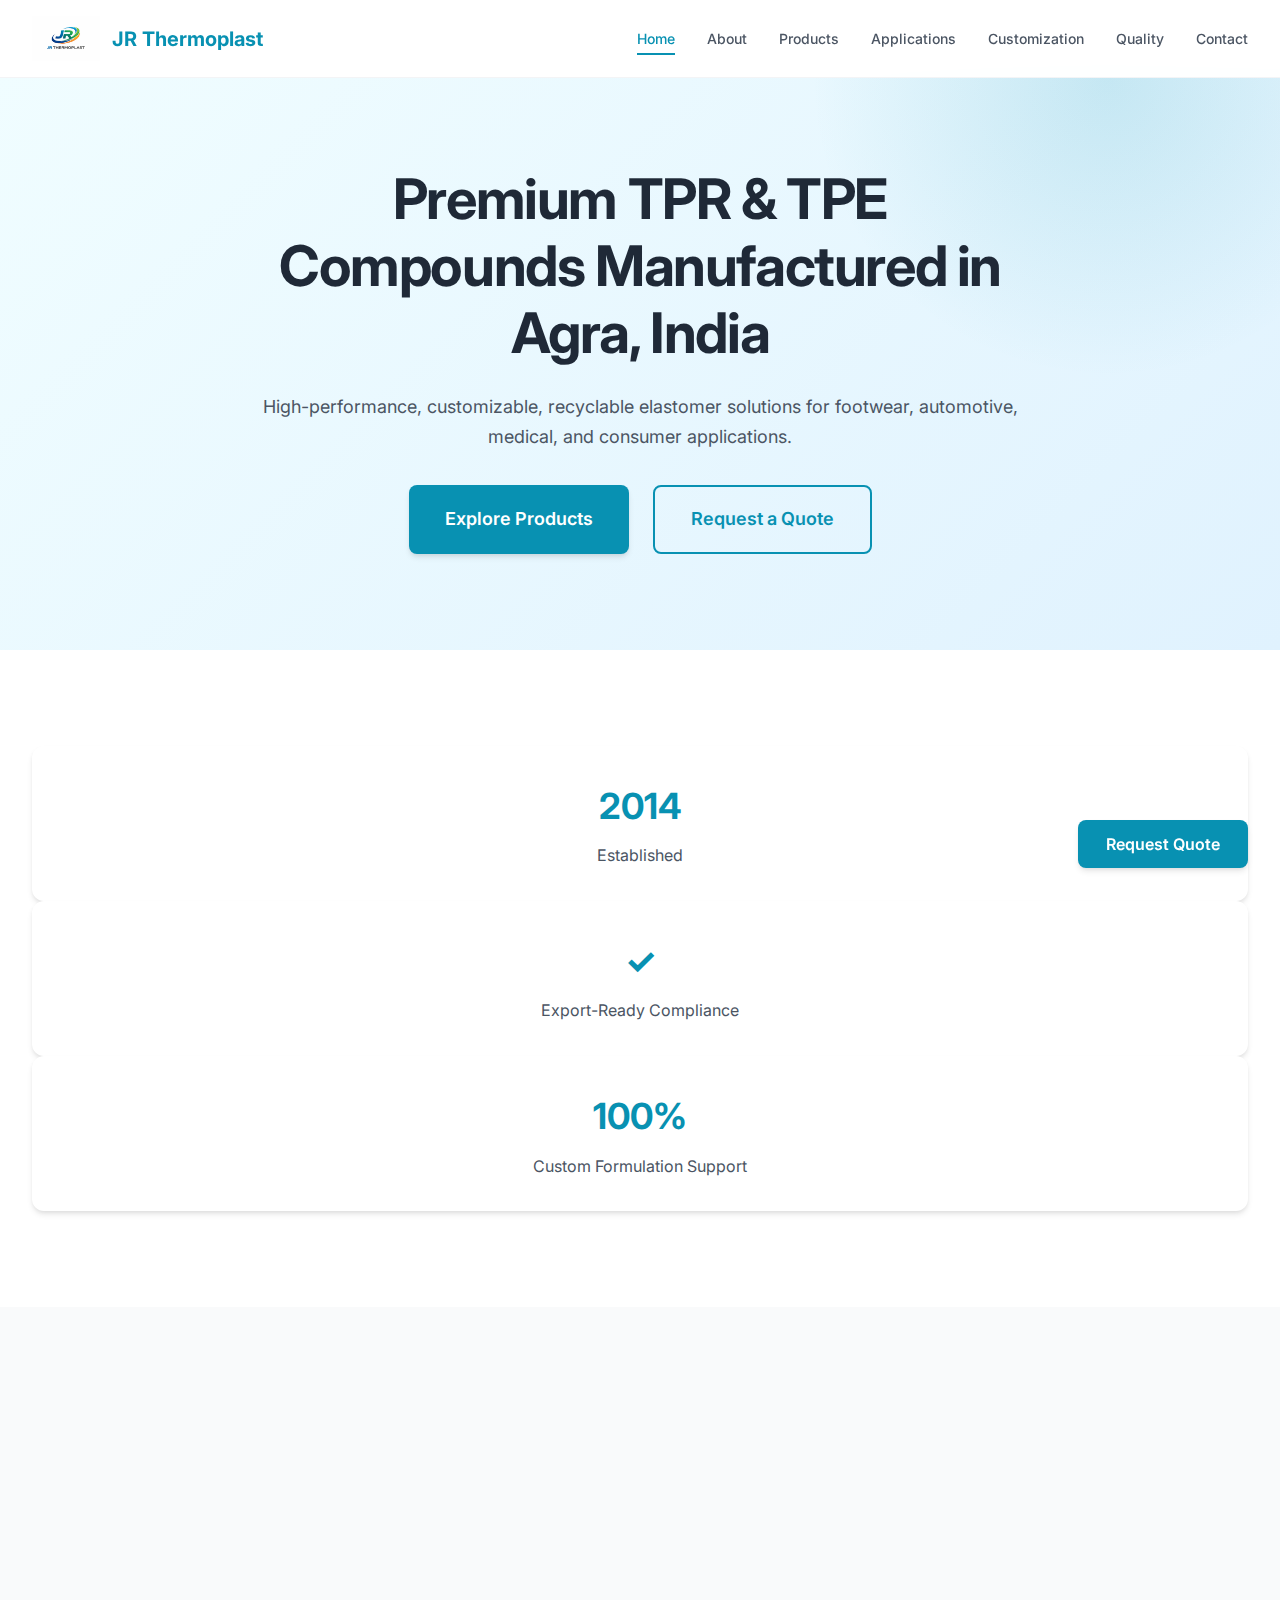
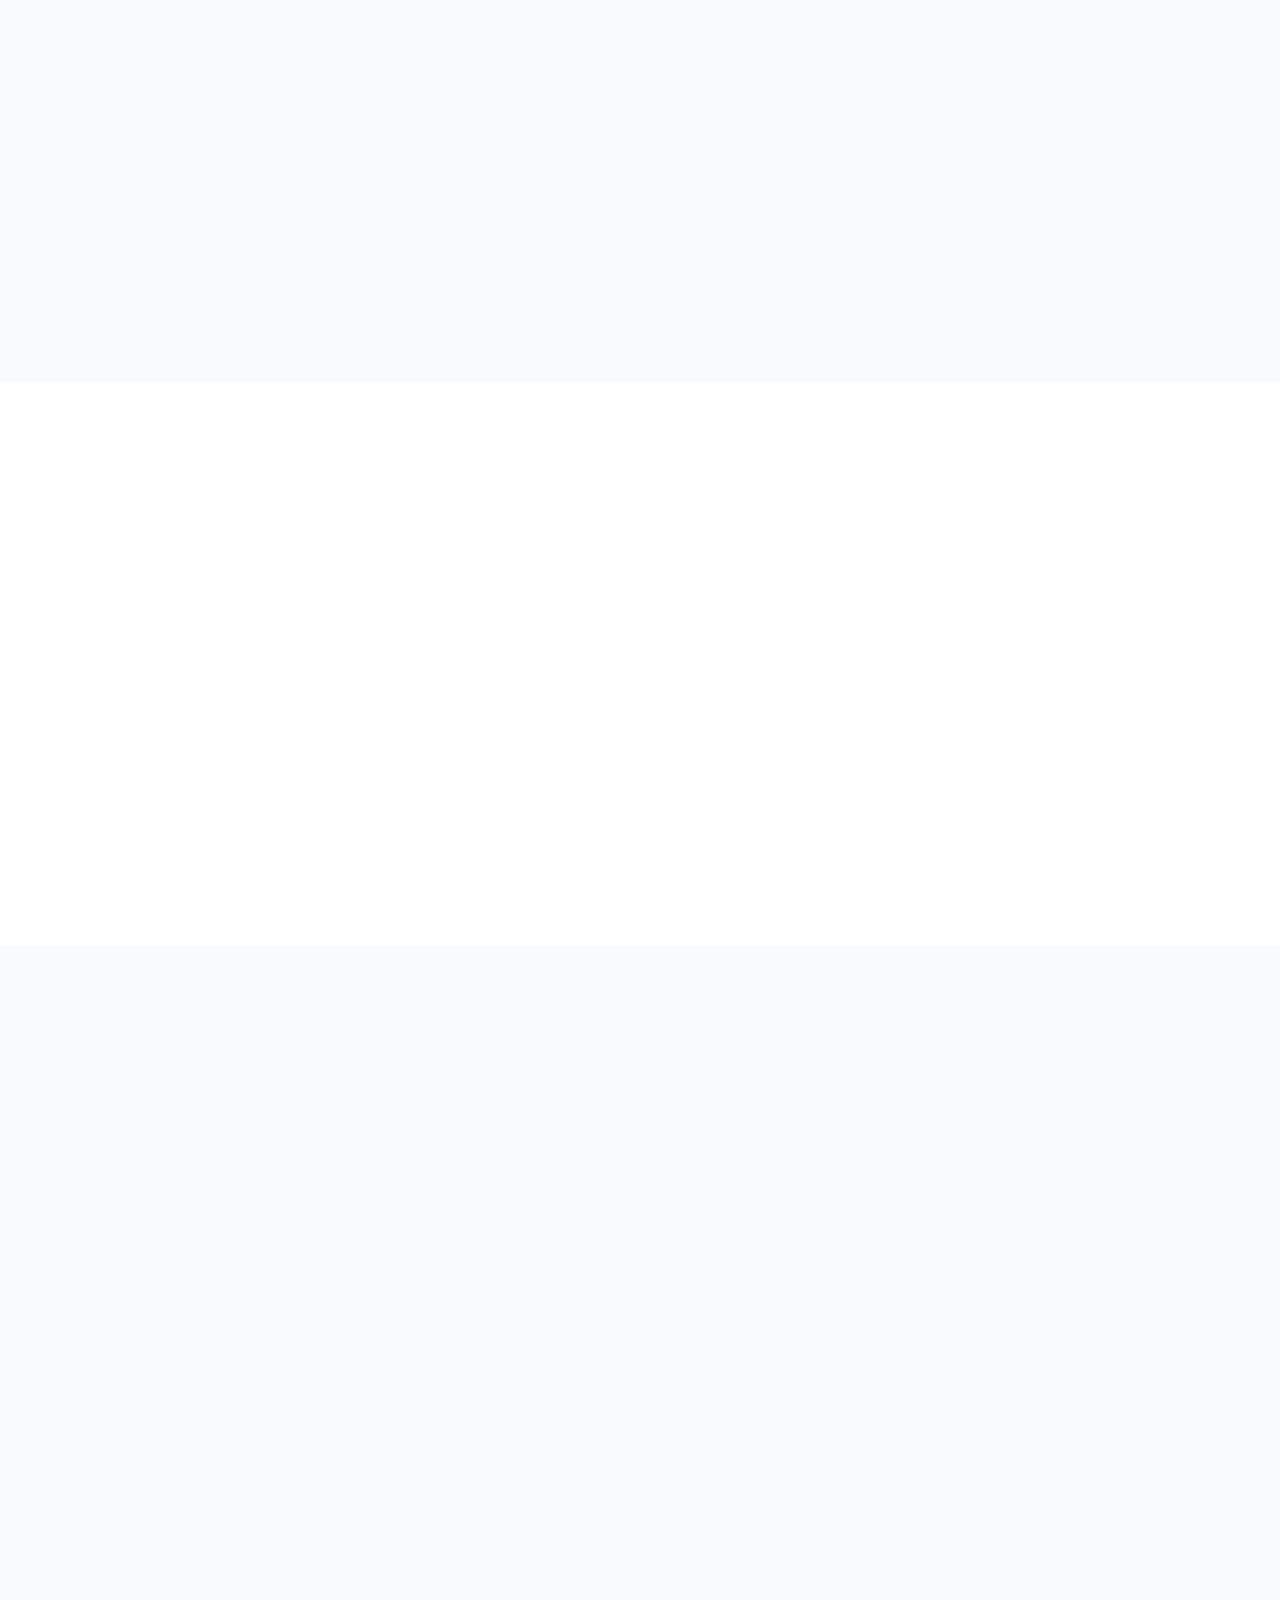
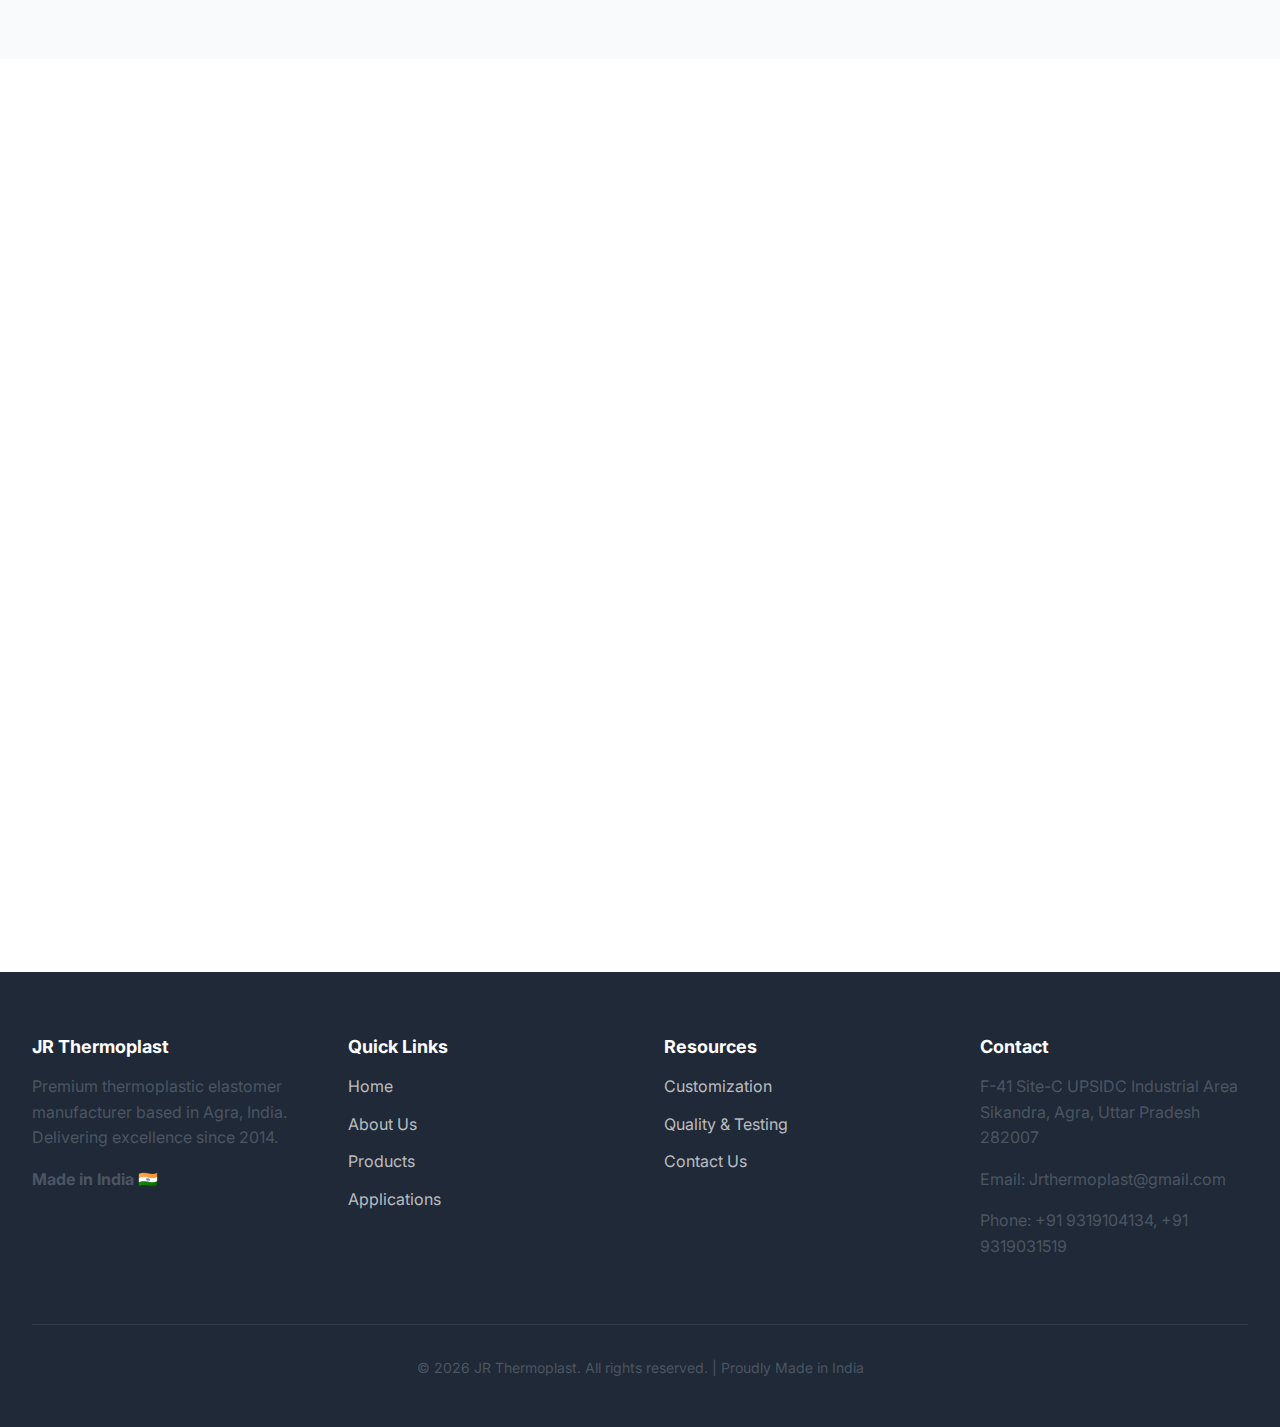
<file: index.html>
<!DOCTYPE html>
<html lang="en">
<head>
    <meta charset="UTF-8">
    <meta name="viewport" content="width=device-width, initial-scale=1.0">
    <meta name="description" content="Premium TPR & TPE Compounds Manufactured in Agra, India. High-performance, customizable, recyclable elastomer solutions for footwear, automotive, medical, and consumer applications.">
    <title>JR Thermoplast | Premium TPR & TPE Compounds | Agra, India</title>
    
    <!-- Google Fonts -->
    <link rel="preconnect" href="https://fonts.googleapis.com">
    <link rel="preconnect" href="https://fonts.gstatic.com" crossorigin>
    <link href="https://fonts.googleapis.com/css2?family=Inter:wght@400;500;600;700&display=swap" rel="stylesheet">
    
    <!-- Stylesheet -->
    <link rel="stylesheet" href="css/styles.css">
</head>
<body>
    <!-- Navigation -->
    <nav class="navbar">
        <div class="container">
            <a href="index.html" class="navbar-brand">
                <img src="assets/logo.jpg" alt="JR Thermoplast Logo">
                JR Thermoplast
            </a>
            <button class="mobile-menu-toggle" aria-label="Toggle menu">
                <span></span>
                <span></span>
                <span></span>
            </button>
            <ul class="navbar-nav">
                <li><a href="index.html" class="nav-link">Home</a></li>
                <li><a href="about.html" class="nav-link">About</a></li>
                <li><a href="products.html" class="nav-link">Products</a></li>
                <li><a href="applications.html" class="nav-link">Applications</a></li>
                <li><a href="customization.html" class="nav-link">Customization</a></li>
                <li><a href="quality.html" class="nav-link">Quality</a></li>
                <li><a href="contact.html" class="nav-link">Contact</a></li>
            </ul>
        </div>
    </nav>

    <!-- Hero Section -->
    <section class="hero">
        <div class="container">
            <div class="hero-content fade-in">
                <h1 class="hero-title">Premium TPR & TPE Compounds Manufactured in Agra, India</h1>
                <p class="hero-subtitle">High-performance, customizable, recyclable elastomer solutions for footwear, automotive, medical, and consumer applications.</p>
                <div class="hero-buttons">
                    <a href="products.html" class="btn btn-primary btn-lg">Explore Products</a>
                    <a href="contact.html" class="btn btn-outline btn-lg">Request a Quote</a>
                </div>
            </div>
        </div>
    </section>

    <!-- Company Snapshot -->
    <section class="section">
        <div class="container">
            <div class="stats-grid fade-in">
                <div class="stat-card">
                    <div class="stat-number" data-target="2014">2014</div>
                    <div class="stat-label">Established</div>
                </div>
                <div class="stat-card">
                    <div class="stat-number">✓</div>
                    <div class="stat-label">Export-Ready Compliance</div>
                </div>
                <div class="stat-card">
                    <div class="stat-number">100%</div>
                    <div class="stat-label">Custom Formulation Support</div>
                </div>
            </div>
        </div>
    </section>

    <!-- Products Overview -->
    <section class="section section-gray">
        <div class="container">
            <div class="text-center mb-4">
                <h2 class="fade-in">Our Products</h2>
                <p class="text-lg text-light fade-in">Advanced thermoplastic elastomer solutions for diverse industries</p>
            </div>
            <div class="grid grid-3">
                <div class="card fade-in">
                    <div class="card-icon">🔷</div>
                    <h3 class="card-title">TPR Compounds</h3>
                    <p class="card-text">Superior resilience (>85% rebound), high abrasion resistance, and excellent processability for footwear and industrial applications.</p>
                    <a href="products.html#tpr" class="btn btn-primary btn-sm mt-3">Learn More</a>
                </div>
                <div class="card fade-in">
                    <div class="card-icon">🔶</div>
                    <h3 class="card-title">TPE Compounds</h3>
                    <p class="card-text">Flexible, UV-resistant materials with excellent colorability for automotive seals, medical tubing, and consumer grips.</p>
                    <a href="products.html#tpe" class="btn btn-primary btn-sm mt-3">Learn More</a>
                </div>
                <div class="card fade-in">
                    <div class="card-icon">⚙️</div>
                    <h3 class="card-title">Custom Compounds</h3>
                    <p class="card-text">Tailored formulations with hardness tuning, color customization, and export compliance to meet your exact specifications.</p>
                    <a href="products.html#custom" class="btn btn-primary btn-sm mt-3">Learn More</a>
                </div>
            </div>
        </div>
    </section>

    <!-- Industries Served -->
    <section class="section">
        <div class="container">
            <div class="text-center mb-4">
                <h2 class="fade-in">Industries We Serve</h2>
                <p class="text-lg text-light fade-in">Trusted partner for global manufacturers</p>
            </div>
            <div class="grid grid-4">
                <div class="industry-card fade-in">
                    <div class="industry-icon">👟</div>
                    <h4 class="industry-name">Footwear</h4>
                    <p class="industry-desc">Soles, midsoles, anti-slip applications</p>
                </div>
                <div class="industry-card fade-in">
                    <div class="industry-icon">🚗</div>
                    <h4 class="industry-name">Automotive</h4>
                    <p class="industry-desc">Seals, gaskets, trim components</p>
                </div>
                <div class="industry-card fade-in">
                    <div class="industry-icon">⚕️</div>
                    <h4 class="industry-name">Medical</h4>
                    <p class="industry-desc">Tubing, flexible medical parts</p>
                </div>
                <div class="industry-card fade-in">
                    <div class="industry-icon">🏭</div>
                    <h4 class="industry-name">Consumer Goods</h4>
                    <p class="industry-desc">Grips, handles, molded parts</p>
                </div>
                <div class="industry-card fade-in">
                    <div class="industry-icon">⚡</div>
                    <h4 class="industry-name">Industrial</h4>
                    <p class="industry-desc">Flexible molded components</p>
                </div>
            </div>
        </div>
    </section>

    <!-- Why Choose Us -->
    <section class="section section-gray">
        <div class="container">
            <div class="text-center mb-4">
                <h2 class="fade-in">Why Choose Us</h2>
                <p class="text-lg text-light fade-in">Your trusted partner for premium polymer solutions</p>
            </div>
            <div class="grid grid-2">
                <div class="card fade-in">
                    <div class="card-icon">🎨</div>
                    <h3 class="card-title">Customization Options</h3>
                    <p class="card-text">Vibrant colorability, hardness tuning, and tread design flexibility to meet export-grade specs like REACH and DIN standards.</p>
                </div>
                <div class="card fade-in">
                    <div class="card-icon">💰</div>
                    <h3 class="card-title">Cost-Effectiveness</h3>
                    <p class="card-text">Competitive pricing from our Agra location, with stable supply and eco-friendly formulations for sustainable sourcing.</p>
                </div>
                <div class="card fade-in">
                    <div class="card-icon">🤝</div>
                    <h3 class="card-title">Exceptional Customer Service</h3>
                    <p class="card-text">Dedicated support with rapid response times, technical consultations, on-time deliveries, and tailored solutions to ensure seamless partnership and repeat business.</p>
                </div>
                <div class="card fade-in">
                    <div class="card-icon">♻️</div>
                    <h3 class="card-title">Sustainable & Recyclable</h3>
                    <p class="card-text">100% recyclable TPR reduces landfill waste, with low-energy processing and no vulcanization chemicals, aligning with global green standards.</p>
                </div>
            </div>
        </div>
    </section>

    <!-- Performance Highlights -->
    <section class="section">
        <div class="container">
            <div class="text-center mb-4">
                <h2 class="fade-in">Performance Highlights</h2>
                <p class="text-lg text-light fade-in">Engineered for demanding applications</p>
            </div>
            <div class="badge-grid fade-in">
                <span class="badge">Wide Hardness Range (Shore A 30-95)</span>
                <span class="badge">High Resilience (>85% Rebound)</span>
                <span class="badge">High Abrasion Resistance (≤150 mm³)</span>
                <span class="badge">UV & Chemical Stability</span>
                <span class="badge">Temperature Range -50°C to 120°C</span>
                <span class="badge">Ozone Resistance ≥48 Hours</span>
                <span class="badge">Excellent Processability</span>
                <span class="badge">100% Recyclable</span>
            </div>
        </div>
    </section>

    <!-- Final CTA Banner -->
    <section class="section">
        <div class="container">
            <div class="cta-banner fade-in">
                <h2>Need the right compound for your application?</h2>
                <p>Our technical team is ready to help you find the perfect solution</p>
                <a href="contact.html" class="btn btn-outline btn-lg">Talk to Our Team</a>
            </div>
        </div>
    </section>

    <!-- Footer -->
    <footer class="footer">
        <div class="container">
            <div class="footer-grid">
                <div class="footer-section">
                    <h3>JR Thermoplast</h3>
                    <p>Premium thermoplastic elastomer manufacturer based in Agra, India. Delivering excellence since 2014.</p>
                    <p class="mt-2"><strong>Made in India 🇮🇳</strong></p>
                </div>
                <div class="footer-section">
                    <h3>Quick Links</h3>
                    <div class="footer-links">
                        <a href="index.html" class="footer-link">Home</a>
                        <a href="about.html" class="footer-link">About Us</a>
                        <a href="products.html" class="footer-link">Products</a>
                        <a href="applications.html" class="footer-link">Applications</a>
                    </div>
                </div>
                <div class="footer-section">
                    <h3>Resources</h3>
                    <div class="footer-links">
                        <a href="customization.html" class="footer-link">Customization</a>
                        <a href="quality.html" class="footer-link">Quality & Testing</a>
                        <a href="contact.html" class="footer-link">Contact Us</a>
                    </div>
                </div>
                <div class="footer-section">
                    <h3>Contact</h3>
                    <p>F-41 Site-C UPSIDC Industrial Area<br>Sikandra, Agra, Uttar Pradesh 282007</p>
                    <p>Email: Jrthermoplast@gmail.com</p>
                    <p>Phone: +91 9319104134, +91 9319031519</p>
                </div>
            </div>
            <div class="footer-bottom">
                <p>&copy; 2026 JR Thermoplast. All rights reserved. | Proudly Made in India</p>
            </div>
        </div>
    </footer>

    <!-- Floating CTA Button -->
    <a href="contact.html" class="floating-cta">
        <button class="btn btn-primary">Request Quote</button>
    </a>

    <!-- JavaScript -->
    <script src="js/main.js"></script>
</body>
</html>
</file>
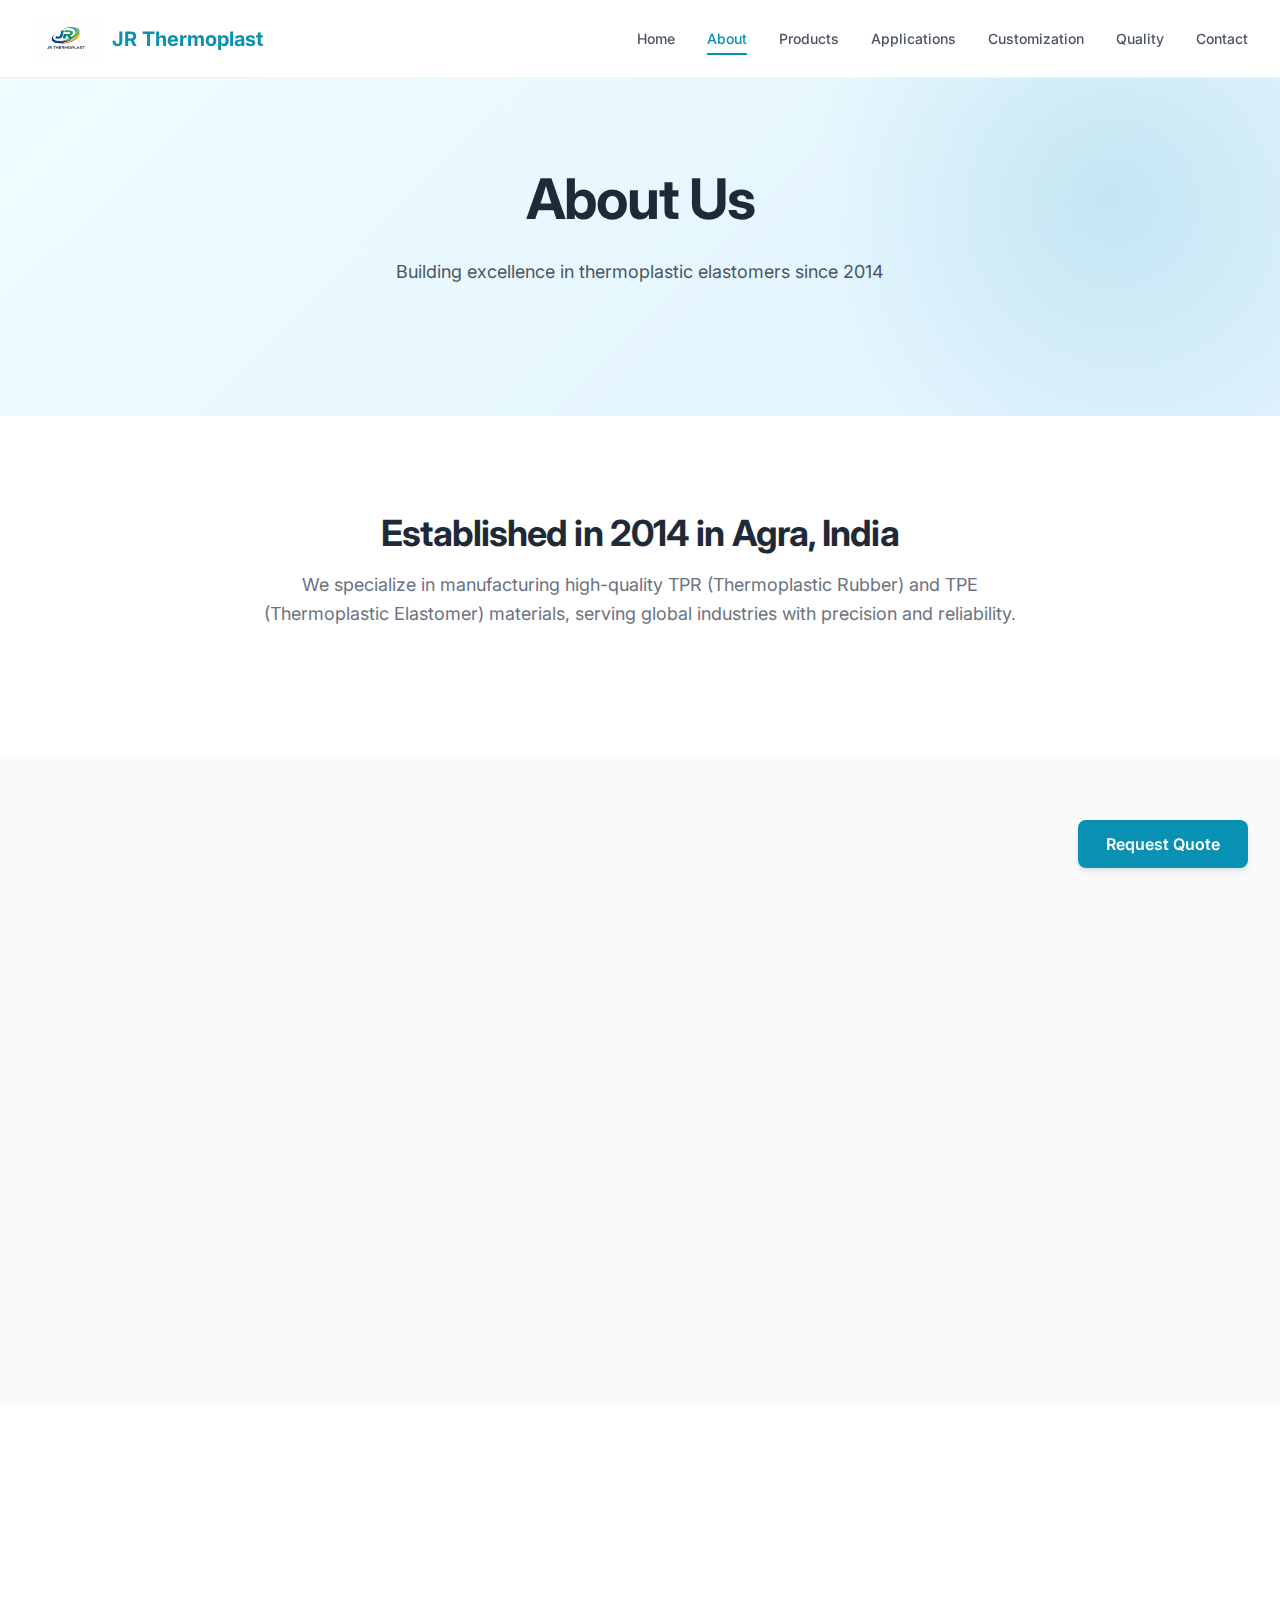
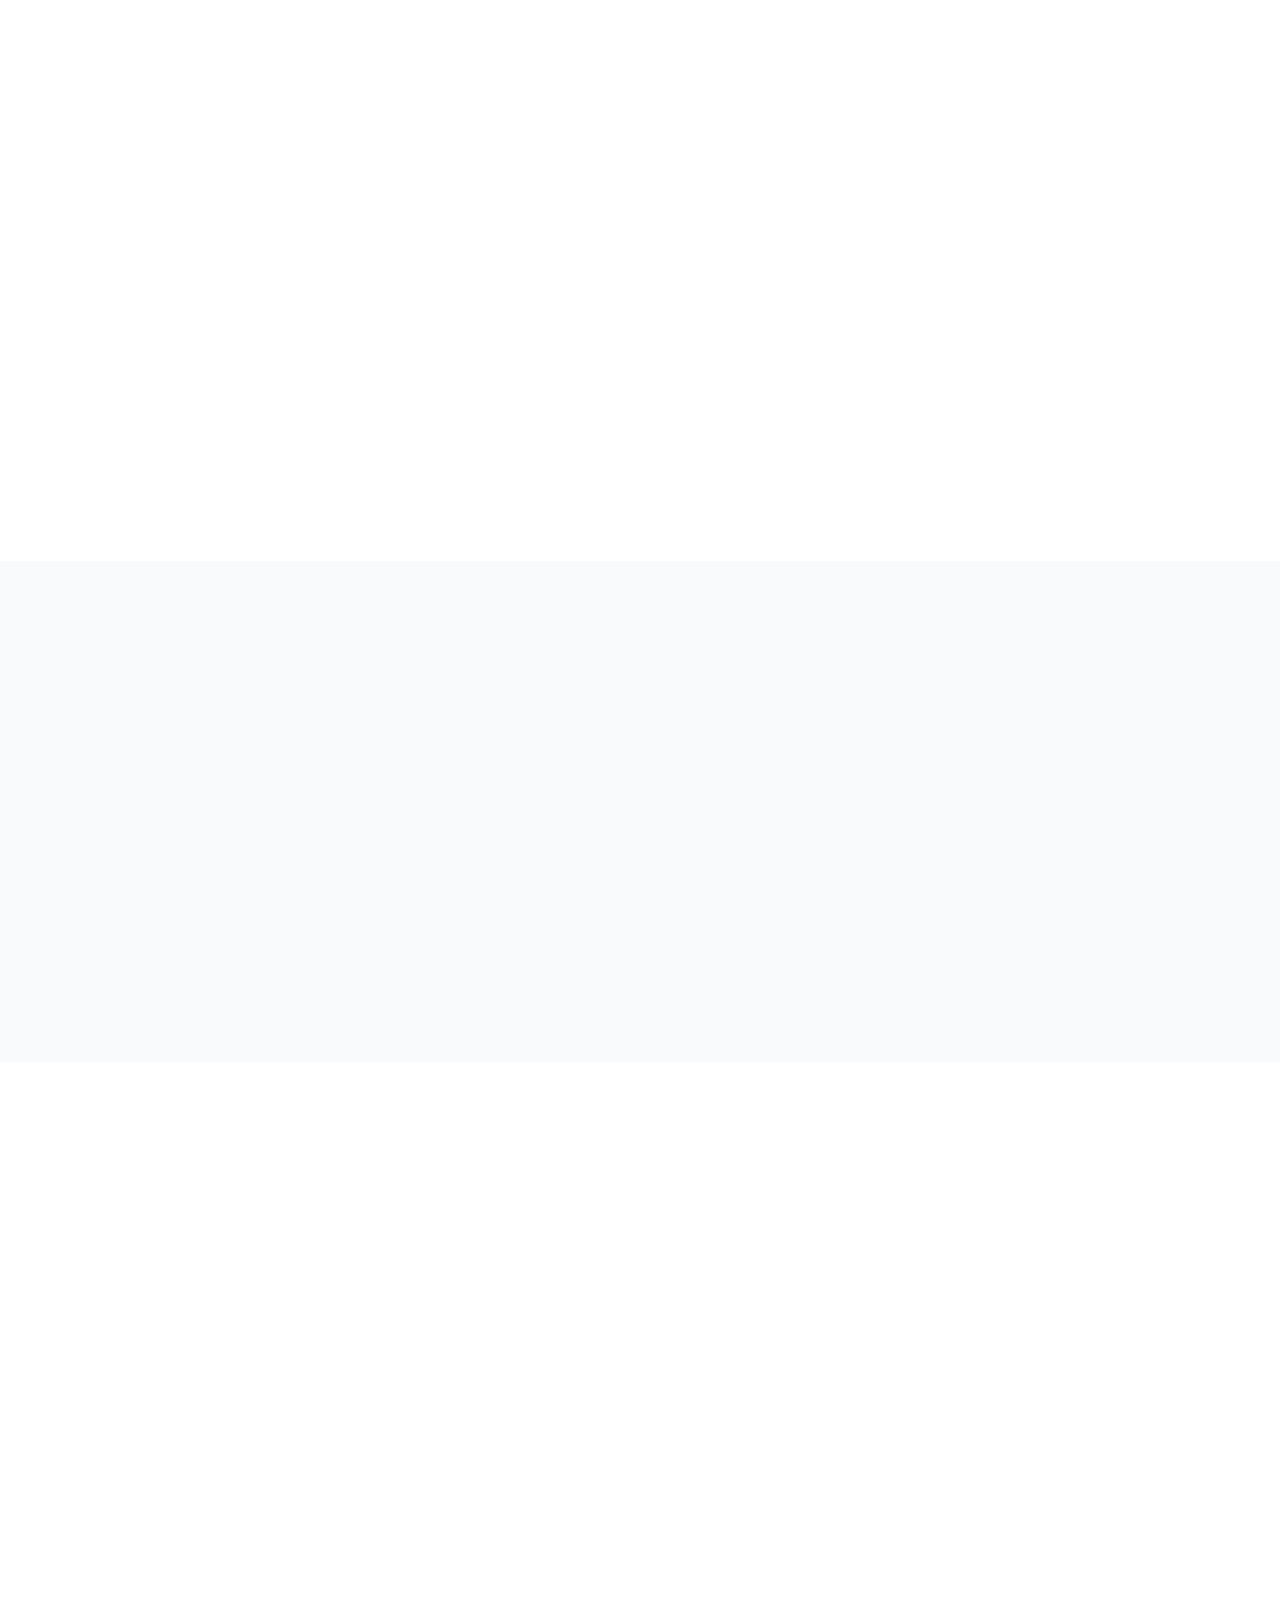
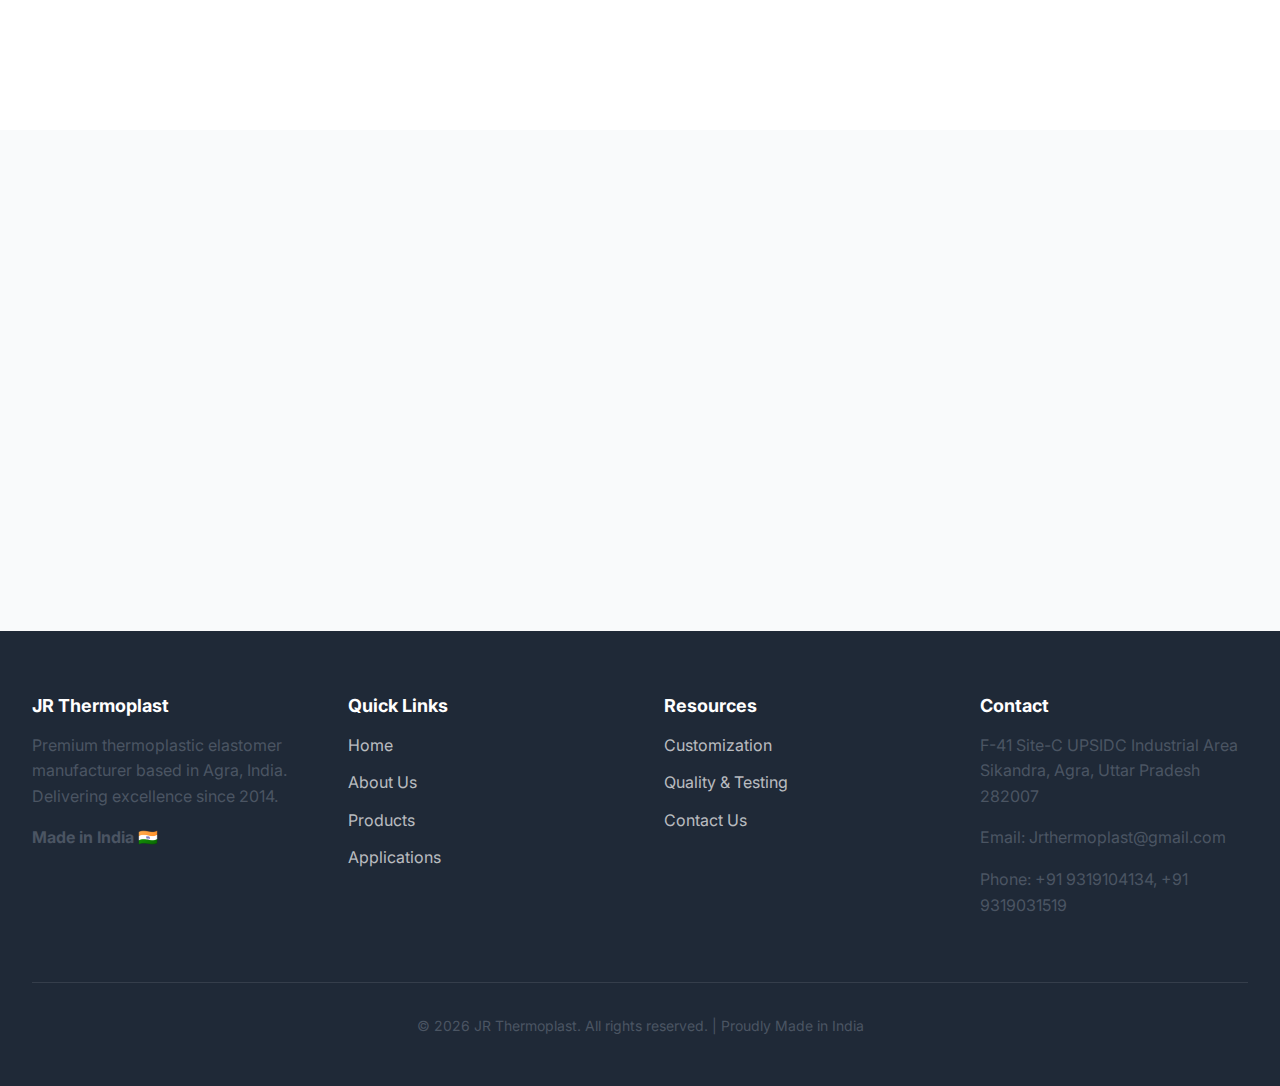
<file: about.html>
<!DOCTYPE html>
<html lang="en">
<head>
    <meta charset="UTF-8">
    <meta name="viewport" content="width=device-width, initial-scale=1.0">
    <meta name="description" content="Established in 2014 in Agra, India. Learn about our expertise in TPR & TPE manufacturing, our mission, vision, and commitment to excellence.">
    <title>About Us | JR Thermoplast | Agra, India</title>
    
    <!-- Google Fonts -->
    <link rel="preconnect" href="https://fonts.googleapis.com">
    <link rel="preconnect" href="https://fonts.gstatic.com" crossorigin>
    <link href="https://fonts.googleapis.com/css2?family=Inter:wght@400;500;600;700&display=swap" rel="stylesheet">
    
    <!-- Stylesheet -->
    <link rel="stylesheet" href="css/styles.css?v=5">
</head>
<body>
    <!-- Navigation -->
    <nav class="navbar">
        <div class="container">
            <a href="index.html" class="navbar-brand">
                <img src="assets/logo.jpg" alt="JR Thermoplast Logo">
                JR Thermoplast
            </a>
            <button class="mobile-menu-toggle" aria-label="Toggle menu">
                <span></span>
                <span></span>
                <span></span>
            </button>
            <ul class="navbar-nav">
                <li><a href="index.html" class="nav-link">Home</a></li>
                <li><a href="about.html" class="nav-link">About</a></li>
                <li><a href="products.html" class="nav-link">Products</a></li>
                <li><a href="applications.html" class="nav-link">Applications</a></li>
                <li><a href="customization.html" class="nav-link">Customization</a></li>
                <li><a href="quality.html" class="nav-link">Quality</a></li>
                <li><a href="contact.html" class="nav-link">Contact</a></li>
            </ul>
        </div>
    </nav>

    <!-- Page Header -->
    <section class="hero">
        <div class="container">
            <div class="hero-content fade-in">
                <h1 class="hero-title">About Us</h1>
                <p class="hero-subtitle">Building excellence in thermoplastic elastomers since 2014</p>
            </div>
        </div>
    </section>

    <!-- Introduction -->
    <section class="section">
        <div class="container">
            <div class="text-center mb-4">
                <h2 class="fade-in">Established in 2014 in Agra, India</h2>
                <p class="text-lg fade-in section-intro__subtitle">We specialize in manufacturing high-quality TPR (Thermoplastic Rubber) and TPE (Thermoplastic Elastomer) materials, serving global industries with precision and reliability.</p>
            </div>
        </div>
    </section>

    <!-- Our Expertise -->
    <section class="section section-gray">
        <div class="container">
            <h2 class="text-center mb-4 fade-in">Our Expertise</h2>
            <p class="text-center text-lg mb-4 fade-in section-intro__subtitle section-intro__subtitle--wide mb-4">With roots in Agra's industrial hub, we deliver versatile, durable polymers for diverse applications. Our state-of-the-art facility ensures precision compounding and customization.</p>
            
            <div class="grid grid-2">
                <div class="card fade-in">
                    <div class="card-icon">🚗</div>
                    <h3 class="card-title">Automotive Seals</h3>
                    <p class="card-text">High-performance sealing solutions with excellent chemical resistance and temperature stability for automotive applications.</p>
                </div>
                <div class="card fade-in">
                    <div class="card-icon">👟</div>
                    <h3 class="card-title">Shoe Soles</h3>
                    <p class="card-text">Superior abrasion resistance and anti-slip properties for footwear applications, meeting international export standards.</p>
                </div>
                <div class="card fade-in">
                    <div class="card-icon">⚕️</div>
                    <h3 class="card-title">Medical Tubing</h3>
                    <p class="card-text">Biocompatible, flexible TPE solutions for medical devices and tubing applications with regulatory compliance.</p>
                </div>
                <div class="card fade-in">
                    <div class="card-icon">✋</div>
                    <h3 class="card-title">Consumer Grips</h3>
                    <p class="card-text">Soft-touch, ergonomic materials for handles, grips, and consumer products with excellent tactile properties.</p>
                </div>
            </div>
        </div>
    </section>

    <!-- Commitment to Excellence -->
    <section class="section">
        <div class="container">
            <h2 class="text-center mb-4 fade-in">Commitment to Excellence</h2>
            <p class="text-center text-lg mb-4 fade-in section-intro__subtitle section-intro__subtitle--wide mb-4">Since our founding in 2014, we have fostered a high priority on client collaborations, innovation, and sustainability. We satisfy strict requirements for flexibility, anti-slip qualities, and recyclability while catering to international markets.</p>
            
            <div class="grid grid-3">
                <div class="card fade-in">
                    <div class="card-icon">💡</div>
                    <h3 class="card-title">Innovation</h3>
                    <p class="card-text">Continuous R&D in material science to develop cutting-edge formulations that meet evolving industry needs.</p>
                </div>
                <div class="card fade-in">
                    <div class="card-icon">🌱</div>
                    <h3 class="card-title">Sustainability</h3>
                    <p class="card-text">Commitment to environmental responsibility through recyclable materials and energy-efficient manufacturing processes.</p>
                </div>
                <div class="card fade-in">
                    <div class="card-icon">🤝</div>
                    <h3 class="card-title">Client Partnerships</h3>
                    <p class="card-text">Building long-term relationships through exceptional service, technical support, and customized solutions.</p>
                </div>
            </div>
            
            <p class="text-center text-lg mt-4 fade-in" style="max-width: 900px; margin: 3rem auto 0;">Our growth reflects Agra's manufacturing heritage, blending traditional craftsmanship with modern thermoplastic technology to serve global markets with confidence.</p>
        </div>
    </section>

    <!-- Mission & Vision -->
    <section class="section section-gray">
        <div class="container">
            <div class="grid grid-2" style="gap: 3rem;">
                <div class="fade-in">
                    <h2 class="mb-3">Our Mission</h2>
                    <div class="card" style="height: 100%;">
                        <p class="card-text" style="font-size: 1.125rem; line-height: 1.8;">To deliver superior-quality TPR and TPE compounds that combine innovation, sustainability, and reliability, empowering industries like footwear, automotive, and consumer goods with customizable, high-performance materials while fostering ethical manufacturing practices in Agra's vibrant ecosystem.</p>
                    </div>
                </div>
                <div class="fade-in">
                    <h2 class="mb-3">Our Vision</h2>
                    <div class="card" style="height: 100%;">
                        <p class="card-text" style="font-size: 1.125rem; line-height: 1.8;">To become India's leading manufacturer of premium TPR & TPE solutions by 2030, pioneering recyclable elastomers that set global benchmarks for durability, colorability, and environmental responsibility, while creating lasting value for customers, employees, and communities.</p>
                    </div>
                </div>
            </div>
        </div>
    </section>

    <!-- Key Goals -->
    <section class="section">
        <div class="container">
            <h2 class="text-center mb-4 fade-in">Key Goals</h2>
            <p class="text-center text-lg mb-4 fade-in" style="max-width: 800px; margin: 0 auto 3rem;">Our strategic objectives guide us toward excellence and sustainable growth</p>
            
            <div class="grid grid-3">
                <div class="card fade-in">
                    <div class="card-icon">✓</div>
                    <h3 class="card-title">100% Compliance</h3>
                    <p class="card-text">Achieve complete compliance with international standards like ASTM D412, REACH, and SATRA for export-grade quality assurance.</p>
                </div>
                <div class="card fade-in">
                    <div class="card-icon">📈</div>
                    <h3 class="card-title">50% Annual Growth</h3>
                    <p class="card-text">Expand production capacity by 50% annually while maintaining recyclability and superior mechanical properties such as >85% resilience and abrasion resistance.</p>
                </div>
                <div class="card fade-in">
                    <div class="card-icon">🔬</div>
                    <h3 class="card-title">R&D Excellence</h3>
                    <p class="card-text">Foster sustainable growth through R&D in vibrant colorability and UV stability, targeting 30% market share in footwear soles.</p>
                </div>
            </div>
        </div>
    </section>

    <!-- CTA Section -->
    <section class="section section-gray">
        <div class="container">
            <div class="cta-banner fade-in">
                <h2>Partner with Us</h2>
                <p>Join hundreds of satisfied clients who trust our expertise and quality</p>
                <a href="contact.html" class="btn btn-outline btn-lg">Get in Touch</a>
            </div>
        </div>
    </section>

    <!-- Footer -->
    <footer class="footer">
        <div class="container">
            <div class="footer-grid">
                <div class="footer-section">
                    <h3>JR Thermoplast</h3>
                    <p>Premium thermoplastic elastomer manufacturer based in Agra, India. Delivering excellence since 2014.</p>
                    <p class="mt-2"><strong>Made in India 🇮🇳</strong></p>
                </div>
                <div class="footer-section">
                    <h3>Quick Links</h3>
                    <div class="footer-links">
                        <a href="index.html" class="footer-link">Home</a>
                        <a href="about.html" class="footer-link">About Us</a>
                        <a href="products.html" class="footer-link">Products</a>
                        <a href="applications.html" class="footer-link">Applications</a>
                    </div>
                </div>
                <div class="footer-section">
                    <h3>Resources</h3>
                    <div class="footer-links">
                        <a href="customization.html" class="footer-link">Customization</a>
                        <a href="quality.html" class="footer-link">Quality & Testing</a>
                        <a href="contact.html" class="footer-link">Contact Us</a>
                    </div>
                </div>
                <div class="footer-section">
                    <h3>Contact</h3>
                    <p>F-41 Site-C UPSIDC Industrial Area<br>Sikandra, Agra, Uttar Pradesh 282007</p>
                    <p>Email: Jrthermoplast@gmail.com</p>
                    <p>Phone: +91 9319104134, +91 9319031519</p>
                </div>
            </div>
            <div class="footer-bottom">
                <p>&copy; 2026 JR Thermoplast. All rights reserved. | Proudly Made in India</p>
            </div>
        </div>
    </footer>

    <!-- Floating CTA Button -->
    <a href="contact.html" class="floating-cta">
        <button class="btn btn-primary">Request Quote</button>
    </a>

    <!-- JavaScript -->
    <script src="js/main.js"></script>
</body>
</html>
</file>
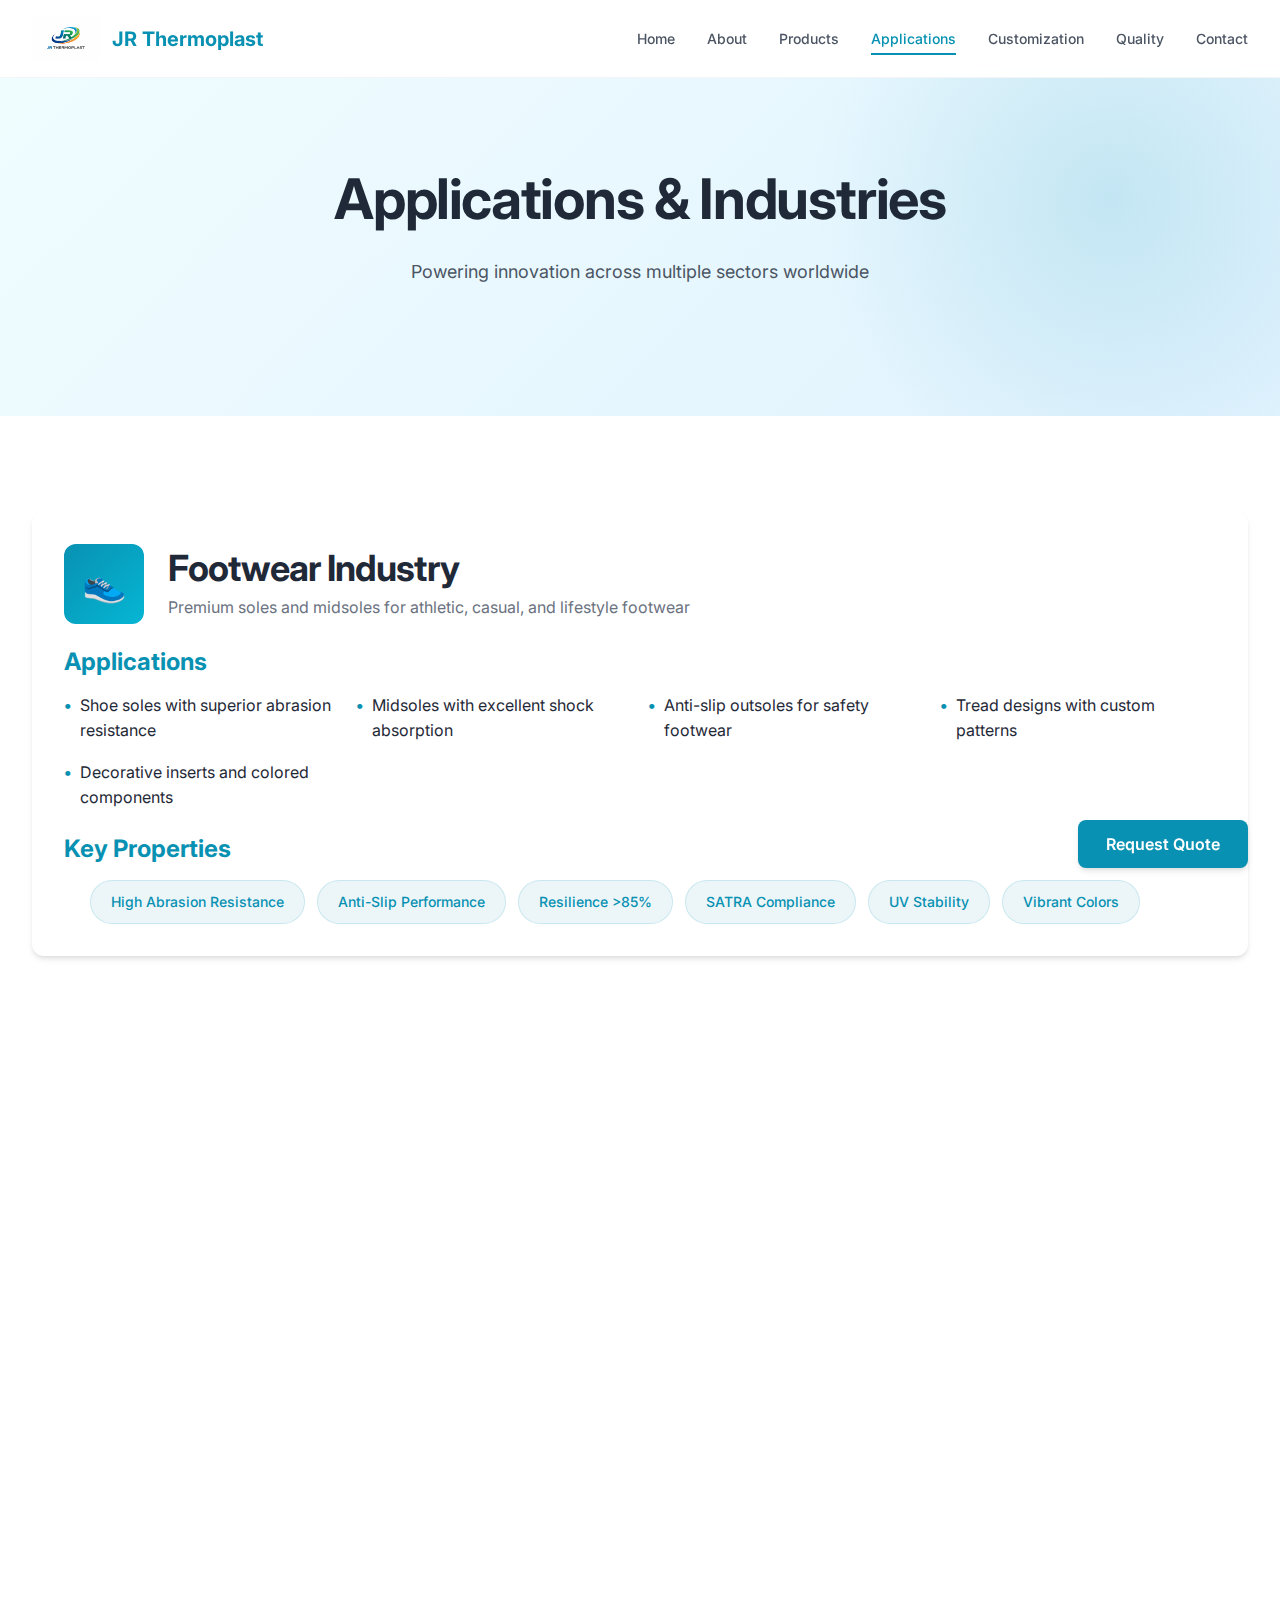
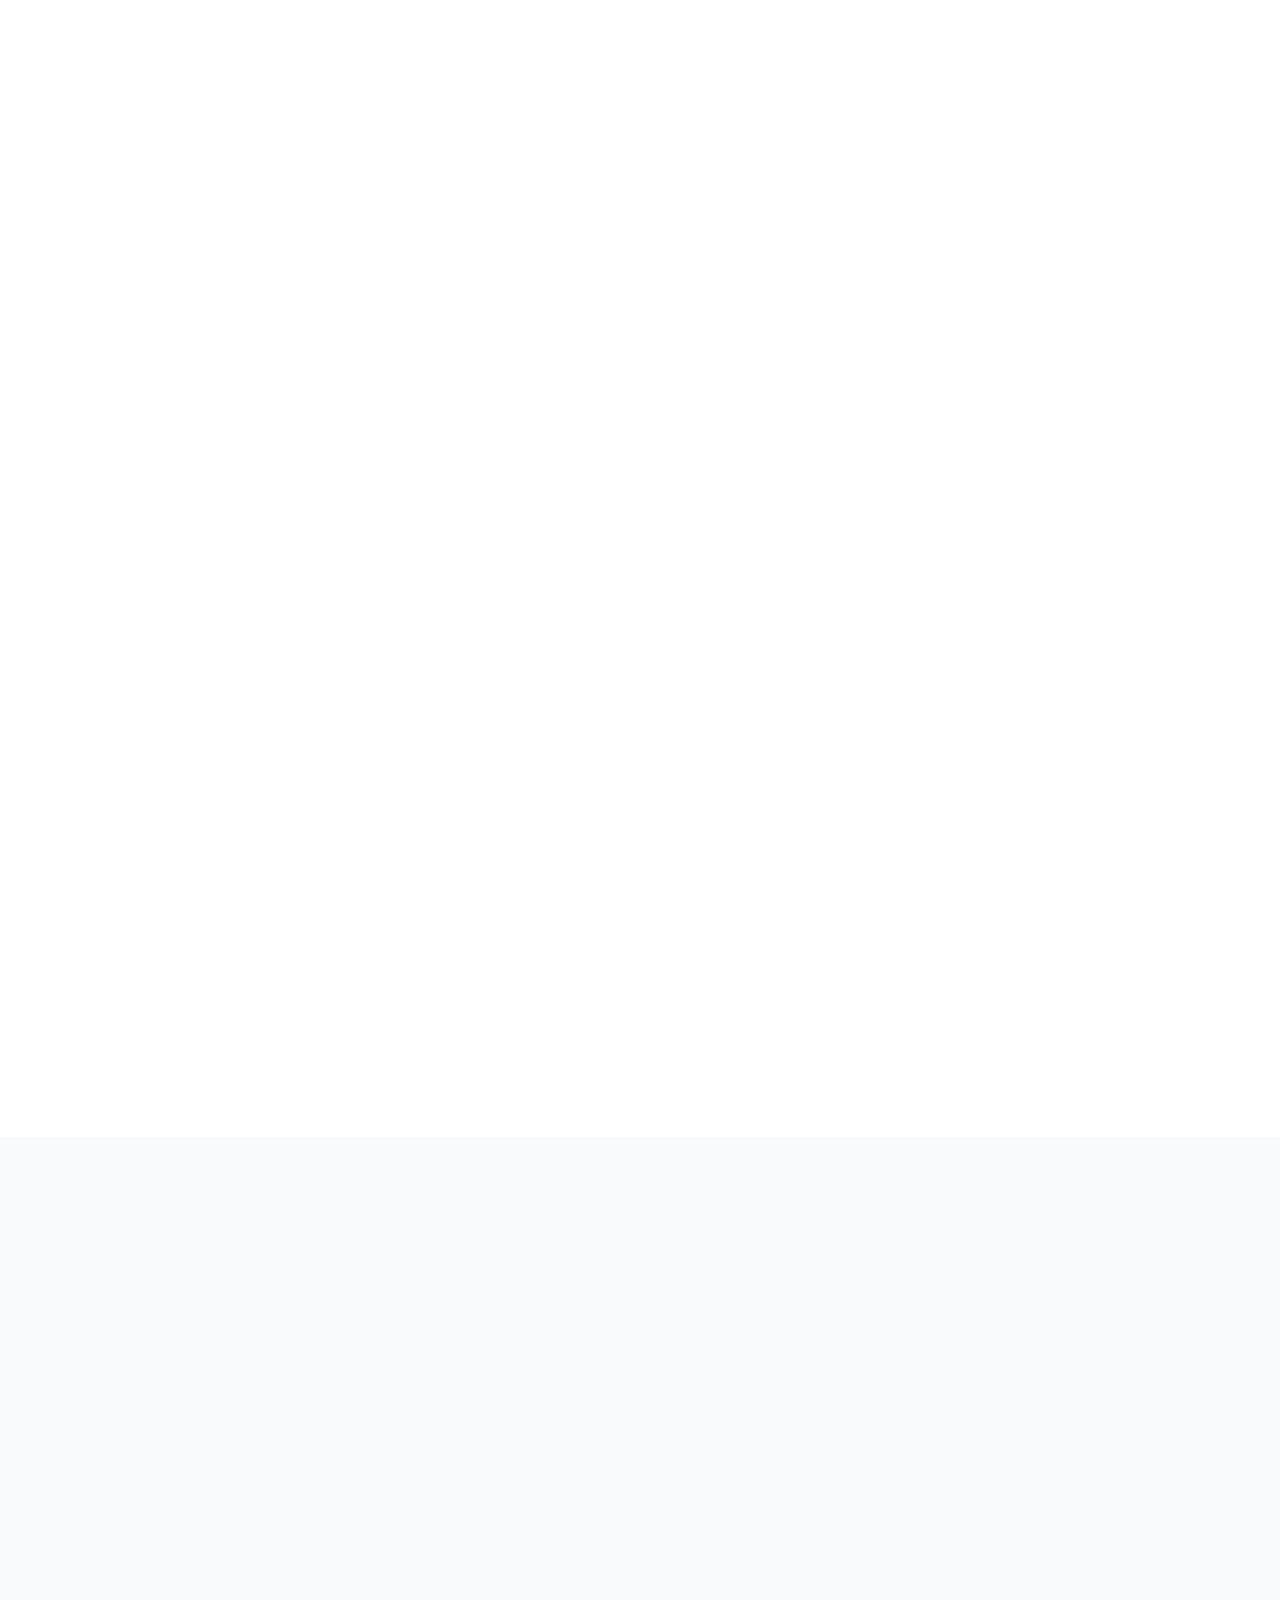
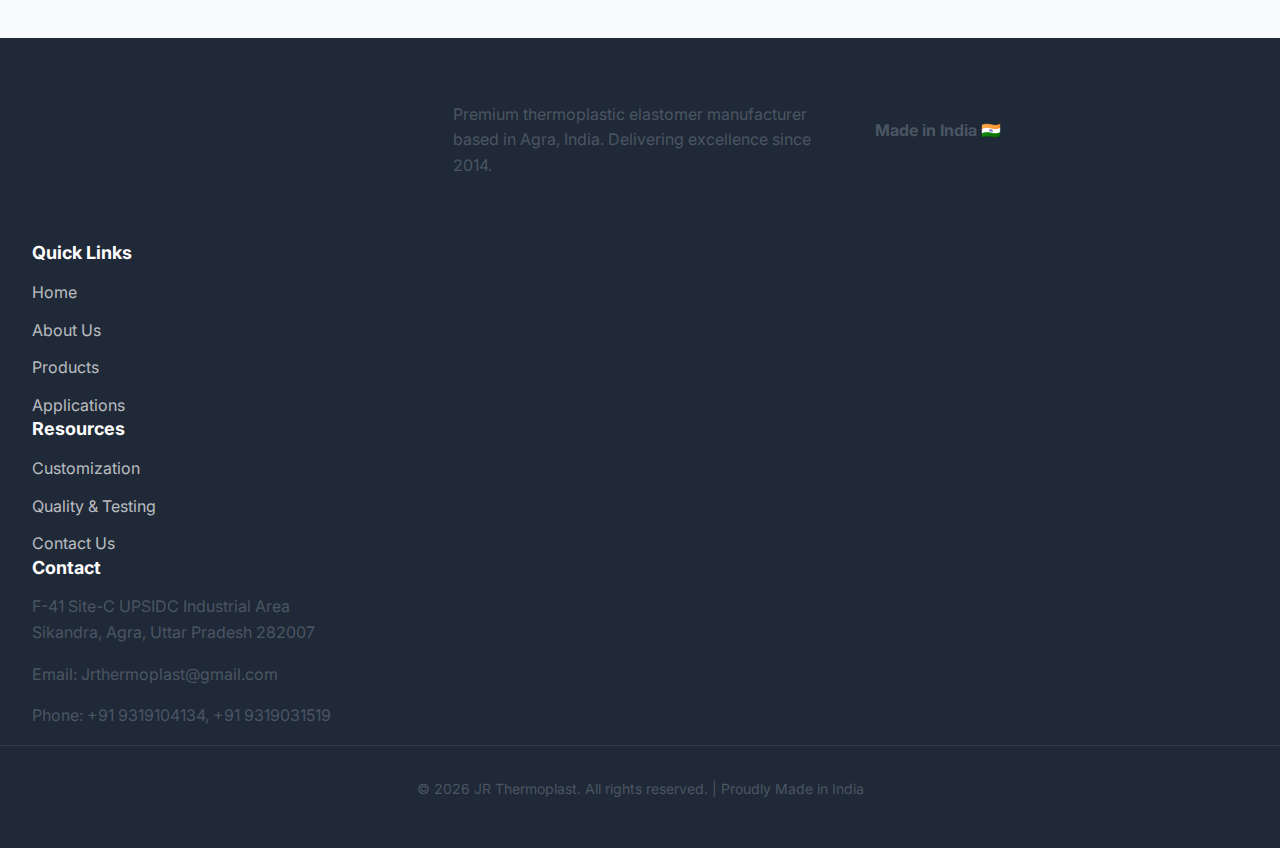
<file: applications.html>
<!DOCTYPE html>
<html lang="en">
<head>
    <meta charset="UTF-8">
    <meta name="viewport" content="width=device-width, initial-scale=1.0">
    <meta name="description" content="TPR & TPE applications across footwear, automotive, medical, consumer goods, and industrial sectors. Discover how our compounds serve diverse industries.">
    <title>Applications & Industries | JR Thermoplast</title>
    
    <!-- Google Fonts -->
    <link rel="preconnect" href="https://fonts.googleapis.com">
    <link rel="preconnect" href="https://fonts.gstatic.com" crossorigin>
    <link href="https://fonts.googleapis.com/css2?family=Inter:wght@400;500;600;700&display=swap" rel="stylesheet">
    
    <!-- Stylesheet -->
    <link rel="stylesheet" href="css/styles.css">
</head>
<body>
    <!-- Navigation -->
    <nav class="navbar">
        <div class="container">
            <a href="index.html" class="navbar-brand">
                <img src="assets/logo.jpg" alt="JR Thermoplast Logo">
                JR Thermoplast
            </a>
            <button class="mobile-menu-toggle" aria-label="Toggle menu">
                <span></span>
                <span></span>
                <span></span>
            </button>
            <ul class="navbar-nav">
                <li><a href="index.html" class="nav-link">Home</a></li>
                <li><a href="about.html" class="nav-link">About</a></li>
                <li><a href="products.html" class="nav-link">Products</a></li>
                <li><a href="applications.html" class="nav-link">Applications</a></li>
                <li><a href="customization.html" class="nav-link">Customization</a></li>
                <li><a href="quality.html" class="nav-link">Quality</a></li>
                <li><a href="contact.html" class="nav-link">Contact</a></li>
            </ul>
        </div>
    </nav>

    <!-- Page Header -->
    <section class="hero">
        <div class="container">
            <div class="hero-content fade-in">
                <h1 class="hero-title">Applications & Industries</h1>
                <p class="hero-subtitle">Powering innovation across multiple sectors worldwide</p>
            </div>
        </div>
    </section>

    <!-- Industries Section -->
    <section class="section">
        <div class="container">
            <!-- Footwear Industry -->
            <div class="card fade-in mb-4">
                <div style="display: flex; align-items: center; gap: 1.5rem; margin-bottom: 1.5rem;">
                    <div class="industry-icon" style="margin: 0;">👟</div>
                    <div>
                        <h2 style="margin-bottom: 0.25rem;">Footwear Industry</h2>
                        <p class="text-light" style="margin: 0;">Premium soles and midsoles for athletic, casual, and lifestyle footwear</p>
                    </div>
                </div>
                
                <h4 style="margin-top: 1.5rem; margin-bottom: 1rem; color: #0891b2;">Applications</h4>
                <ul style="list-style: none; padding: 0; display: grid; grid-template-columns: repeat(auto-fit, minmax(250px, 1fr)); gap: 1rem;">
                    <li style="display: flex; align-items: start; gap: 0.5rem;">
                        <span style="color: #0891b2; font-weight: bold;">•</span>
                        <span>Shoe soles with superior abrasion resistance</span>
                    </li>
                    <li style="display: flex; align-items: start; gap: 0.5rem;">
                        <span style="color: #0891b2; font-weight: bold;">•</span>
                        <span>Midsoles with excellent shock absorption</span>
                    </li>
                    <li style="display: flex; align-items: start; gap: 0.5rem;">
                        <span style="color: #0891b2; font-weight: bold;">•</span>
                        <span>Anti-slip outsoles for safety footwear</span>
                    </li>
                    <li style="display: flex; align-items: start; gap: 0.5rem;">
                        <span style="color: #0891b2; font-weight: bold;">•</span>
                        <span>Tread designs with custom patterns</span>
                    </li>
                    <li style="display: flex; align-items: start; gap: 0.5rem;">
                        <span style="color: #0891b2; font-weight: bold;">•</span>
                        <span>Decorative inserts and colored components</span>
                    </li>
                </ul>
                
                <h4 style="margin-top: 1.5rem; margin-bottom: 1rem; color: #0891b2;">Key Properties</h4>
                <div class="badge-grid" style="justify-content: flex-start;">
                    <span class="badge">High Abrasion Resistance</span>
                    <span class="badge">Anti-Slip Performance</span>
                    <span class="badge">Resilience >85%</span>
                    <span class="badge">SATRA Compliance</span>
                    <span class="badge">UV Stability</span>
                    <span class="badge">Vibrant Colors</span>
                </div>
            </div>

            <!-- Automotive Industry -->
            <div class="card fade-in mb-4">
                <div style="display: flex; align-items: center; gap: 1.5rem; margin-bottom: 1.5rem;">
                    <div class="industry-icon" style="margin: 0;">🚗</div>
                    <div>
                        <h2 style="margin-bottom: 0.25rem;">Automotive Industry</h2>
                        <p class="text-light" style="margin: 0;">Durable sealing and trim components for automotive applications</p>
                    </div>
                </div>
                
                <h4 style="margin-top: 1.5rem; margin-bottom: 1rem; color: #0891b2;">Applications</h4>
                <ul style="list-style: none; padding: 0; display: grid; grid-template-columns: repeat(auto-fit, minmax(250px, 1fr)); gap: 1rem;">
                    <li style="display: flex; align-items: start; gap: 0.5rem;">
                        <span style="color: #0891b2; font-weight: bold;">•</span>
                        <span>Door seals and weatherstripping</span>
                    </li>
                    <li style="display: flex; align-items: start; gap: 0.5rem;">
                        <span style="color: #0891b2; font-weight: bold;">•</span>
                        <span>Window gaskets and seals</span>
                    </li>
                    <li style="display: flex; align-items: start; gap: 0.5rem;">
                        <span style="color: #0891b2; font-weight: bold;">•</span>
                        <span>Interior trim components</span>
                    </li>
                    <li style="display: flex; align-items: start; gap: 0.5rem;">
                        <span style="color: #0891b2; font-weight: bold;">•</span>
                        <span>Soft-touch grips and handles</span>
                    </li>
                    <li style="display: flex; align-items: start; gap: 0.5rem;">
                        <span style="color: #0891b2; font-weight: bold;">•</span>
                        <span>Vibration dampening components</span>
                    </li>
                </ul>
                
                <h4 style="margin-top: 1.5rem; margin-bottom: 1rem; color: #0891b2;">Key Properties</h4>
                <div class="badge-grid" style="justify-content: flex-start;">
                    <span class="badge">Chemical Resistance</span>
                    <span class="badge">Temperature Stability</span>
                    <span class="badge">Low Compression Set</span>
                    <span class="badge">Ozone Resistance</span>
                    <span class="badge">UV Protection</span>
                </div>
            </div>

            <!-- Medical Industry -->
            <div class="card fade-in mb-4">
                <div style="display: flex; align-items: center; gap: 1.5rem; margin-bottom: 1.5rem;">
                    <div class="industry-icon" style="margin: 0;">⚕️</div>
                    <div>
                        <h2 style="margin-bottom: 0.25rem;">Medical & Healthcare</h2>
                        <p class="text-light" style="margin: 0;">Biocompatible materials for medical devices and equipment</p>
                    </div>
                </div>
                
                <h4 style="margin-top: 1.5rem; margin-bottom: 1rem; color: #0891b2;">Applications</h4>
                <ul style="list-style: none; padding: 0; display: grid; grid-template-columns: repeat(auto-fit, minmax(250px, 1fr)); gap: 1rem;">
                    <li style="display: flex; align-items: start; gap: 0.5rem;">
                        <span style="color: #0891b2; font-weight: bold;">•</span>
                        <span>Medical tubing for fluid transfer</span>
                    </li>
                    <li style="display: flex; align-items: start; gap: 0.5rem;">
                        <span style="color: #0891b2; font-weight: bold;">•</span>
                        <span>Flexible medical device components</span>
                    </li>
                    <li style="display: flex; align-items: start; gap: 0.5rem;">
                        <span style="color: #0891b2; font-weight: bold;">•</span>
                        <span>Soft grip handles for instruments</span>
                    </li>
                    <li style="display: flex; align-items: start; gap: 0.5rem;">
                        <span style="color: #0891b2; font-weight: bold;">•</span>
                        <span>Sealing components for equipment</span>
                    </li>
                </ul>
                
                <h4 style="margin-top: 1.5rem; margin-bottom: 1rem; color: #0891b2;">Key Properties</h4>
                <div class="badge-grid" style="justify-content: flex-start;">
                    <span class="badge">Biocompatibility</span>
                    <span class="badge">Flexibility</span>
                    <span class="badge">Sterilization Compatible</span>
                    <span class="badge">Chemical Resistance</span>
                    <span class="badge">Low Extractables</span>
                </div>
            </div>

            <!-- Consumer Goods -->
            <div class="card fade-in mb-4">
                <div style="display: flex; align-items: center; gap: 1.5rem; margin-bottom: 1.5rem;">
                    <div class="industry-icon" style="margin: 0;">🏭</div>
                    <div>
                        <h2 style="margin-bottom: 0.25rem;">Consumer Goods</h2>
                        <p class="text-light" style="margin: 0;">Ergonomic and aesthetic components for everyday products</p>
                    </div>
                </div>
                
                <h4 style="margin-top: 1.5rem; margin-bottom: 1rem; color: #0891b2;">Applications</h4>
                <ul style="list-style: none; padding: 0; display: grid; grid-template-columns: repeat(auto-fit, minmax(250px, 1fr)); gap: 1rem;">
                    <li style="display: flex; align-items: start; gap: 0.5rem;">
                        <span style="color: #0891b2; font-weight: bold;">•</span>
                        <span>Tool grips and handles</span>
                    </li>
                    <li style="display: flex; align-items: start; gap: 0.5rem;">
                        <span style="color: #0891b2; font-weight: bold;">•</span>
                        <span>Appliance components</span>
                    </li>
                    <li style="display: flex; align-items: start; gap: 0.5rem;">
                        <span style="color: #0891b2; font-weight: bold;">•</span>
                        <span>Sporting goods components</span>
                    </li>
                    <li style="display: flex; align-items: start; gap: 0.5rem;">
                        <span style="color: #0891b2; font-weight: bold;">•</span>
                        <span>Soft-touch overmolds</span>
                    </li>
                    <li style="display: flex; align-items: start; gap: 0.5rem;">
                        <span style="color: #0891b2; font-weight: bold;">•</span>
                        <span>Protective bumpers and guards</span>
                    </li>
                </ul>
                
                <h4 style="margin-top: 1.5rem; margin-bottom: 1rem; color: #0891b2;">Key Properties</h4>
                <div class="badge-grid" style="justify-content: flex-start;">
                    <span class="badge">Ergonomic Comfort</span>
                    <span class="badge">Vibrant Colors</span>
                    <span class="badge">Soft Touch</span>
                    <span class="badge">Durability</span>
                    <span class="badge">Easy Processing</span>
                </div>
            </div>

            <!-- Industrial Components -->
            <div class="card fade-in">
                <div style="display: flex; align-items: center; gap: 1.5rem; margin-bottom: 1.5rem;">
                    <div class="industry-icon" style="margin: 0;">⚡</div>
                    <div>
                        <h2 style="margin-bottom: 0.25rem;">Industrial Applications</h2>
                        <p class="text-light" style="margin: 0;">Heavy-duty components for industrial machinery and equipment</p>
                    </div>
                </div>
                
                <h4 style="margin-top: 1.5rem; margin-bottom: 1rem; color: #0891b2;">Applications</h4>
                <ul style="list-style: none; padding: 0; display: grid; grid-template-columns: repeat(auto-fit, minmax(250px, 1fr)); gap: 1rem;">
                    <li style="display: flex; align-items: start; gap: 0.5rem;">
                        <span style="color: #0891b2; font-weight: bold;">•</span>
                        <span>Flexible molded parts</span>
                    </li>
                    <li style="display: flex; align-items: start; gap: 0.5rem;">
                        <span style="color: #0891b2; font-weight: bold;">•</span>
                        <span>Vibration isolation components</span>
                    </li>
                    <li style="display: flex; align-items: start; gap: 0.5rem;">
                        <span style="color: #0891b2; font-weight: bold;">•</span>
                        <span>Protective covers and boots</span>
                    </li>
                    <li style="display: flex; align-items: start; gap: 0.5rem;">
                        <span style="color: #0891b2; font-weight: bold;">•</span>
                        <span>Industrial seals and gaskets</span>
                    </li>
                    <li style="display: flex; align-items: start; gap: 0.5rem;">
                        <span style="color: #0891b2; font-weight: bold;">•</span>
                        <span>Cable jacketing and insulation</span>
                    </li>
                </ul>
                
                <h4 style="margin-top: 1.5rem; margin-bottom: 1rem; color: #0891b2;">Key Properties</h4>
                <div class="badge-grid" style="justify-content: flex-start;">
                    <span class="badge">High Tear Strength</span>
                    <span class="badge">Chemical Resistance</span>
                    <span class="badge">Temperature Stability</span>
                    <span class="badge">Wear Resistance</span>
                    <span class="badge">Recyclable</span>
                </div>
            </div>
        </div>
    </section>

    <!-- CTA Section -->
    <section class="section section-gray">
        <div class="container">
            <div class="cta-banner fade-in">
                <h2>Don't See Your Industry?</h2>
                <p>We work with clients across diverse sectors. Let's discuss your specific application needs.</p>
                <a href="contact.html" class="btn btn-outline btn-lg">Contact Our Team</a>
            </div>
        </div>
    </section>

    <!-- Footer -->
    <footer class="footer">
        <div class="container">
            <div class="footer-grid">
                    <h3>JR Thermoplast</h3>
                    <p>Premium thermoplastic elastomer manufacturer based in Agra, India. Delivering excellence since 2014.</p>
                    <p class="mt-2"><strong>Made in India 🇮🇳</strong></p>
                </div>
                <div class="footer-section">
                    <h3>Quick Links</h3>
                    <div class="footer-links">
                        <a href="index.html" class="footer-link">Home</a>
                        <a href="about.html" class="footer-link">About Us</a>
                        <a href="products.html" class="footer-link">Products</a>
                        <a href="applications.html" class="footer-link">Applications</a>
                    </div>
                </div>
                <div class="footer-section">
                    <h3>Resources</h3>
                    <div class="footer-links">
                        <a href="customization.html" class="footer-link">Customization</a>
                        <a href="quality.html" class="footer-link">Quality & Testing</a>
                        <a href="contact.html" class="footer-link">Contact Us</a>
                    </div>
                </div>
                <div class="footer-section">
                    <h3>Contact</h3>
                    <p>F-41 Site-C UPSIDC Industrial Area<br>Sikandra, Agra, Uttar Pradesh 282007</p>
                    <p>Email: Jrthermoplast@gmail.com</p>
                    <p>Phone: +91 9319104134, +91 9319031519</p>
                </div>
            </div>
            <div class="footer-bottom">
                <p>&copy; 2026 JR Thermoplast. All rights reserved. | Proudly Made in India</p>
            </div>
        </div>
    </footer>

    <!-- Floating CTA Button -->
    <a href="contact.html" class="floating-cta">
        <button class="btn btn-primary">Request Quote</button>
    </a>

    <!-- JavaScript -->
    <script src="js/main.js"></script>
</body>
</html>
</file>
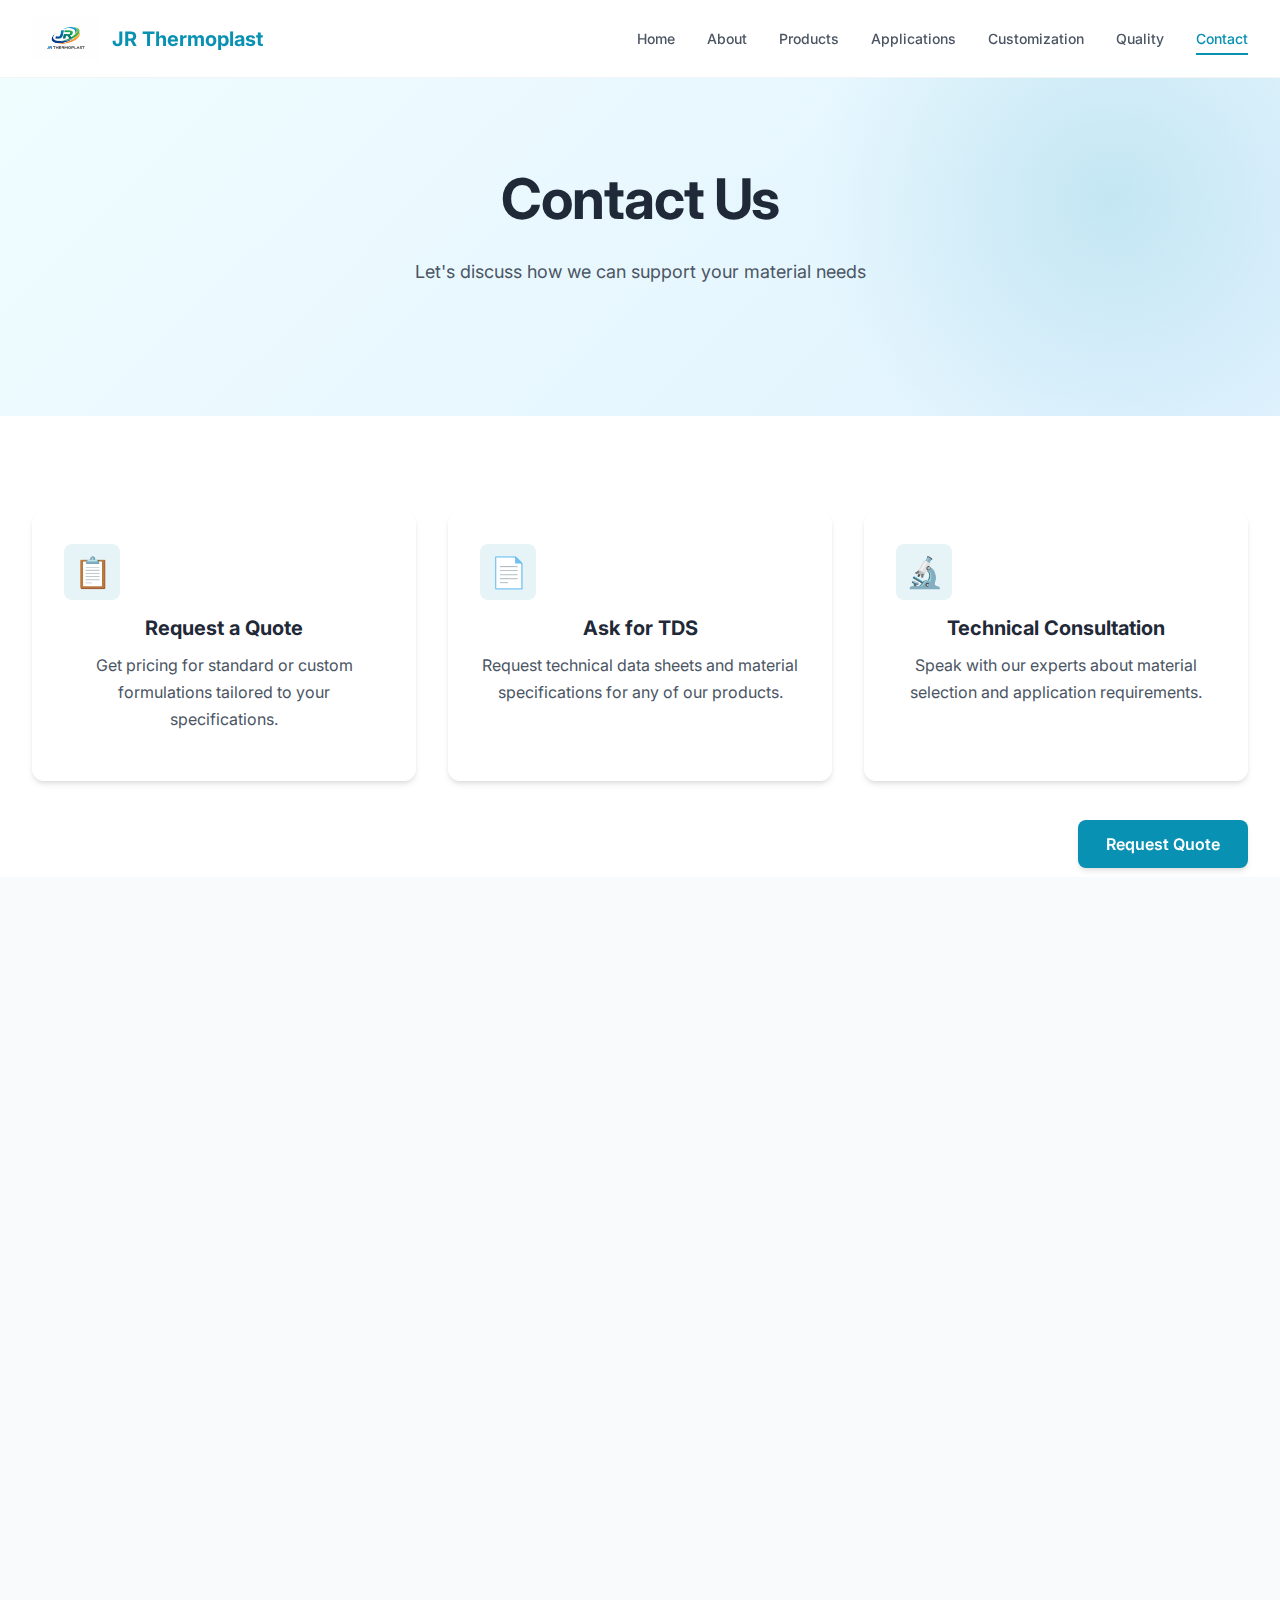
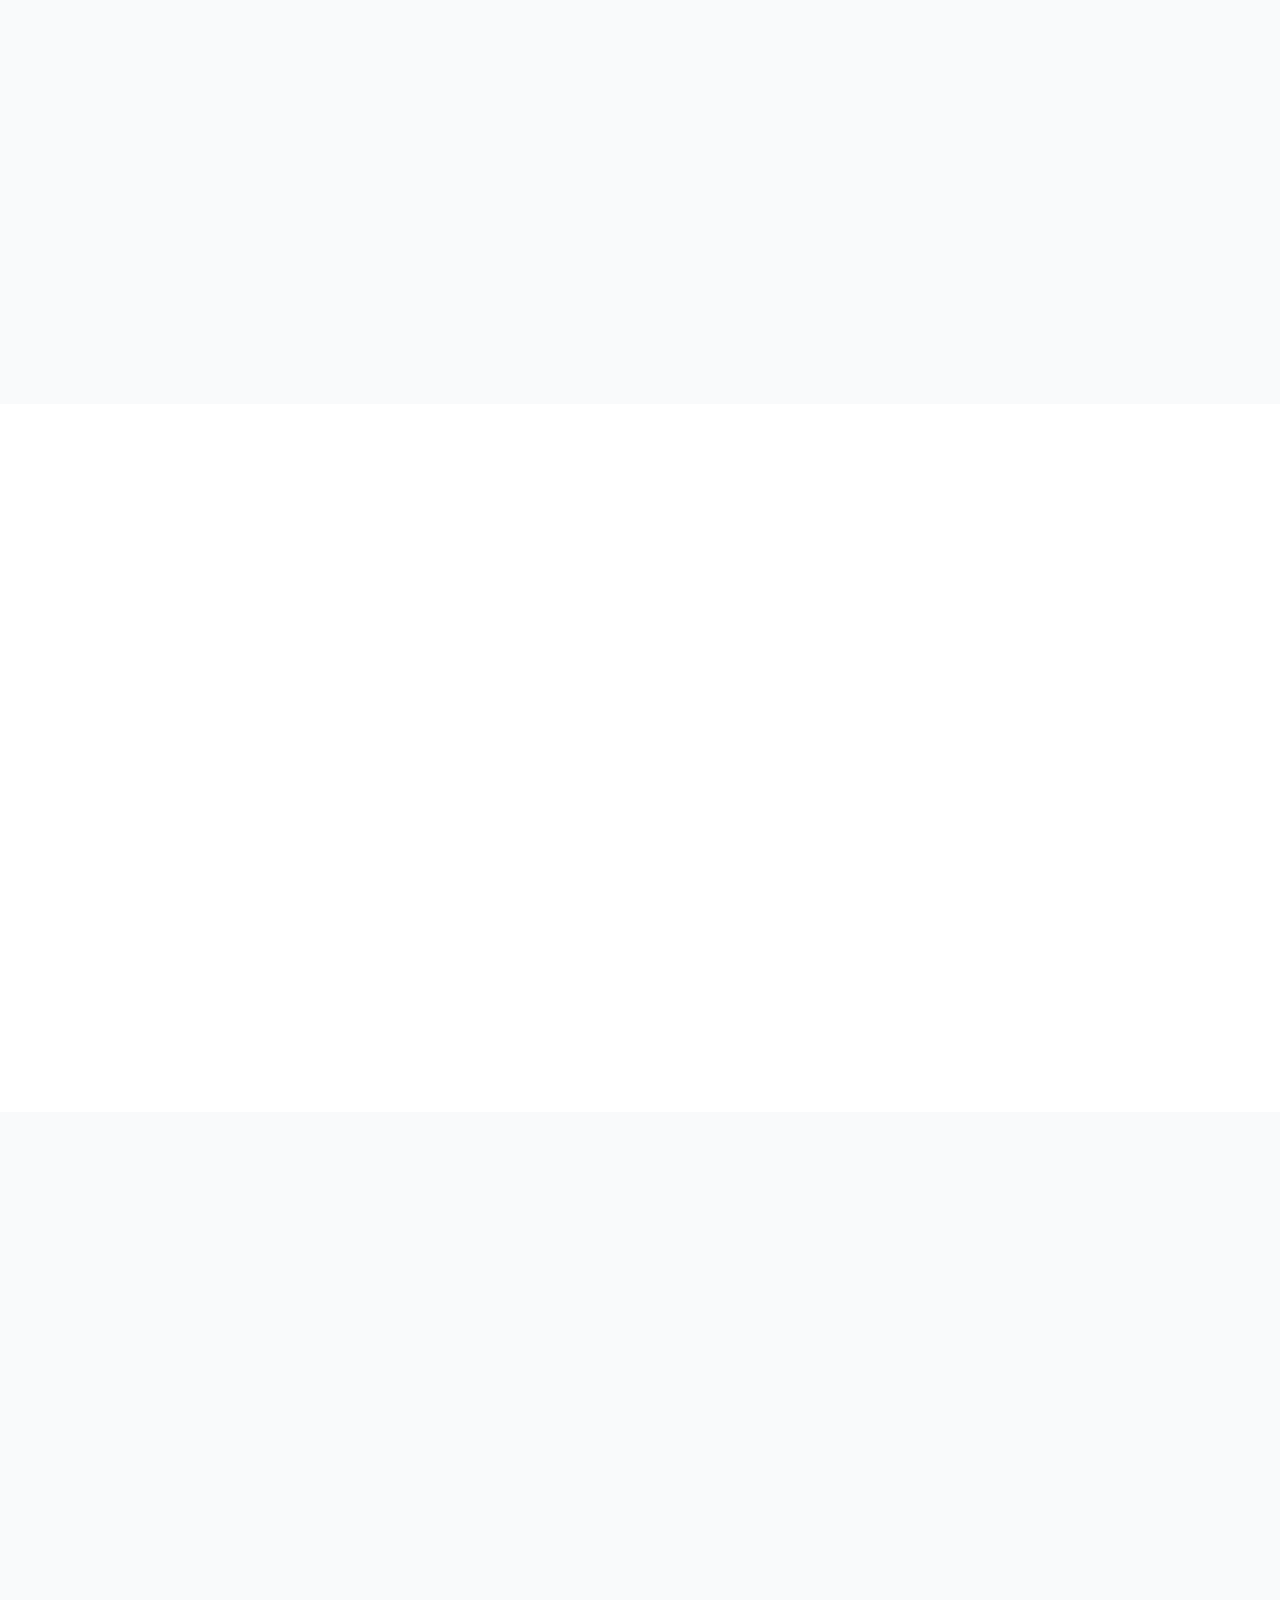
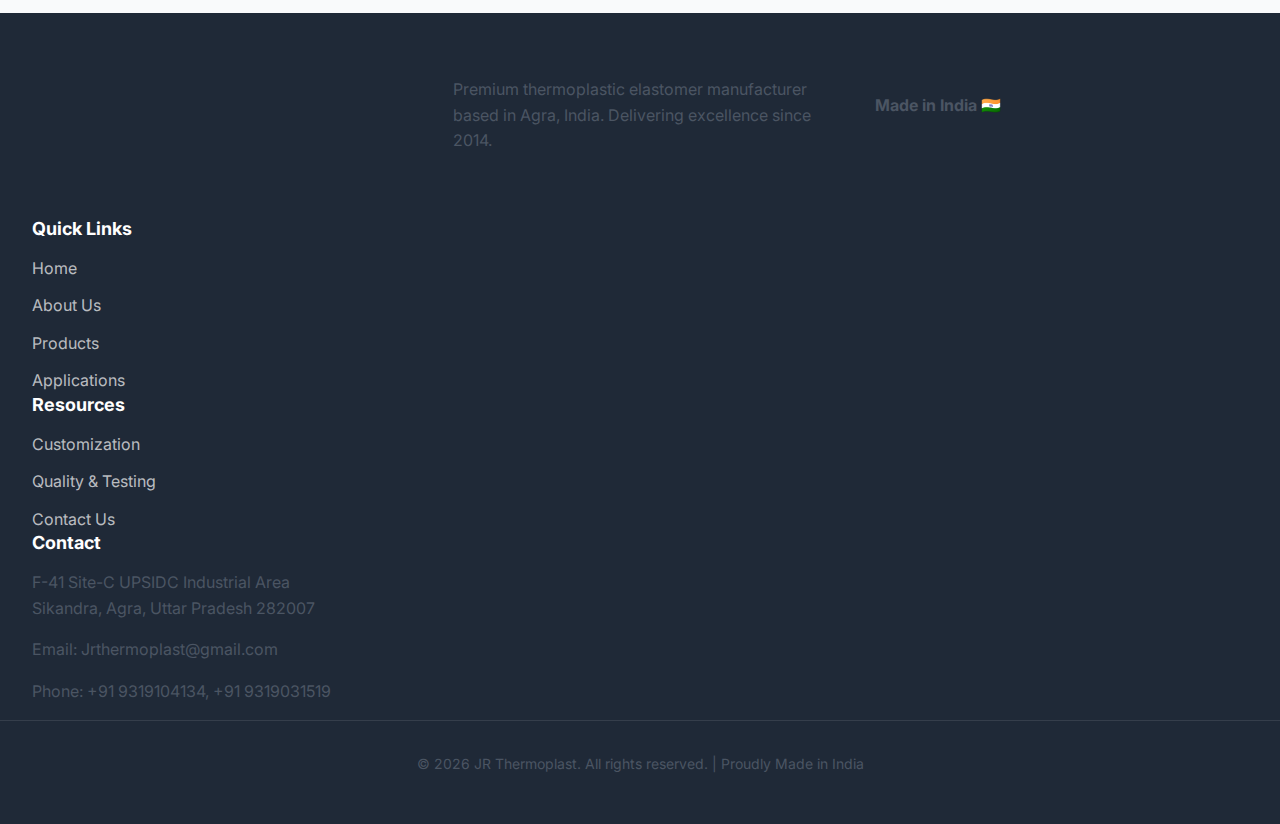
<file: contact.html>
<!DOCTYPE html>
<html lang="en">
<head>
    <meta charset="UTF-8">
    <meta name="viewport" content="width=device-width, initial-scale=1.0">
    <meta name="description" content="Contact us for TPR & TPE compound inquiries, custom formulations, technical support, and quotes. Located in Agra, India.">
    <title>Contact Us | JR Thermoplast | Agra, India</title>
    
    <!-- Google Fonts -->
    <link rel="preconnect" href="https://fonts.googleapis.com">
    <link rel="preconnect" href="https://fonts.gstatic.com" crossorigin>
    <link href="https://fonts.googleapis.com/css2?family=Inter:wght@400;500;600;700&display=swap" rel="stylesheet">
    
    <!-- Stylesheet -->
    <link rel="stylesheet" href="css/styles.css">
</head>
<body>
    <!-- Navigation -->
    <nav class="navbar">
        <div class="container">
            <a href="index.html" class="navbar-brand">
                <img src="assets/logo.jpg" alt="JR Thermoplast Logo">
                JR Thermoplast
            </a>
            <button class="mobile-menu-toggle" aria-label="Toggle menu">
                <span></span>
                <span></span>
                <span></span>
            </button>
            <ul class="navbar-nav">
                <li><a href="index.html" class="nav-link">Home</a></li>
                <li><a href="about.html" class="nav-link">About</a></li>
                <li><a href="products.html" class="nav-link">Products</a></li>
                <li><a href="applications.html" class="nav-link">Applications</a></li>
                <li><a href="customization.html" class="nav-link">Customization</a></li>
                <li><a href="quality.html" class="nav-link">Quality</a></li>
                <li><a href="contact.html" class="nav-link">Contact</a></li>
            </ul>
        </div>
    </nav>

    <!-- Page Header -->
    <section class="hero">
        <div class="container">
            <div class="hero-content fade-in">
                <h1 class="hero-title">Contact Us</h1>
                <p class="hero-subtitle">Let's discuss how we can support your material needs</p>
            </div>
        </div>
    </section>

    <!-- Quick CTA Cards -->
    <section class="section">
        <div class="container">
            <div class="grid grid-3">
                <div class="card fade-in" style="text-align: center;">
                    <div class="card-icon">📋</div>
                    <h3 class="card-title">Request a Quote</h3>
                    <p class="card-text">Get pricing for standard or custom formulations tailored to your specifications.</p>
                </div>
                <div class="card fade-in" style="text-align: center;">
                    <div class="card-icon">📄</div>
                    <h3 class="card-title">Ask for TDS</h3>
                    <p class="card-text">Request technical data sheets and material specifications for any of our products.</p>
                </div>
                <div class="card fade-in" style="text-align: center;">
                    <div class="card-icon">🔬</div>
                    <h3 class="card-title">Technical Consultation</h3>
                    <p class="card-text">Speak with our experts about material selection and application requirements.</p>
                </div>
            </div>
        </div>
    </section>

    <!-- Contact Form & Info -->
    <section class="section section-gray">
        <div class="container">
            <div class="grid grid-2" style="gap: 3rem; align-items: start;">
                <!-- Contact Form -->
                <div class="fade-in">
                    <h2 class="mb-3">Send Us a Message</h2>
                    <form id="contact-form" style="background: white; padding: 2rem; border-radius: 12px; box-shadow: 0 4px 6px rgba(0,0,0,0.1);">
                        <div class="form-group">
                            <label for="name" class="form-label">Full Name *</label>
                            <input type="text" id="name" name="name" class="form-input" required>
                        </div>
                        
                        <div class="form-group">
                            <label for="email" class="form-label">Email Address *</label>
                            <input type="email" id="email" name="email" class="form-input" required>
                        </div>
                        
                        <div class="form-group">
                            <label for="company" class="form-label">Company Name</label>
                            <input type="text" id="company" name="company" class="form-input">
                        </div>
                        
                        <div class="form-group">
                            <label for="phone" class="form-label">Phone Number</label>
                            <input type="tel" id="phone" name="phone" class="form-input">
                        </div>
                        
                        <div class="form-group">
                            <label for="inquiry-type" class="form-label">Inquiry Type</label>
                            <select id="inquiry-type" name="inquiry-type" class="form-select">
                                <option value="">Select an option</option>
                                <option value="quote">Request a Quote</option>
                                <option value="tds">Request Technical Data Sheet</option>
                                <option value="custom">Custom Formulation</option>
                                <option value="technical">Technical Support</option>
                                <option value="general">General Inquiry</option>
                            </select>
                        </div>
                        
                        <div class="form-group">
                            <label for="message" class="form-label">Message *</label>
                            <textarea id="message" name="message" class="form-textarea" required></textarea>
                        </div>
                        
                        <button type="submit" class="btn btn-primary" style="width: 100%;">Send Message</button>
                    </form>
                </div>

                <!-- Contact Information -->
                <div class="fade-in">
                    <h2 class="mb-3">Get in Touch</h2>
                    
                    <div class="card mb-3">
                        <h4 style="color: #0891b2; margin-bottom: 1rem; display: flex; align-items: center; gap: 0.5rem;">
                            <span style="font-size: 1.5rem;">📍</span> Our Location
                        </h4>
                        <p class="card-text" style="margin: 0;">
                            <strong>JR Thermoplast</strong><br>
                            F-41 Site-C UPSIDC Industrial Area<br>
                            Sikandra, Agra, Uttar Pradesh 282007<br>
                            India
                        </p>
                    </div>
                    
                    <div class="card mb-3">
                        <h4 style="color: #0891b2; margin-bottom: 1rem; display: flex; align-items: center; gap: 0.5rem;">
                            <span style="font-size: 1.5rem;">📧</span> Email Us
                        </h4>
                        <p class="card-text" style="margin: 0;">
                            <a href="mailto:Jrthermoplast@gmail.com" style="color: #0891b2; text-decoration: underline;">Jrthermoplast@gmail.com</a><br>
                            <span style="font-size: 0.875rem; color: #6b7280;">We typically respond within 24 hours</span>
                        </p>
                    </div>
                    
                    <div class="card mb-3">
                        <h4 style="color: #0891b2; margin-bottom: 1rem; display: flex; align-items: center; gap: 0.5rem;">
                            <span style="font-size: 1.5rem;">📞</span> Call Us
                        </h4>
                        <p class="card-text" style="margin: 0;">
                            <strong>+91 9319104134</strong><br>
                            <strong>+91 9319031519</strong>
                        </p>
                    </div>

                </div>
            </div>
        </div>
    </section>

    <!-- Map Section -->
    <section class="section">
        <div class="container">
            <h2 class="text-center mb-4 fade-in">Find Us on the Map</h2>
            <div class="fade-in" style="border-radius: 12px; overflow: hidden; box-shadow: 0 4px 6px rgba(0,0,0,0.1); background: #f3f4f6; padding: 3rem; text-align: center;">
                <!-- Google Maps Embed Placeholder -->
                <div style="background: white; padding: 4rem 2rem; border-radius: 8px; border: 2px dashed #e5e7eb;">
                    <div style="font-size: 3rem; color: #0891b2; margin-bottom: 1rem;">🗺️</div>
                    <h3 style="color: #1f2937; margin-bottom: 0.5rem;">Map Location</h3>
                    <p style="color: #6b7280; max-width: 500px; margin: 0 auto;">
                        F-41 Site-C UPSIDC Industrial Area<br>
                        Sikandra, Agra, Uttar Pradesh 282007, India<br>
                        <span style="font-size: 0.875rem;">Replace this section with actual Google Maps embed code</span>
                    </p>
                    <!-- To add actual Google Maps:
                    <iframe src="YOUR_GOOGLE_MAPS_EMBED_URL" width="100%" height="450" style="border:0;" allowfullscreen="" loading="lazy"></iframe>
                    -->
                </div>
            </div>
        </div>
    </section>

    <!-- Additional CTA -->
    <section class="section section-gray">
        <div class="container">
            <div class="cta-banner fade-in">
                <h2>Ready to Start Your Next Project?</h2>
                <p>Whether you need standard compounds or custom formulations, we're here to help</p>
                <div style="display: flex; gap: 1rem; justify-content: center; flex-wrap: wrap; margin-top: 1.5rem;">
                    <a href="products.html" class="btn btn-outline btn-lg">View Products</a>
                    <a href="customization.html" class="btn btn-outline btn-lg">Explore Customization</a>
                </div>
            </div>
        </div>
    </section>

    <!-- Footer -->
    <footer class="footer">
        <div class="container">
            <div class="footer-grid">
                    <h3>JR Thermoplast</h3>
                    <p>Premium thermoplastic elastomer manufacturer based in Agra, India. Delivering excellence since 2014.</p>
                    <p class="mt-2"><strong>Made in India 🇮🇳</strong></p>
                </div>
                <div class="footer-section">
                    <h3>Quick Links</h3>
                    <div class="footer-links">
                        <a href="index.html" class="footer-link">Home</a>
                        <a href="about.html" class="footer-link">About Us</a>
                        <a href="products.html" class="footer-link">Products</a>
                        <a href="applications.html" class="footer-link">Applications</a>
                    </div>
                </div>
                <div class="footer-section">
                    <h3>Resources</h3>
                    <div class="footer-links">
                        <a href="customization.html" class="footer-link">Customization</a>
                        <a href="quality.html" class="footer-link">Quality & Testing</a>
                        <a href="contact.html" class="footer-link">Contact Us</a>
                    </div>
                </div>
                <div class="footer-section">
                    <h3>Contact</h3>
                    <p>F-41 Site-C UPSIDC Industrial Area<br>Sikandra, Agra, Uttar Pradesh 282007</p>
                    <p>Email: Jrthermoplast@gmail.com</p>
                    <p>Phone: +91 9319104134, +91 9319031519</p>
                </div>
            </div>
            <div class="footer-bottom">
                <p>&copy; 2026 JR Thermoplast. All rights reserved. | Proudly Made in India</p>
            </div>
        </div>
    </footer>

    <!-- Floating CTA Button -->
    <a href="contact.html" class="floating-cta">
        <button class="btn btn-primary">Request Quote</button>
    </a>

    <!-- JavaScript -->
    <script src="js/main.js"></script>
</body>
</html>
</file>
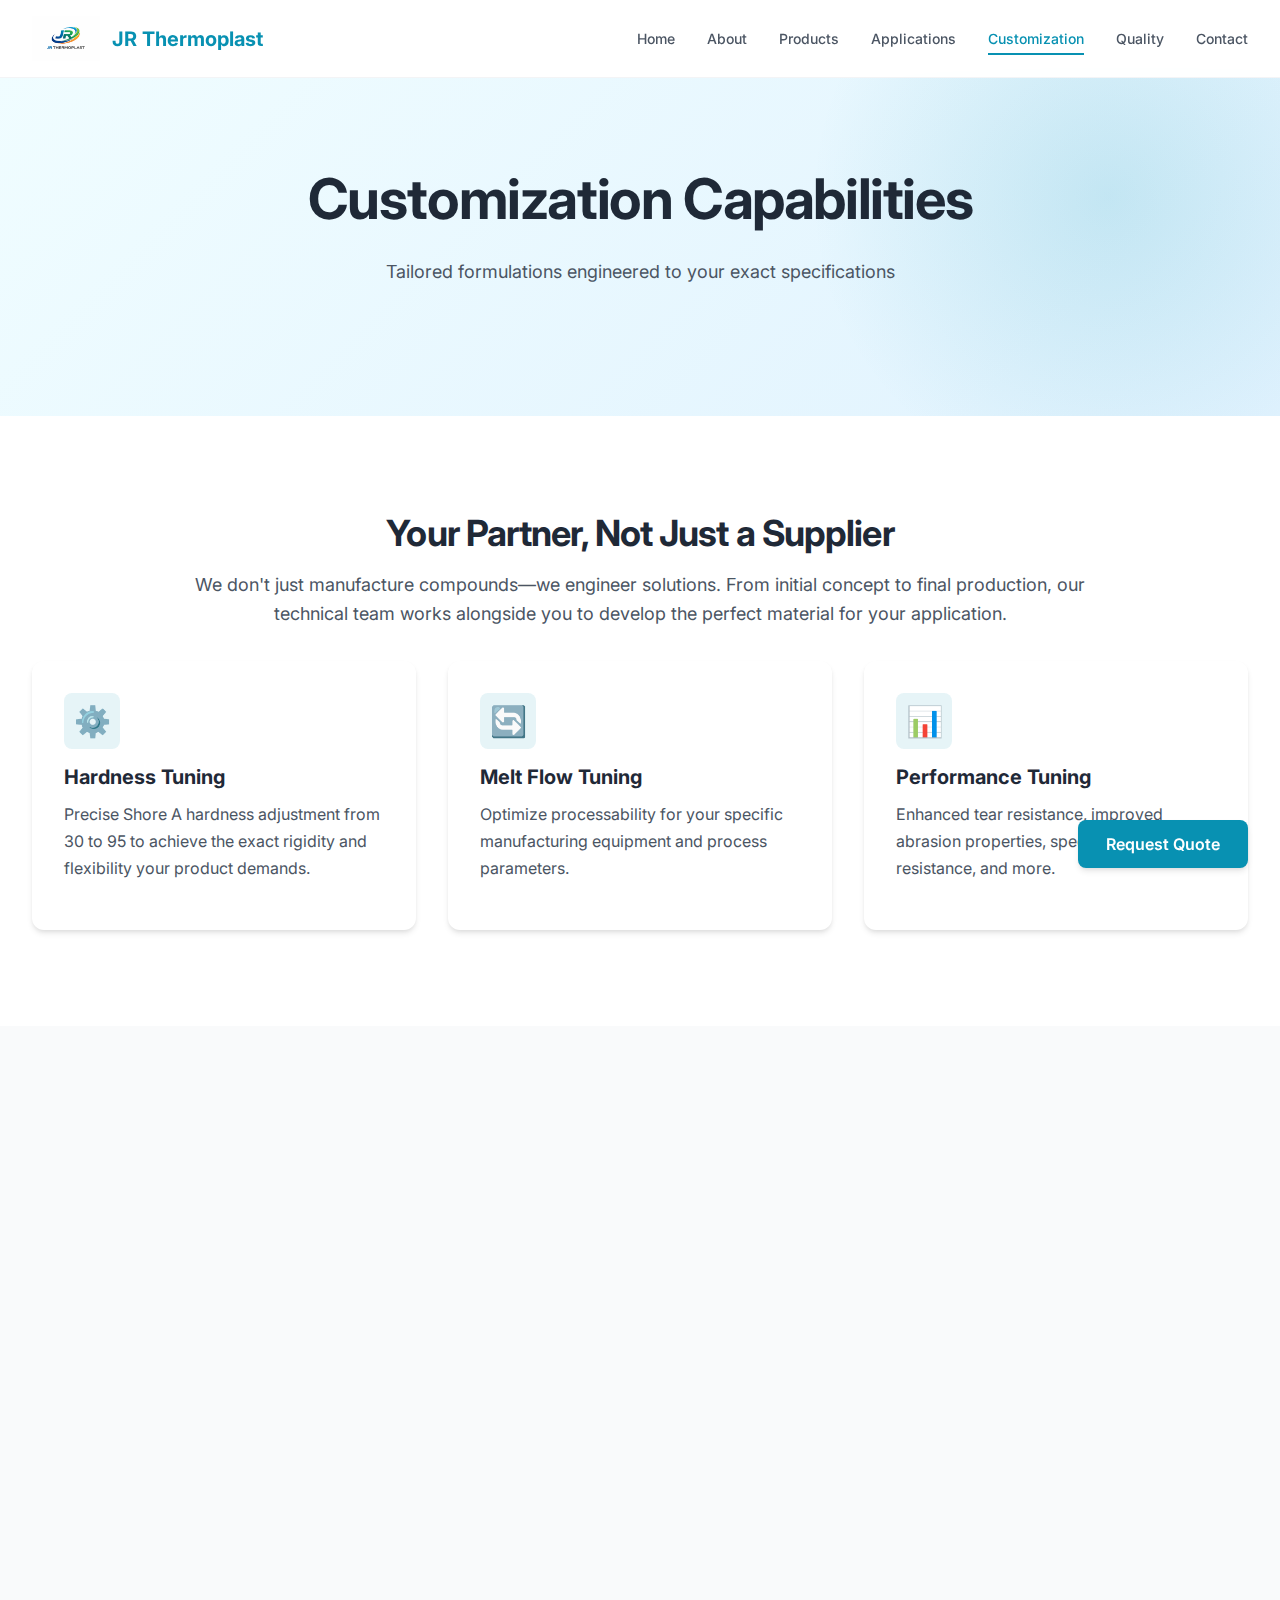
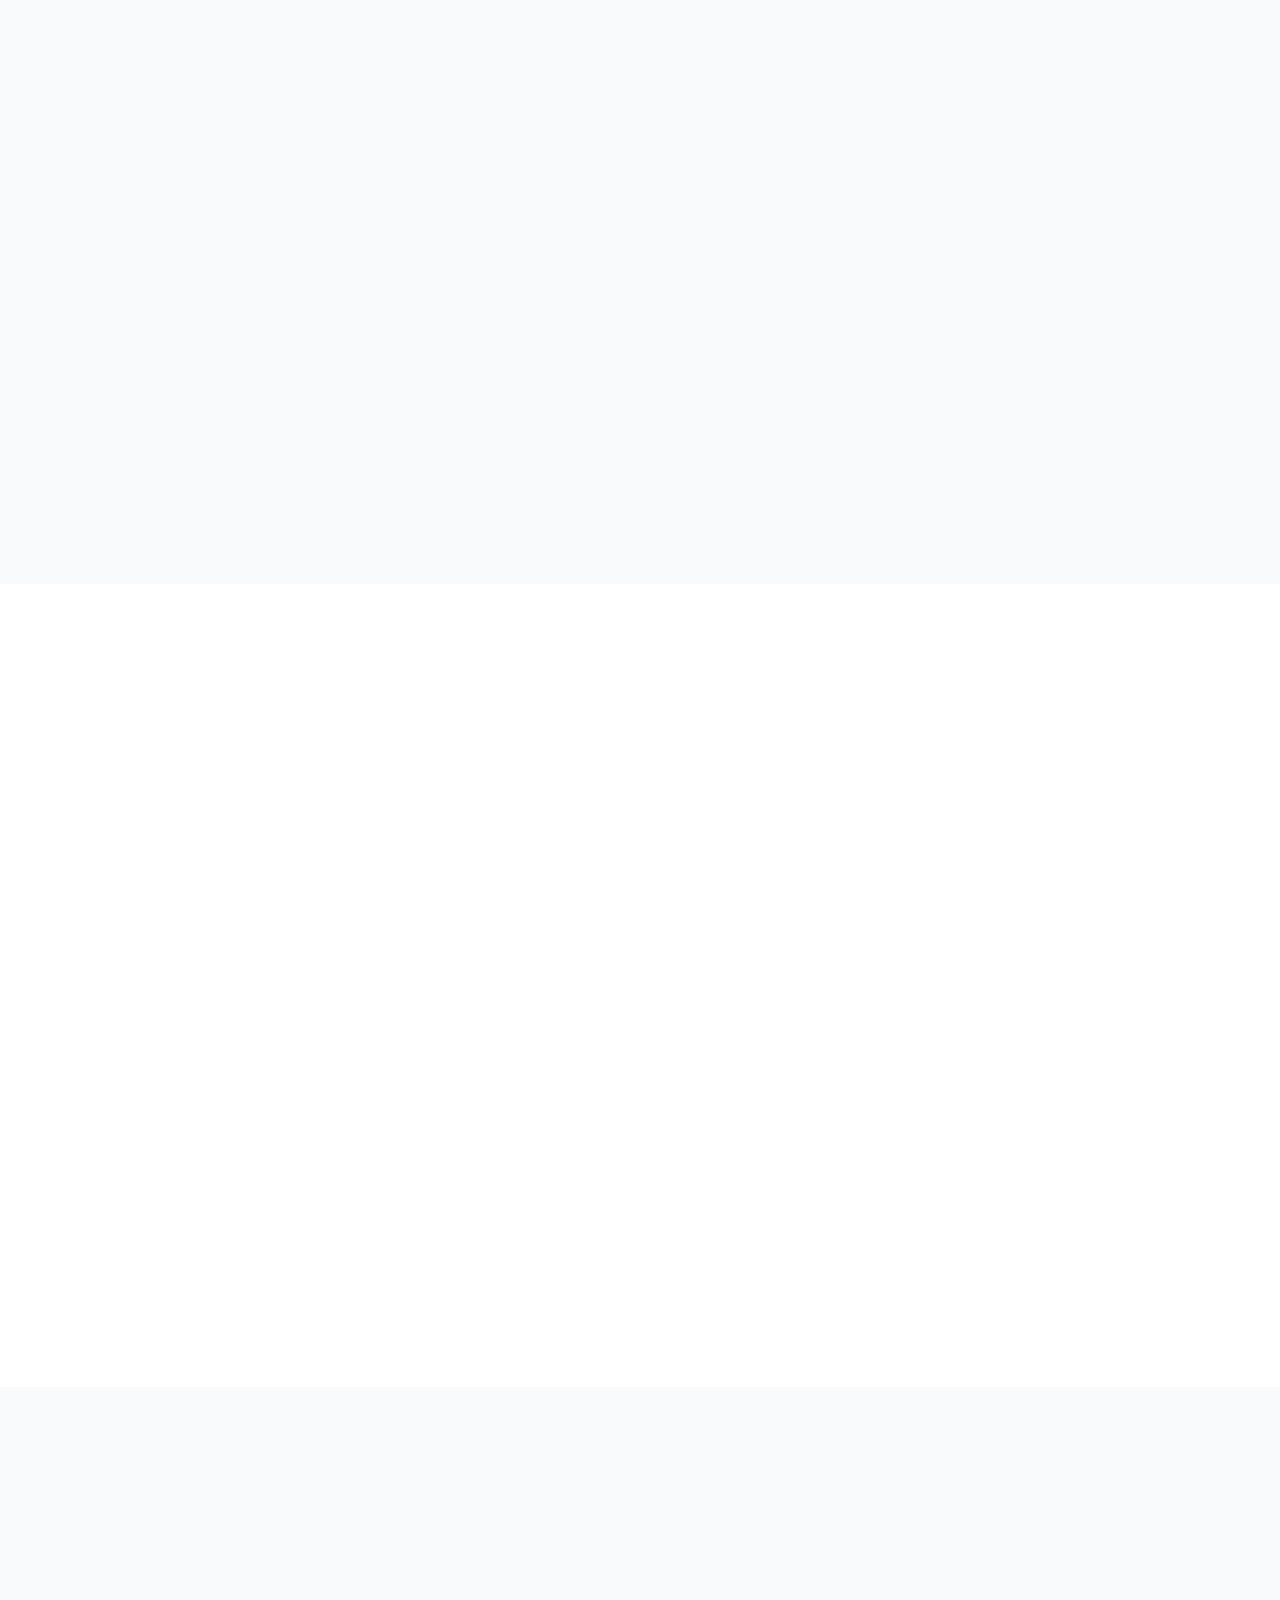
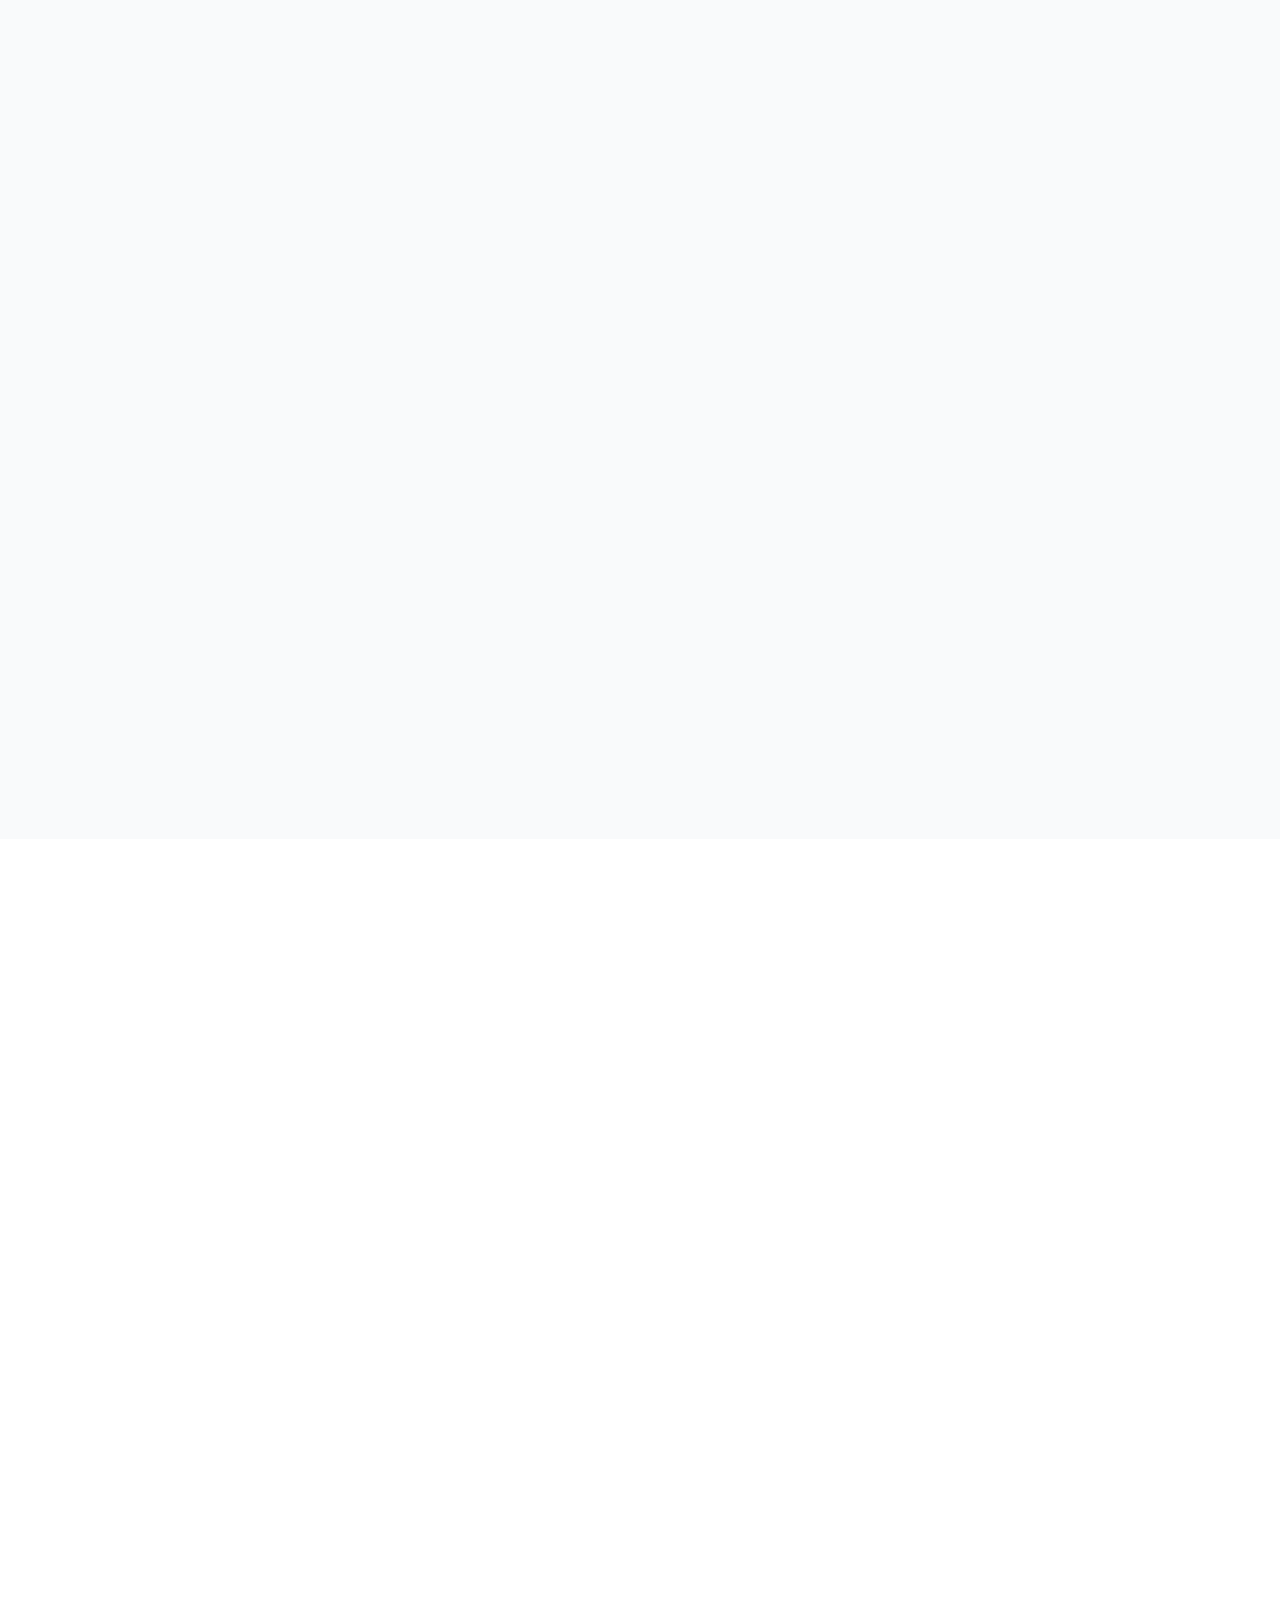
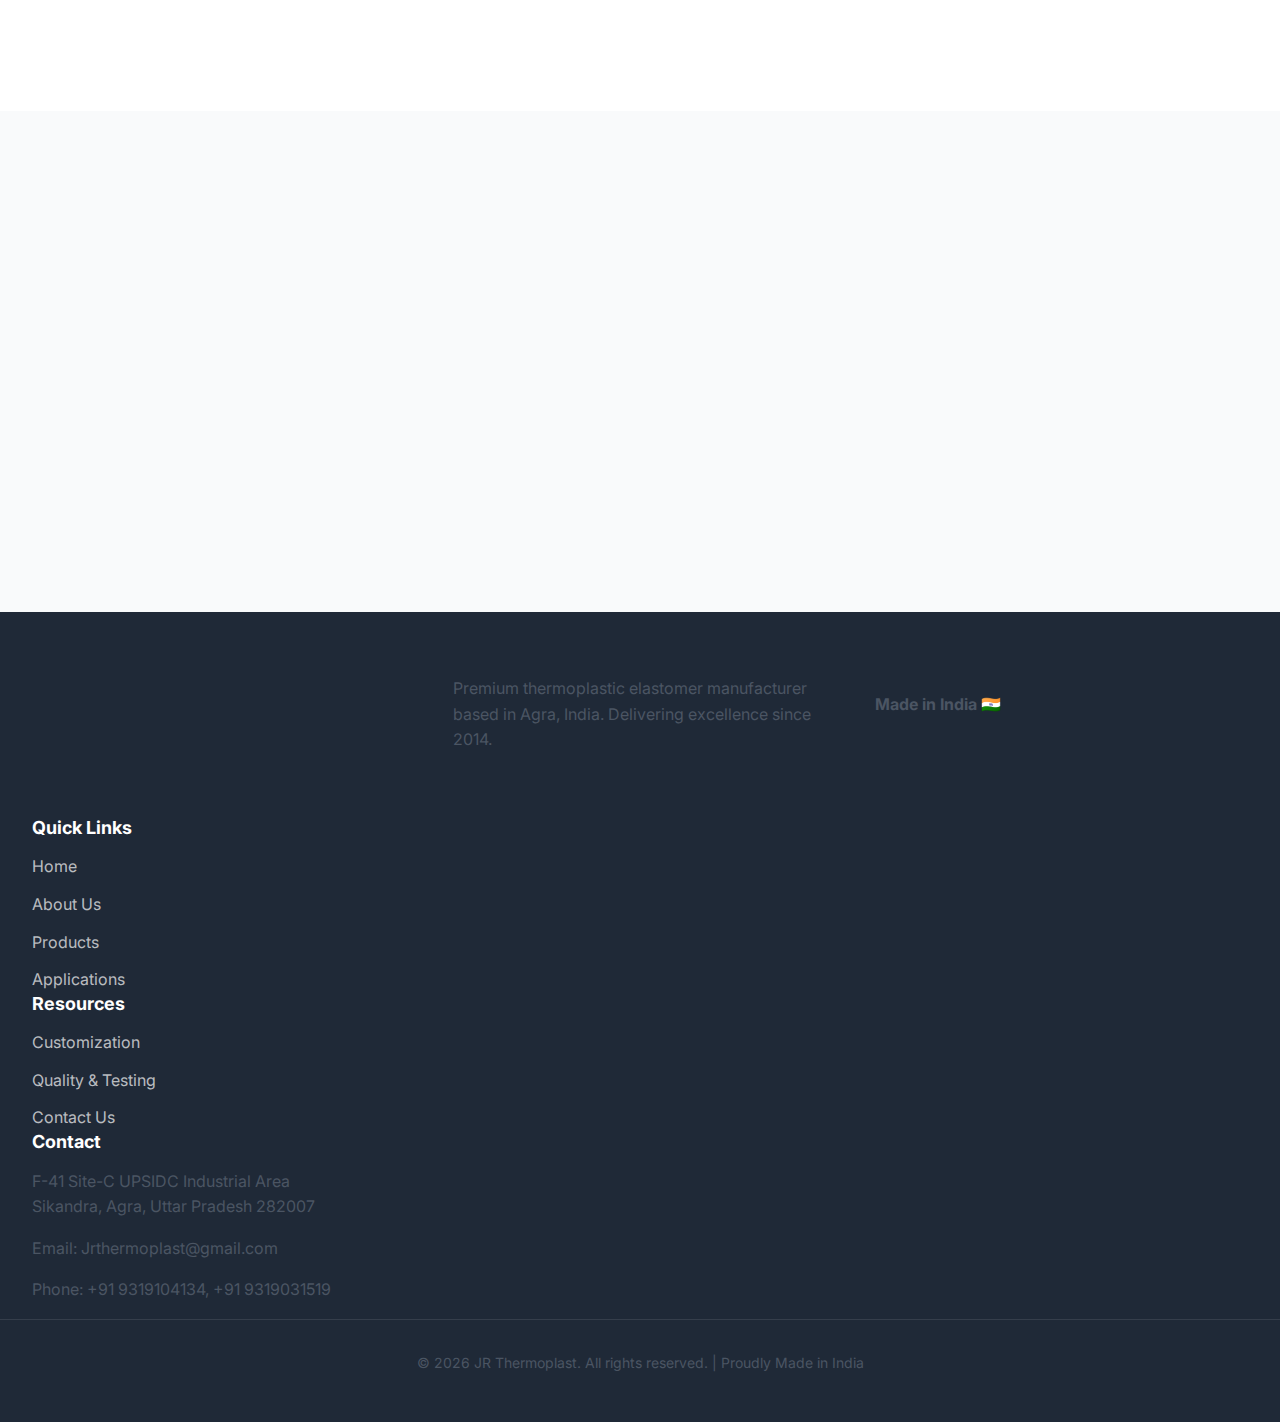
<file: customization.html>
<!DOCTYPE html>
<html lang="en">
<head>
    <meta charset="UTF-8">
    <meta name="viewport" content="width=device-width, initial-scale=1.0">
    <meta name="description" content="Custom TPR & TPE formulations with hardness tuning, vibrant colorability, UV stability, and export compliance. Tailored solutions for your exact specifications.">
    <title>Customization | JR Thermoplast | Custom TPR & TPE</title>
    
    <!-- Google Fonts -->
    <link rel="preconnect" href="https://fonts.googleapis.com">
    <link rel="preconnect" href="https://fonts.gstatic.com" crossorigin>
    <link href="https://fonts.googleapis.com/css2?family=Inter:wght@400;500;600;700&display=swap" rel="stylesheet">
    
    <!-- Stylesheet -->
    <link rel="stylesheet" href="css/styles.css">
</head>
<body>
    <!-- Navigation -->
    <nav class="navbar">
        <div class="container">
            <a href="index.html" class="navbar-brand">
                <img src="assets/logo.jpg" alt="JR Thermoplast Logo">
                JR Thermoplast
            </a>
            <button class="mobile-menu-toggle" aria-label="Toggle menu">
                <span></span>
                <span></span>
                <span></span>
            </button>
            <ul class="navbar-nav">
                <li><a href="index.html" class="nav-link">Home</a></li>
                <li><a href="about.html" class="nav-link">About</a></li>
                <li><a href="products.html" class="nav-link">Products</a></li>
                <li><a href="applications.html" class="nav-link">Applications</a></li>
                <li><a href="customization.html" class="nav-link">Customization</a></li>
                <li><a href="quality.html" class="nav-link">Quality</a></li>
                <li><a href="contact.html" class="nav-link">Contact</a></li>
            </ul>
        </div>
    </nav>

    <!-- Page Header -->
    <section class="hero">
        <div class="container">
            <div class="hero-content fade-in">
                <h1 class="hero-title">Customization Capabilities</h1>
                <p class="hero-subtitle">Tailored formulations engineered to your exact specifications</p>
            </div>
        </div>
    </section>

    <!-- Customization Overview -->
    <section class="section">
        <div class="container">
            <div class="text-center mb-4">
                <h2 class="fade-in">Your Partner, Not Just a Supplier</h2>
                <p class="text-lg fade-in" style="max-width: 900px; margin: 0 auto;">We don't just manufacture compounds—we engineer solutions. From initial concept to final production, our technical team works alongside you to develop the perfect material for your application.</p>
            </div>
            
            <div class="grid grid-3 mt-4">
                <div class="card fade-in">
                    <div class="card-icon">⚙️</div>
                    <h3 class="card-title">Hardness Tuning</h3>
                    <p class="card-text">Precise Shore A hardness adjustment from 30 to 95 to achieve the exact rigidity and flexibility your product demands.</p>
                </div>
                <div class="card fade-in">
                    <div class="card-icon">🔄</div>
                    <h3 class="card-title">Melt Flow Tuning</h3>
                    <p class="card-text">Optimize processability for your specific manufacturing equipment and process parameters.</p>
                </div>
                <div class="card fade-in">
                    <div class="card-icon">📊</div>
                    <h3 class="card-title">Performance Tuning</h3>
                    <p class="card-text">Enhanced tear resistance, improved abrasion properties, specialized chemical resistance, and more.</p>
                </div>
            </div>
        </div>
    </section>

    <!-- Color & Aesthetics -->
    <section class="section section-gray">
        <div class="container">
            <h2 class="text-center mb-4 fade-in">Color & Aesthetics</h2>
            <p class="text-center text-lg mb-4 fade-in" style="max-width: 900px; margin: 0 auto 3rem;">Our advanced color matching capabilities ensure your products stand out with vibrant, consistent colors that maintain their brilliance over time.</p>
            
            <div class="grid grid-2">
                <div class="card fade-in">
                    <div class="card-icon">🎨</div>
                    <h3 class="card-title">Vibrant Colorability</h3>
                    <p class="card-text">High pigment compatibility allows us to achieve virtually any color from standard Pantone references or custom color samples. Our compounds accept masterbatches seamlessly during processing.</p>
                </div>
                <div class="card fade-in">
                    <div class="card-icon">💎</div>
                    <h3 class="card-title">Opacity Control</h3>
                    <p class="card-text">Choose from opaque, translucent, or transparent options. Our special grades like Honey and Semi Honey offer premium clarity and visual appeal.</p>
                </div>
                <div class="card fade-in">
                    <div class="card-icon">✨</div>
                    <h3 class="card-title">Surface Finishes</h3>
                    <p class="card-text">Select from matte, glossy, or textured finishes. Our Crepe and Cork grades provide unique natural aesthetics for lifestyle products.</p>
                </div>
                <div class="card fade-in">
                    <div class="card-icon">🎯</div>
                    <h3 class="card-title">Uniform Dispersion</h3>
                    <p class="card-text">Consistent color distribution throughout the material with no bleeding, migration, or color variation between batches.</p>
                </div>
                <div class="card fade-in">
                    <div class="card-icon">☀️</div>
                    <h3 class="card-title">UV & Light Fastness</h3>
                    <p class="card-text">Advanced UV stabilizers prevent yellowing and color degradation, maintaining vibrancy under prolonged outdoor exposure.</p>
                </div>
                <div class="card fade-in">
                    <div class="card-icon">🔬</div>
                    <h3 class="card-title">Color Migration Prevention</h3>
                    <p class="card-text">Our formulations ensure colors stay true without bleeding into adjacent materials or fading during repeated processing.</p>
                </div>
            </div>
        </div>
    </section>

    <!-- Footwear-Specific Customization -->
    <section class="section">
        <div class="container">
            <h2 class="text-center mb-4 fade-in">Footwear-Specific Customization</h2>
            <p class="text-center text-lg mb-4 fade-in" style="max-width: 900px; margin: 0 auto 3rem;">As specialists in footwear applications, we offer tailored solutions that meet the demanding requirements of the global footwear industry.</p>
            
            <div class="grid grid-2">
                <div class="card fade-in">
                    <div class="card-icon">👟</div>
                    <h3 class="card-title">Tread Design Flexibility</h3>
                    <p class="card-text">Our compounds are optimized for complex mold designs, allowing intricate tread patterns, multi-durometer constructions, and decorative elements without compromising performance.</p>
                </div>
                <div class="card fade-in">
                    <div class="card-icon">🛡️</div>
                    <h3 class="card-title">Anti-Slip Performance</h3>
                    <p class="card-text">Formulations engineered to deliver superior coefficient of friction on wet and dry surfaces, meeting international slip resistance standards.</p>
                </div>
                <div class="card fade-in">
                    <div class="card-icon">🔄</div>
                    <h3 class="card-title">Abrasion Resistance</h3>
                    <p class="card-text">Achieve DIN 53516 results of ≤150 mm³ or better, ensuring long-lasting outsoles that withstand demanding use conditions.</p>
                </div>
                <div class="card fade-in">
                    <div class="card-icon">✓</div>
                    <h3 class="card-title">SATRA & Export Standards</h3>
                    <p class="card-text">Full compliance with SATRA test methods and international export requirements, including REACH and other regulatory standards.</p>
                </div>
            </div>
        </div>
    </section>

    <!-- Compliance-Based Customization -->
    <section class="section section-gray">
        <div class="container">
            <h2 class="text-center mb-4 fade-in">Compliance-Based Customization</h2>
            <p class="text-center text-lg mb-4 fade-in" style="max-width: 900px; margin: 0 auto 3rem;">Navigate global regulations with confidence. We formulate compounds that meet or exceed international compliance standards.</p>
            
            <div class="grid grid-3">
                <div class="card fade-in">
                    <div class="card-icon">🇪🇺</div>
                    <h3 class="card-title">REACH Compliance</h3>
                    <p class="card-text">EU REACH-compliant formulations free of restricted substances, with full documentation and SVHC declarations.</p>
                </div>
                <div class="card fade-in">
                    <div class="card-icon">⚡</div>
                    <h3 class="card-title">RoHS Compliance</h3>
                    <p class="card-text">Restriction of Hazardous Substances compliance for electronic and electrical equipment applications.</p>
                </div>
                <div class="card fade-in">
                    <div class="card-icon">📏</div>
                    <h3 class="card-title">DIN Standards</h3>
                    <p class="card-text">Formulations tested and verified according to DIN 53516 (abrasion), DIN 53504 (tensile), and other relevant standards.</p>
                </div>
                <div class="card fade-in">
                    <div class="card-icon">🌍</div>
                    <h3 class="card-title">ASTM Standards</h3>
                    <p class="card-text">Full compliance with ASTM D412, D395, D1238, D2240, and other relevant American standards.</p>
                </div>
                <div class="card fade-in">
                    <div class="card-icon">👟</div>
                    <h3 class="card-title">SATRA Testing</h3>
                    <p class="card-text">Compounds validated through SATRA test methods for footwear components and materials.</p>
                </div>
                <div class="card fade-in">
                    <div class="card-icon">📋</div>
                    <h3 class="card-title">Custom Certifications</h3>
                    <p class="card-text">We can develop formulations to meet your specific industry or customer certification requirements.</p>
                </div>
            </div>
        </div>
    </section>

    <!-- Our Process -->
    <section class="section">
        <div class="container">
            <h2 class="text-center mb-4 fade-in">Our Customization Process</h2>
            <div class="grid grid-2" style="max-width: 900px; margin: 0 auto;">
                <div class="card fade-in">
                    <h4 style="color: #0891b2; margin-bottom: 0.5rem;">1. Discovery</h4>
                    <p class="card-text">Share your application requirements, performance targets, and regulatory needs with our technical team.</p>
                </div>
                <div class="card fade-in">
                    <h4 style="color: #0891b2; margin-bottom: 0.5rem;">2. Formulation</h4>
                    <p class="card-text">Our R&D team develops custom formulations tailored to your exact specifications.</p>
                </div>
                <div class="card fade-in">
                    <h4 style="color: #0891b2; margin-bottom: 0.5rem;">3. Prototyping</h4>
                    <p class="card-text">Receive prototype samples for testing and validation in your actual application.</p>
                </div>
                <div class="card fade-in">
                    <h4 style="color: #0891b2; margin-bottom: 0.5rem;">4. Refinement</h4>
                    <p class="card-text">Iterate and refine the formulation based on your feedback until perfection is achieved.</p>
                </div>
                <div class="card fade-in">
                    <h4 style="color: #0891b2; margin-bottom: 0.5rem;">5. Scale-Up</h4>
                    <p class="card-text">Seamless transition to production volumes with consistent quality and performance.</p>
                </div>
                <div class="card fade-in">
                    <h4 style="color: #0891b2; margin-bottom: 0.5rem;">6. Ongoing Support</h4>
                    <p class="card-text">Continuous technical support and optimization throughout the product lifecycle.</p>
                </div>
            </div>
        </div>
    </section>

    <!-- Final CTA -->
    <section class="section section-gray">
        <div class="container">
            <div class="cta-banner fade-in">
                <h2>Share Your Application and We'll Recommend the Right Grade</h2>
                <p>Let's collaborate to create the perfect compound for your needs</p>
                <a href="contact.html" class="btn btn-outline btn-lg">Start Your Custom Project</a>
            </div>
        </div>
    </section>

    <!-- Footer -->
    <footer class="footer">
        <div class="container">
            <div class="footer-grid">
                    <h3>JR Thermoplast</h3>
                    <p>Premium thermoplastic elastomer manufacturer based in Agra, India. Delivering excellence since 2014.</p>
                    <p class="mt-2"><strong>Made in India 🇮🇳</strong></p>
                </div>
                <div class="footer-section">
                    <h3>Quick Links</h3>
                    <div class="footer-links">
                        <a href="index.html" class="footer-link">Home</a>
                        <a href="about.html" class="footer-link">About Us</a>
                        <a href="products.html" class="footer-link">Products</a>
                        <a href="applications.html" class="footer-link">Applications</a>
                    </div>
                </div>
                <div class="footer-section">
                    <h3>Resources</h3>
                    <div class="footer-links">
                        <a href="customization.html" class="footer-link">Customization</a>
                        <a href="quality.html" class="footer-link">Quality & Testing</a>
                        <a href="contact.html" class="footer-link">Contact Us</a>
                    </div>
                </div>
                <div class="footer-section">
                    <h3>Contact</h3>
                    <p>F-41 Site-C UPSIDC Industrial Area<br>Sikandra, Agra, Uttar Pradesh 282007</p>
                    <p>Email: Jrthermoplast@gmail.com</p>
                    <p>Phone: +91 9319104134, +91 9319031519</p>
                </div>
            </div>
            <div class="footer-bottom">
                <p>&copy; 2026 JR Thermoplast. All rights reserved. | Proudly Made in India</p>
            </div>
        </div>
    </footer>

    <!-- Floating CTA Button -->
    <a href="contact.html" class="floating-cta">
        <button class="btn btn-primary">Request Quote</button>
    </a>

    <!-- JavaScript -->
    <script src="js/main.js"></script>
</body>
</html>
</file>
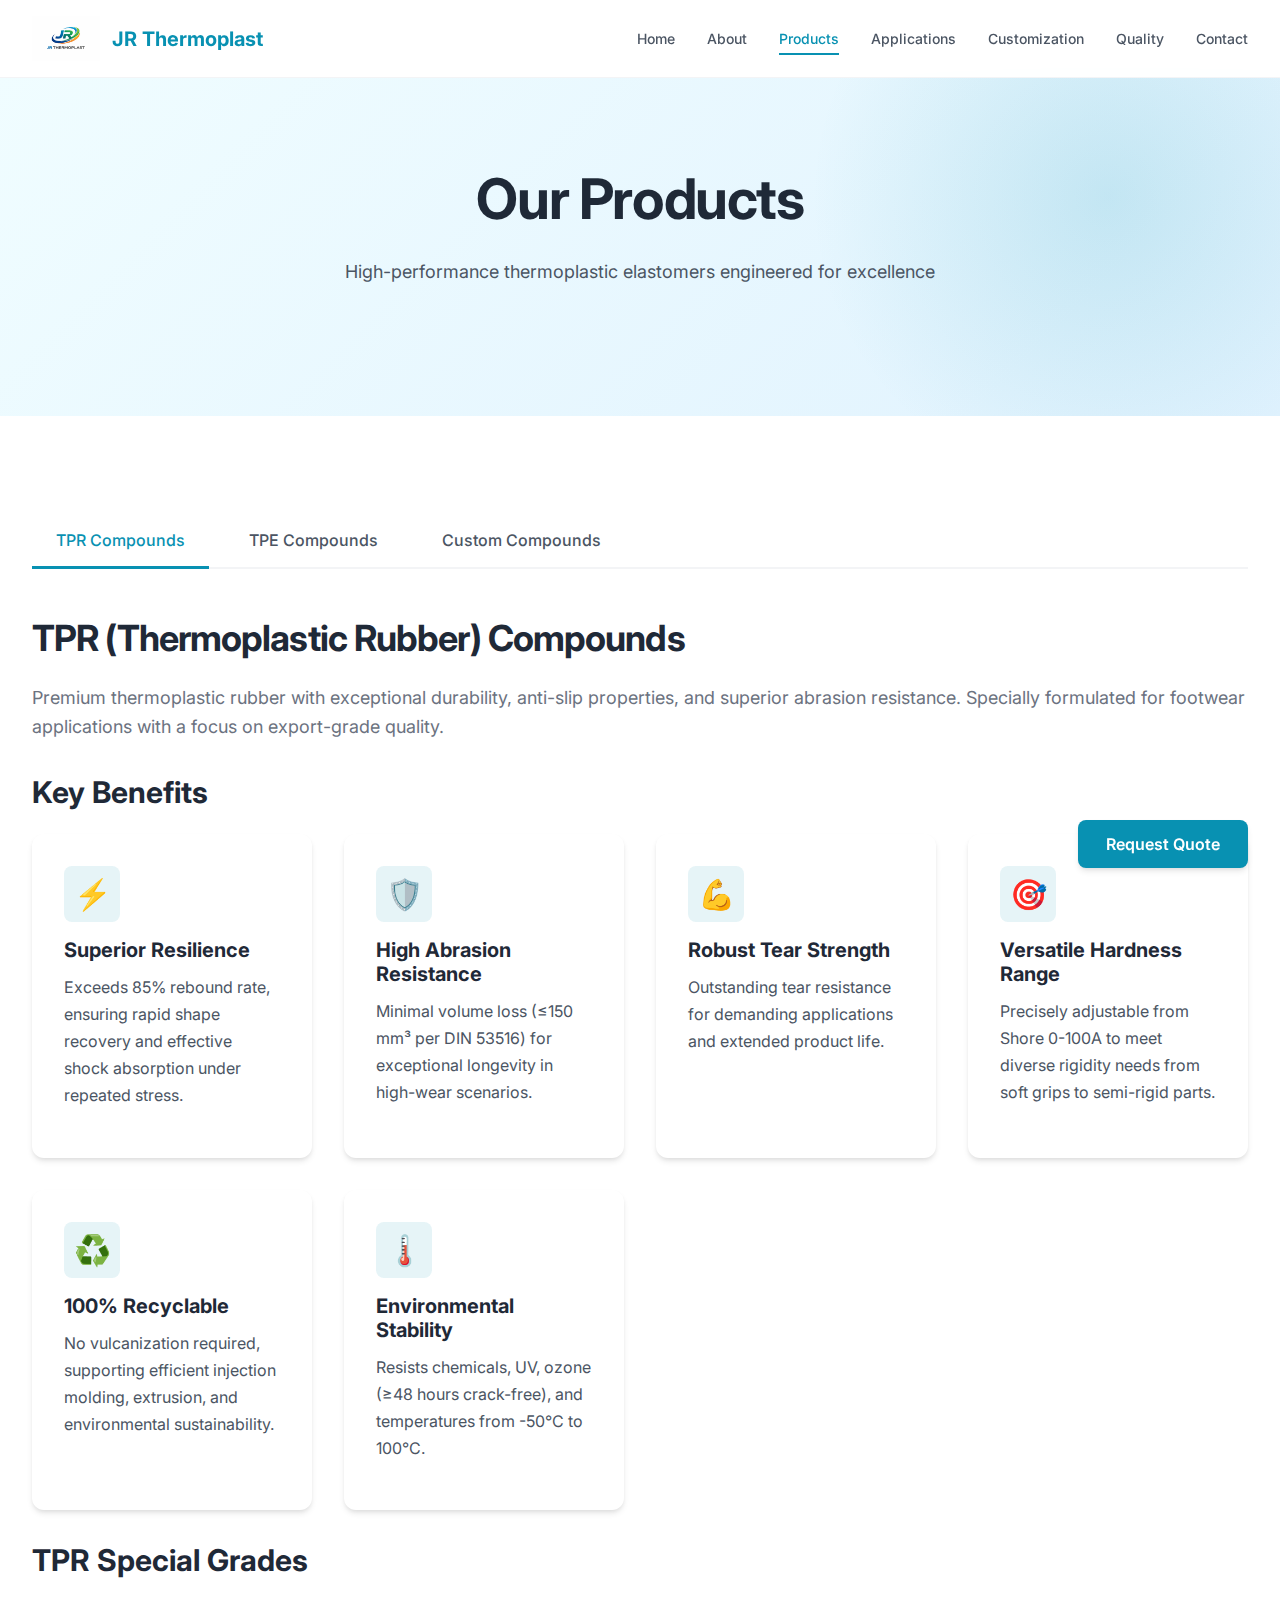
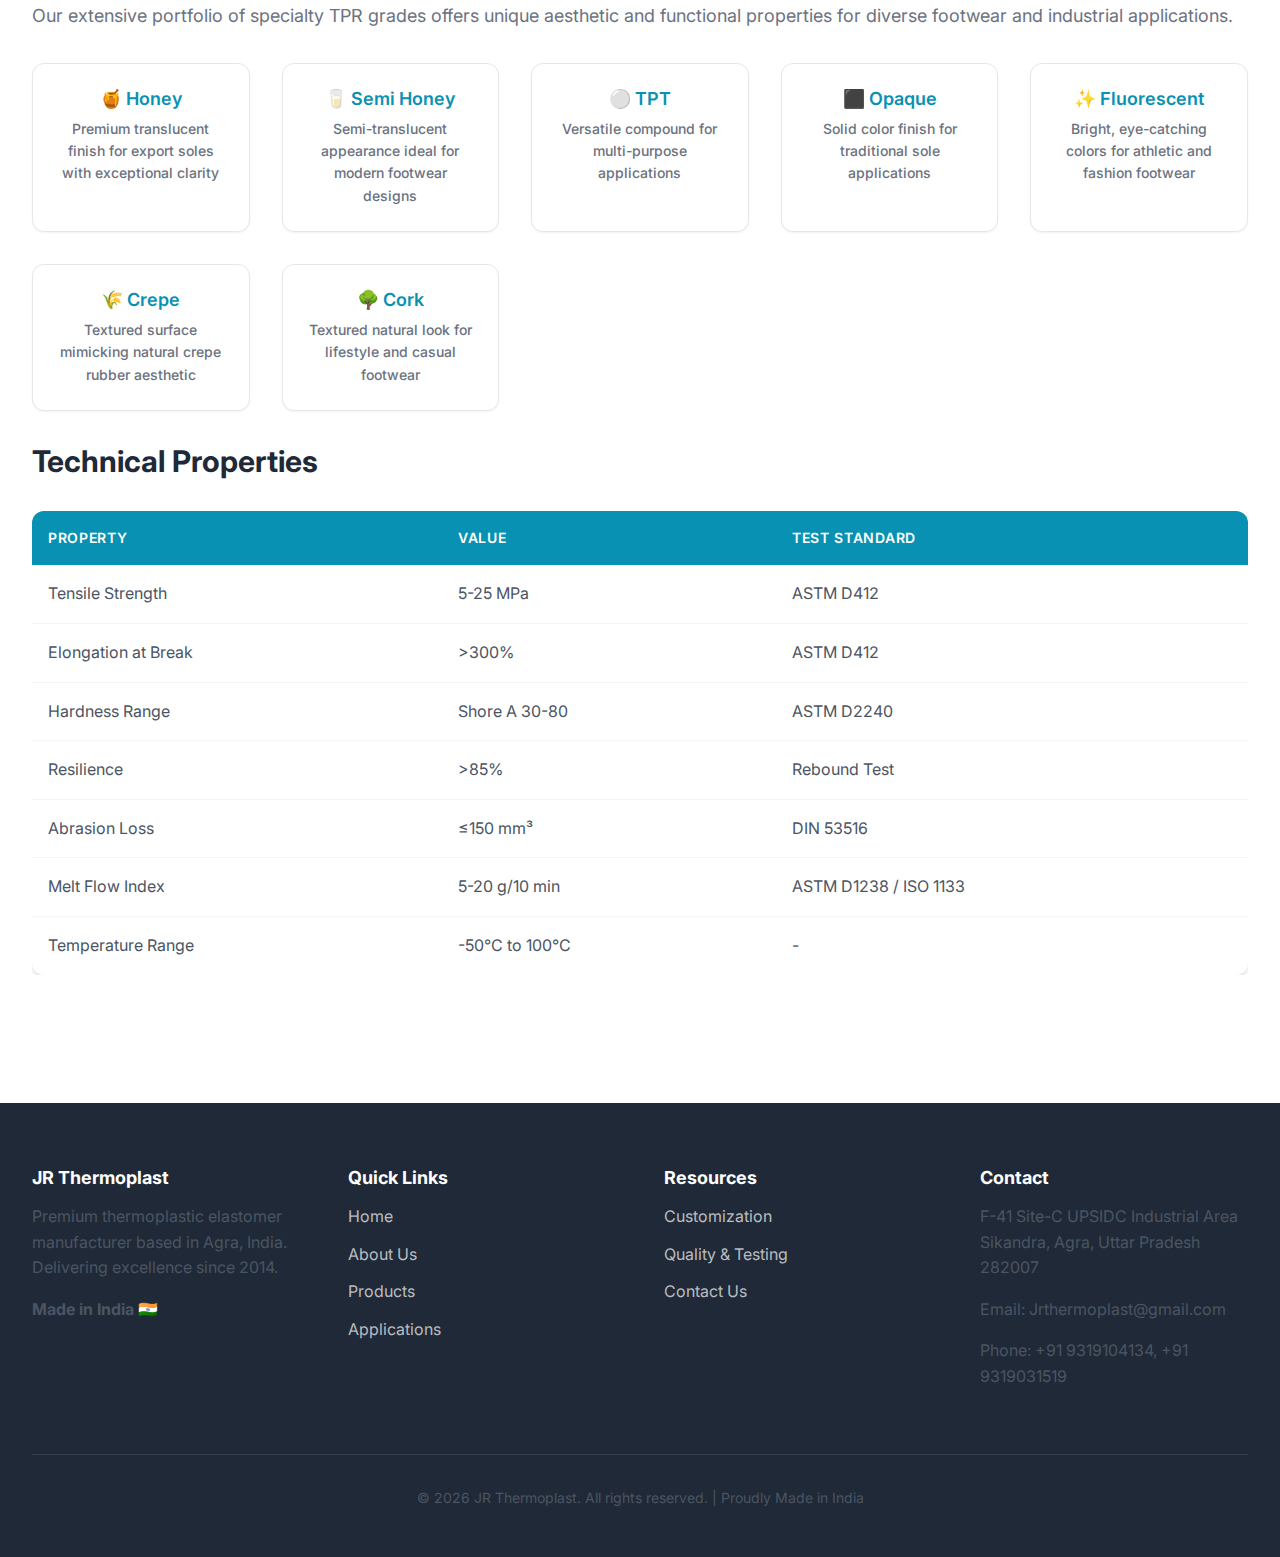
<file: products.html>
<!DOCTYPE html>
<html lang="en">
<head>
    <meta charset="UTF-8">
    <meta name="viewport" content="width=device-width, initial-scale=1.0">
    <meta name="description" content="Explore our TPR and TPE compounds with superior resilience, abrasion resistance, and customization options. Special grades include Honey, Semi Honey, TPT, Opaque, Fluorescent, Crepe, and Cork.">
    <title>Products | JR Thermoplast | TPR & TPE Compounds</title>
    
    <!-- Google Fonts -->
    <link rel="preconnect" href="https://fonts.googleapis.com">
    <link rel="preconnect" href="https://fonts.gstatic.com" crossorigin>
    <link href="https://fonts.googleapis.com/css2?family=Inter:wght@400;500;600;700&display=swap" rel="stylesheet">
    
    <!-- Stylesheet -->
    <link rel="stylesheet" href="css/styles.css?v=5">
</head>
<body>
    <!-- Navigation -->
    <nav class="navbar">
        <div class="container">
            <a href="index.html" class="navbar-brand">
                <img src="assets/logo.jpg" alt="JR Thermoplast Logo">
                JR Thermoplast
            </a>
            <button class="mobile-menu-toggle" aria-label="Toggle menu">
                <span></span>
                <span></span>
                <span></span>
            </button>
            <ul class="navbar-nav">
                <li><a href="index.html" class="nav-link">Home</a></li>
                <li><a href="about.html" class="nav-link">About</a></li>
                <li><a href="products.html" class="nav-link">Products</a></li>
                <li><a href="applications.html" class="nav-link">Applications</a></li>
                <li><a href="customization.html" class="nav-link">Customization</a></li>
                <li><a href="quality.html" class="nav-link">Quality</a></li>
                <li><a href="contact.html" class="nav-link">Contact</a></li>
            </ul>
        </div>
    </nav>

    <!-- Page Header -->
    <section class="hero">
        <div class="container">
            <div class="hero-content fade-in">
                <h1 class="hero-title">Our Products</h1>
                <p class="hero-subtitle">High-performance thermoplastic elastomers engineered for excellence</p>
            </div>
        </div>
    </section>

    <!-- Product Tabs -->
    <section class="section">
        <div class="container">
            <div class="tabs">
                <button class="tab-button active" data-tab="tpr-tab">TPR Compounds</button>
                <button class="tab-button" data-tab="tpe-tab">TPE Compounds</button>
                <button class="tab-button" data-tab="custom-tab">Custom Compounds</button>
            </div>

            <!-- TPR Tab Content -->
            <div id="tpr-tab" class="tab-content active">
                <div id="tpr">
                    <h2 class="mb-3">TPR (Thermoplastic Rubber) Compounds</h2>
                    <p class="text-lg text-light mb-4">Premium thermoplastic rubber with exceptional durability, anti-slip properties, and superior abrasion resistance. Specially formulated for footwear applications with a focus on export-grade quality.</p>
                    
                    <!-- TPR Key Benefits -->
                    <h3 class="mt-4 mb-3">Key Benefits</h3>
                    <div class="grid grid-3">
                        <div class="card">
                            <div class="card-icon">⚡</div>
                            <h4 class="card-title">Superior Resilience</h4>
                            <p class="card-text">Exceeds 85% rebound rate, ensuring rapid shape recovery and effective shock absorption under repeated stress.</p>
                        </div>
                        <div class="card">
                            <div class="card-icon">🛡️</div>
                            <h4 class="card-title">High Abrasion Resistance</h4>
                            <p class="card-text">Minimal volume loss (≤150 mm³ per DIN 53516) for exceptional longevity in high-wear scenarios.</p>
                        </div>
                        <div class="card">
                            <div class="card-icon">💪</div>
                            <h4 class="card-title">Robust Tear Strength</h4>
                            <p class="card-text">Outstanding tear resistance for demanding applications and extended product life.</p>
                        </div>
                        <div class="card">
                            <div class="card-icon">🎯</div>
                            <h4 class="card-title">Versatile Hardness Range</h4>
                            <p class="card-text">Precisely adjustable from Shore 0-100A to meet diverse rigidity needs from soft grips to semi-rigid parts.</p>
                        </div>
                        <div class="card">
                            <div class="card-icon">♻️</div>
                            <h4 class="card-title">100% Recyclable</h4>
                            <p class="card-text">No vulcanization required, supporting efficient injection molding, extrusion, and environmental sustainability.</p>
                        </div>
                        <div class="card">
                            <div class="card-icon">🌡️</div>
                            <h4 class="card-title">Environmental Stability</h4>
                            <p class="card-text">Resists chemicals, UV, ozone (≥48 hours crack-free), and temperatures from -50°C to 100°C.</p>
                        </div>
                    </div>

                    <!-- TPR Special Grades -->
                    <h3 class="mt-4 mb-3">TPR Special Grades</h3>
                    <p class="text-lg text-light mb-4">Our extensive portfolio of specialty TPR grades offers unique aesthetic and functional properties for diverse footwear and industrial applications.</p>
                    
                    <div class="grid grid-4">
                        <div class="chip" style="display: flex; flex-direction: column; align-items: center; padding: 1.5rem; text-align: center;">
                            <h4 style="font-size: 1.125rem; font-weight: 600; margin-bottom: 0.5rem; color: #0891b2;">🍯 Honey</h4>
                            <p style="font-size: 0.875rem; color: #6b7280; margin: 0;">Premium translucent finish for export soles with exceptional clarity</p>
                        </div>
                        <div class="chip" style="display: flex; flex-direction: column; align-items: center; padding: 1.5rem; text-align: center;">
                            <h4 style="font-size: 1.125rem; font-weight: 600; margin-bottom: 0.5rem; color: #0891b2;">🥛 Semi Honey</h4>
                            <p style="font-size: 0.875rem; color: #6b7280; margin: 0;">Semi-translucent appearance ideal for modern footwear designs</p>
                        </div>
                        <div class="chip" style="display: flex; flex-direction: column; align-items: center; padding: 1.5rem; text-align: center;">
                            <h4 style="font-size: 1.125rem; font-weight: 600; margin-bottom: 0.5rem; color: #0891b2;">⚪ TPT</h4>
                            <p style="font-size: 0.875rem; color: #6b7280; margin: 0;">Versatile compound for multi-purpose applications</p>
                        </div>
                        <div class="chip" style="display: flex; flex-direction: column; align-items: center; padding: 1.5rem; text-align: center;">
                            <h4 style="font-size: 1.125rem; font-weight: 600; margin-bottom: 0.5rem; color: #0891b2;">⬛ Opaque</h4>
                            <p style="font-size: 0.875rem; color: #6b7280; margin: 0;">Solid color finish for traditional sole applications</p>
                        </div>
                        <div class="chip" style="display: flex; flex-direction: column; align-items: center; padding: 1.5rem; text-align: center;">
                            <h4 style="font-size: 1.125rem; font-weight: 600; margin-bottom: 0.5rem; color: #0891b2;">✨ Fluorescent</h4>
                            <p style="font-size: 0.875rem; color: #6b7280; margin: 0;">Bright, eye-catching colors for athletic and fashion footwear</p>
                        </div>
                        <div class="chip" style="display: flex; flex-direction: column; align-items: center; padding: 1.5rem; text-align: center;">
                            <h4 style="font-size: 1.125rem; font-weight: 600; margin-bottom: 0.5rem; color: #0891b2;">🌾 Crepe</h4>
                            <p style="font-size: 0.875rem; color: #6b7280; margin: 0;">Textured surface mimicking natural crepe rubber aesthetic</p>
                        </div>
                        <div class="chip" style="display: flex; flex-direction: column; align-items: center; padding: 1.5rem; text-align: center;">
                            <h4 style="font-size: 1.125rem; font-weight: 600; margin-bottom: 0.5rem; color: #0891b2;">🌳 Cork</h4>
                            <p style="font-size: 0.875rem; color: #6b7280; margin: 0;">Textured natural look for lifestyle and casual footwear</p>
                        </div>
                    </div>

                    <!-- TPR Technical Properties -->
                    <h3 class="mt-4 mb-3">Technical Properties</h3>
                    <div class="table-container">
                        <table>
                            <thead>
                                <tr>
                                    <th>Property</th>
                                    <th>Value</th>
                                    <th>Test Standard</th>
                                </tr>
                            </thead>
                            <tbody>
                                <tr>
                                    <td>Tensile Strength</td>
                                    <td>5-25 MPa</td>
                                    <td>ASTM D412</td>
                                </tr>
                                <tr>
                                    <td>Elongation at Break</td>
                                    <td>>300%</td>
                                    <td>ASTM D412</td>
                                </tr>
                                <tr>
                                    <td>Hardness Range</td>
                                    <td>Shore A 30-80</td>
                                    <td>ASTM D2240</td>
                                </tr>
                                <tr>
                                    <td>Resilience</td>
                                    <td>>85%</td>
                                    <td>Rebound Test</td>
                                </tr>
                                <tr>
                                    <td>Abrasion Loss</td>
                                    <td>≤150 mm³</td>
                                    <td>DIN 53516</td>
                                </tr>
                                <tr>
                                    <td>Melt Flow Index</td>
                                    <td>5-20 g/10 min</td>
                                    <td>ASTM D1238 / ISO 1133</td>
                                </tr>
                                <tr>
                                    <td>Temperature Range</td>
                                    <td>-50°C to 100°C</td>
                                    <td>-</td>
                                </tr>
                            </tbody>
                        </table>
                    </div>
                </div>
            </div>

            <!-- TPE Tab Content -->
            <div id="tpe-tab" class="tab-content">
                <div id="tpe">
                    <h2 class="mb-3">TPE (Thermoplastic Elastomer) Compounds</h2>
                    <p class="text-lg text-light mb-4">Flexible, soft-touch materials ideal for seals, grips, tubing, and consumer applications. Exceptional processability with excellent UV and chemical resistance.</p>
                    
                    <!-- TPE Key Benefits -->
                    <h3 class="mt-4 mb-3">Key Benefits</h3>
                    <div class="grid grid-2">
                        <div class="card">
                            <div class="card-icon">🤲</div>
                            <h4 class="card-title">Soft-Touch Flexibility</h4>
                            <p class="card-text">Superior elastic recovery with low compression set (<50% per ASTM D395), ensuring shape retention after prolonged deformation.</p>
                        </div>
                        <div class="card">
                            <div class="card-icon">⚙️</div>
                            <h4 class="card-title">Excellent Processability</h4>
                            <p class="card-text">Melt-processible via injection molding or extrusion with short cycle times, no vulcanization required for efficient manufacturing.</p>
                        </div>
                        <div class="card">
                            <div class="card-icon">☀️</div>
                            <h4 class="card-title">UV & Chemical Resistance</h4>
                            <p class="card-text">Resists oils, UV exposure, and temperatures up to 120°C with minimal degradation for outdoor and demanding applications.</p>
                        </div>
                        <div class="card">
                            <div class="card-icon">🎨</div>
                            <h4 class="card-title">Superior Colorability</h4>
                            <p class="card-text">Accepts a broad palette of masterbatches for vibrant, custom colors from opaque to translucent, with options for matte or glossy finishes.</p>
                        </div>
                    </div>

                    <!-- TPE Technical Properties -->
                    <h3 class="mt-4 mb-3">Technical Properties</h3>
                    <div class="table-container">
                        <table>
                            <thead>
                                <tr>
                                    <th>Property</th>
                                    <th>Value</th>
                                    <th>Test Standard</th>
                                </tr>
                            </thead>
                            <tbody>
                                <tr>
                                    <td>Tensile Strength</td>
                                    <td>6-20 MPa</td>
                                    <td>ASTM D412</td>
                                </tr>
                                <tr>
                                    <td>Elongation at Break</td>
                                    <td>300-900%</td>
                                    <td>ASTM D412</td>
                                </tr>
                                <tr>
                                    <td>Tear Strength</td>
                                    <td>18-43 kN/m</td>
                                    <td>ASTM D624</td>
                                </tr>
                                <tr>
                                    <td>Hardness Range</td>
                                    <td>Shore A 30-95</td>
                                    <td>ASTM D2240</td>
                                </tr>
                                <tr>
                                    <td>Compression Set</td>
                                    <td><50%</td>
                                    <td>ASTM D395</td>
                                </tr>
                                <tr>
                                    <td>Temperature Range</td>
                                    <td>-50°C to 120°C</td>
                                    <td>-</td>
                                </tr>
                            </tbody>
                        </table>
                    </div>
                </div>
            </div>

            <!-- Custom Compounds Tab Content -->
            <div id="custom-tab" class="tab-content">
                <div id="custom">
                    <h2 class="mb-3">Custom Compounds</h2>
                    <p class="text-lg text-light mb-4">Tailored formulations designed to meet your exact specifications. From hardness tuning to color customization and export compliance, we engineer solutions that perfectly match your application requirements.</p>
                    
                    <div class="grid grid-2">
                        <div class="card">
                            <div class="card-icon">🎯</div>
                            <h4 class="card-title">Hardness Tuning</h4>
                            <p class="card-text">Precise adjustment of Shore A hardness from 30 to 95 to achieve the exact rigidity and flexibility your product demands.</p>
                        </div>
                        <div class="card">
                            <div class="card-icon">🎨</div>
                            <h4 class="card-title">Color Customization</h4>
                            <p class="card-text">Vibrant colorability with custom color matching, opacity control, and finish options (matte/glossy) with no bleeding or migration.</p>
                        </div>
                        <div class="card">
                            <div class="card-icon">☀️</div>
                            <h4 class="card-title">UV Stability Enhancement</h4>
                            <p class="card-text">Advanced UV stabilizers to prevent yellowing and degradation, maintaining color vibrancy under prolonged outdoor exposure.</p>
                        </div>
                        <div class="card">
                            <div class="card-icon">✓</div>
                            <h4 class="card-title">Export Compliance</h4>
                            <p class="card-text">Formulations meeting REACH, RoHS, SATRA, and other international standards for seamless global trade.</p>
                        </div>
                        <div class="card">
                            <div class="card-icon">⚡</div>
                            <h4 class="card-title">Performance Optimization</h4>
                            <p class="card-text">Melt flow tuning, enhanced tear resistance, improved abrasion properties, and specialized characteristics for your application.</p>
                        </div>
                        <div class="card">
                            <div class="card-icon">🤝</div>
                            <h4 class="card-title">Technical Partnership</h4>
                            <p class="card-text">Collaborative development process with expert consultation, rapid prototyping, and iterative refinement until perfection.</p>
                        </div>
                    </div>

                    <div class="cta-banner mt-4">
                        <h2>Ready for a Custom Solution?</h2>
                        <p>Our technical team will work with you to develop the perfect compound for your application</p>
                        <a href="contact.html" class="btn btn-outline btn-lg">Request a Custom Grade</a>
                    </div>
                </div>
            </div>
        </div>
    </section>

    <!-- Footer -->
    <footer class="footer">
        <div class="container">
            <div class="footer-grid">
                <div class="footer-section">
                    <h3>JR Thermoplast</h3>
                    <p>Premium thermoplastic elastomer manufacturer based in Agra, India. Delivering excellence since 2014.</p>
                    <p class="mt-2"><strong>Made in India 🇮🇳</strong></p>
                </div>
                <div class="footer-section">
                    <h3>Quick Links</h3>
                    <div class="footer-links">
                        <a href="index.html" class="footer-link">Home</a>
                        <a href="about.html" class="footer-link">About Us</a>
                        <a href="products.html" class="footer-link">Products</a>
                        <a href="applications.html" class="footer-link">Applications</a>
                    </div>
                </div>
                <div class="footer-section">
                    <h3>Resources</h3>
                    <div class="footer-links">
                        <a href="customization.html" class="footer-link">Customization</a>
                        <a href="quality.html" class="footer-link">Quality & Testing</a>
                        <a href="contact.html" class="footer-link">Contact Us</a>
                    </div>
                </div>
                <div class="footer-section">
                    <h3>Contact</h3>
                    <p>F-41 Site-C UPSIDC Industrial Area<br>Sikandra, Agra, Uttar Pradesh 282007</p>
                    <p>Email: Jrthermoplast@gmail.com</p>
                    <p>Phone: +91 9319104134, +91 9319031519</p>
                </div>
            </div>
            <div class="footer-bottom">
                <p>&copy; 2026 JR Thermoplast. All rights reserved. | Proudly Made in India</p>
            </div>
        </div>
    </footer>

    <!-- Floating CTA Button -->
    <a href="contact.html" class="floating-cta">
        <button class="btn btn-primary">Request Quote</button>
    </a>

    <!-- JavaScript -->
    <script src="js/main.js"></script>
</body>
</html>
</file>
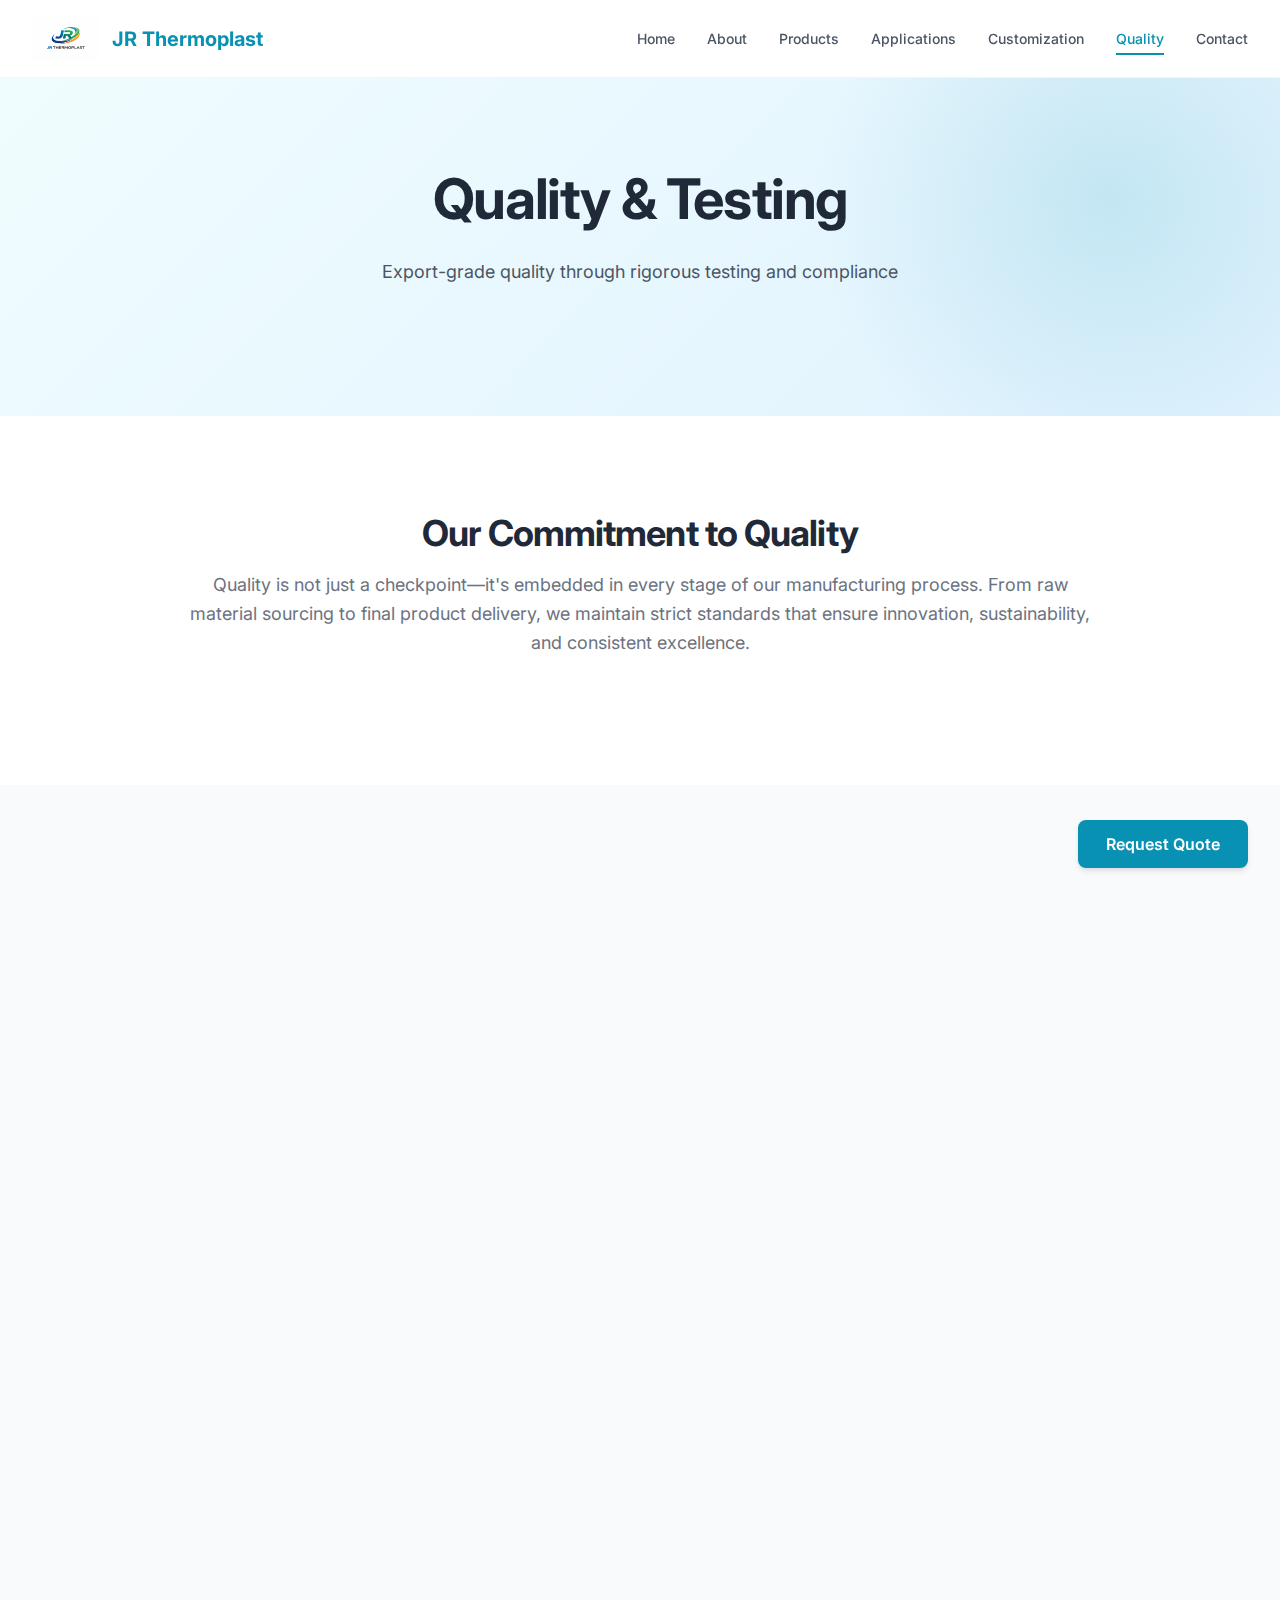
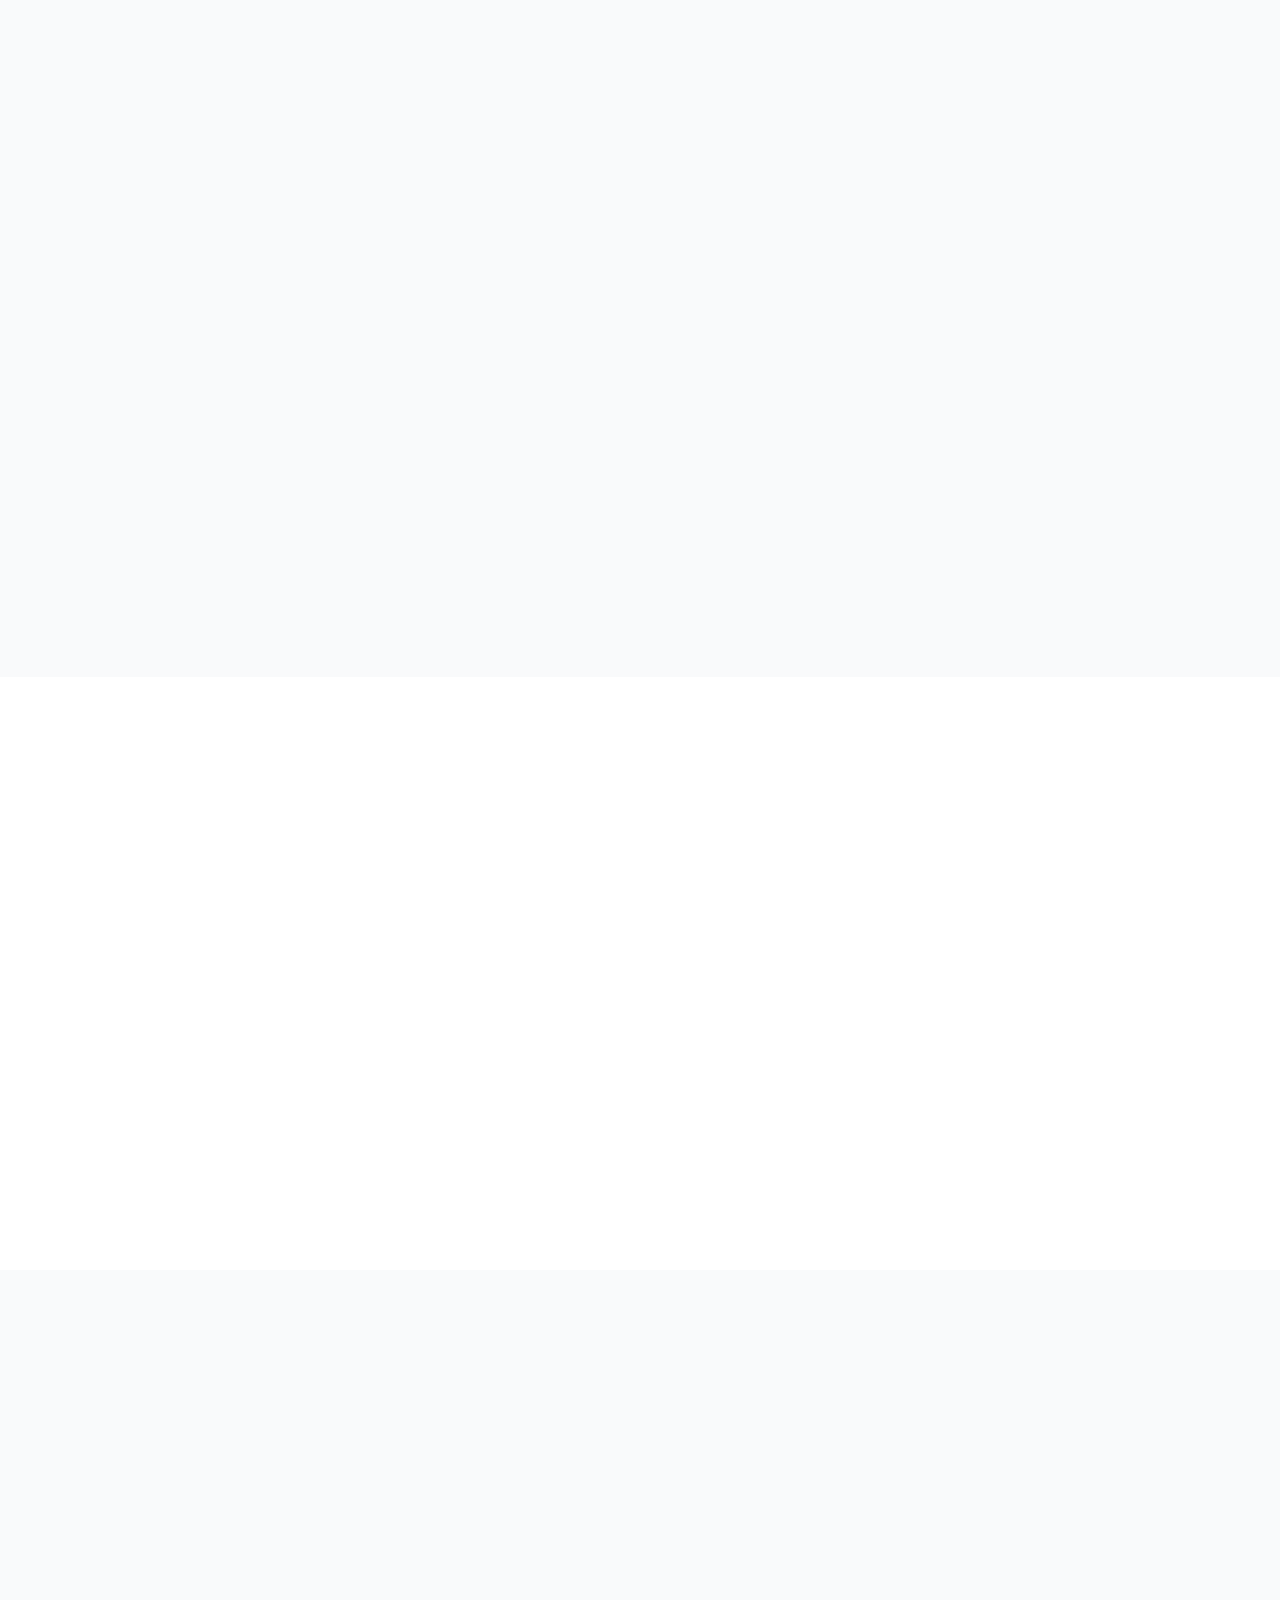
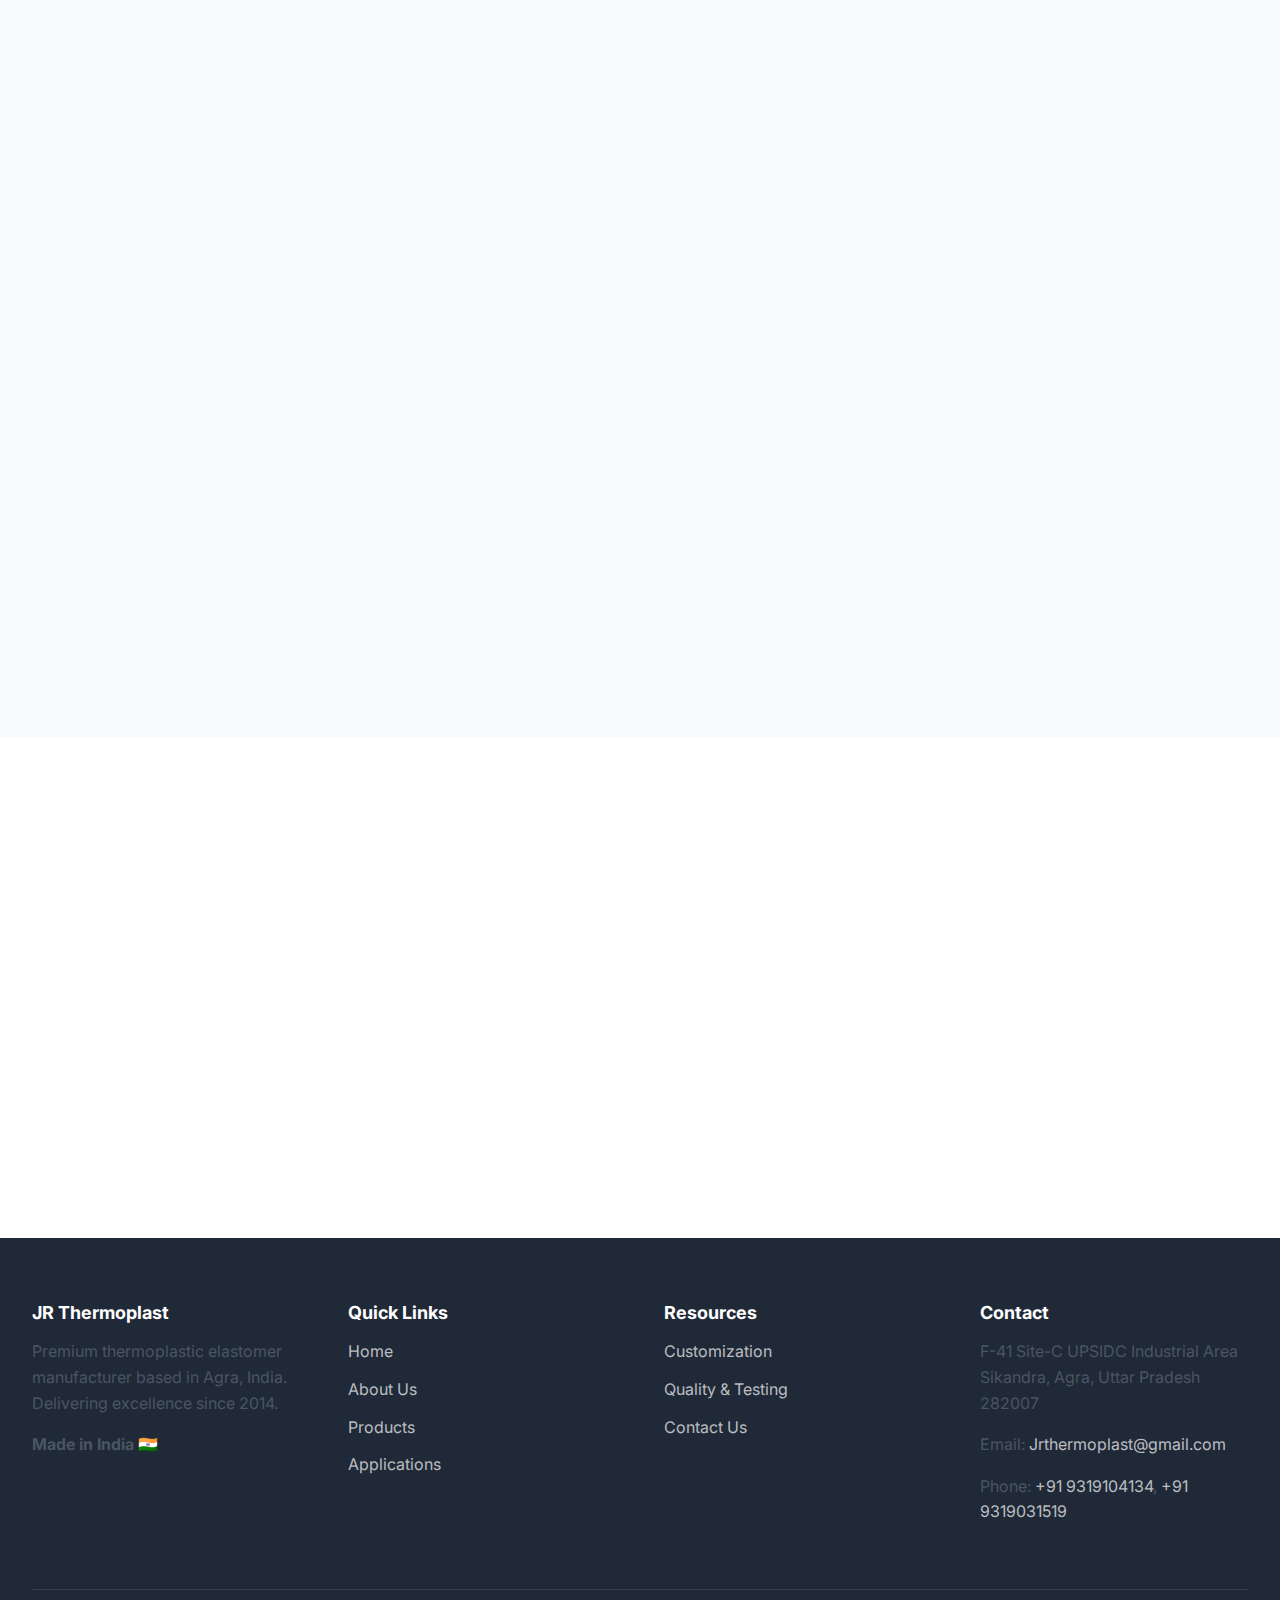
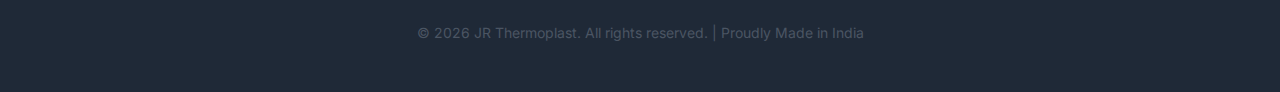
<file: quality.html>
<!DOCTYPE html>
<html lang="en">
<head>
    <meta charset="UTF-8">
    <meta name="viewport" content="width=device-width, initial-scale=1.0">
    <meta name="description" content="Quality assurance and testing standards for TPR & TPE compounds. ASTM, ISO, DIN, REACH, RoHS, and SATRA compliance with rigorous mechanical testing.">
    <title>Quality & Testing | JR Thermoplast | Standards & Compliance</title>
    
    <!-- Google Fonts -->
    <link rel="preconnect" href="https://fonts.googleapis.com">
    <link rel="preconnect" href="https://fonts.gstatic.com" crossorigin>
    <link href="https://fonts.googleapis.com/css2?family=Inter:wght@400;500;600;700&display=swap" rel="stylesheet">
    
    <!-- Stylesheet -->
    <link rel="stylesheet" href="css/styles.css?v=5">
</head>
<body>
    <!-- Navigation -->
    <nav class="navbar">
        <div class="container">
            <a href="index.html" class="navbar-brand">
                <img src="assets/logo.jpg" alt="JR Thermoplast Logo">
                JR Thermoplast
            </a>
            <button class="mobile-menu-toggle" aria-label="Toggle menu">
                <span></span>
                <span></span>
                <span></span>
            </button>
            <ul class="navbar-nav">
                <li><a href="index.html" class="nav-link">Home</a></li>
                <li><a href="about.html" class="nav-link">About</a></li>
                <li><a href="products.html" class="nav-link">Products</a></li>
                <li><a href="applications.html" class="nav-link">Applications</a></li>
                <li><a href="customization.html" class="nav-link">Customization</a></li>
                <li><a href="quality.html" class="nav-link">Quality</a></li>
                <li><a href="contact.html" class="nav-link">Contact</a></li>
            </ul>
        </div>
    </nav>

    <!-- Page Header -->
    <section class="hero">
        <div class="container">
            <div class="hero-content fade-in">
                <h1 class="hero-title">Quality & Testing</h1>
                <p class="hero-subtitle">Export-grade quality through rigorous testing and compliance</p>
            </div>
        </div>
    </section>

    <!-- Quality Commitment -->
    <section class="section">
        <div class="container">
            <div class="text-center mb-4">
                <h2 class="fade-in">Our Commitment to Quality</h2>
                <p class="text-lg fade-in section-intro__subtitle section-intro__subtitle--wide">Quality is not just a checkpoint—it's embedded in every stage of our manufacturing process. From raw material sourcing to final product delivery, we maintain strict standards that ensure innovation, sustainability, and consistent excellence.</p>
            </div>
        </div>
    </section>

    <!-- Standards & Compliance -->
    <section class="section section-gray">
        <div class="container">
            <h2 class="text-center mb-4 fade-in">Standards & Compliance</h2>
            <p class="text-center text-lg mb-4 fade-in section-intro__subtitle section-intro__subtitle--wide mb-4">Our compounds meet or exceed international standards, ensuring seamless integration into global supply chains.</p>
            
            <div class="grid grid-4">
                <div class="card fade-in text-center">
                    <div style="font-size: 3rem; margin-bottom: 1rem; color: #0891b2;">✓</div>
                    <h4 style="margin-bottom: 0.5rem; color: #0891b2;">ASTM D412</h4>
                    <p style="font-size: 0.875rem; color: #6b7280; margin: 0;">Tensile Properties</p>
                </div>
                <div class="card fade-in text-center">
                    <div style="font-size: 3rem; margin-bottom: 1rem; color: #0891b2;">✓</div>
                    <h4 style="margin-bottom: 0.5rem; color: #0891b2;">ASTM D395</h4>
                    <p style="font-size: 0.875rem; color: #6b7280; margin: 0;">Compression Set</p>
                </div>
                <div class="card fade-in text-center">
                    <div style="font-size: 3rem; margin-bottom: 1rem; color: #0891b2;">✓</div>
                    <h4 style="margin-bottom: 0.5rem; color: #0891b2;">ASTM D1238</h4>
                    <p style="font-size: 0.875rem; color: #6b7280; margin: 0;">Melt Flow Rate</p>
                </div>
                <div class="card fade-in text-center">
                    <div style="font-size: 3rem; margin-bottom: 1rem; color: #0891b2;">✓</div>
                    <h4 style="margin-bottom: 0.5rem; color: #0891b2;">ISO 1133</h4>
                    <p style="font-size: 0.875rem; color: #6b7280; margin: 0;">Melt Flow Index</p>
                </div>
                <div class="card fade-in text-center">
                    <div style="font-size: 3rem; margin-bottom: 1rem; color: #0891b2;">✓</div>
                    <h4 style="margin-bottom: 0.5rem; color: #0891b2;">DIN 53516</h4>
                    <p style="font-size: 0.875rem; color: #6b7280; margin: 0;">Abrasion Resistance</p>
                </div>
                <div class="card fade-in text-center">
                    <div style="font-size: 3rem; margin-bottom: 1rem; color: #0891b2;">✓</div>
                    <h4 style="margin-bottom: 0.5rem; color: #0891b2;">REACH</h4>
                    <p style="font-size: 0.875rem; color: #6b7280; margin: 0;">EU Compliance</p>
                </div>
                <div class="card fade-in text-center">
                    <div style="font-size: 3rem; margin-bottom: 1rem; color: #0891b2;">✓</div>
                    <h4 style="margin-bottom: 0.5rem; color: #0891b2;">RoHS</h4>
                    <p style="font-size: 0.875rem; color: #6b7280; margin: 0;">Hazardous Substances</p>
                </div>
                <div class="card fade-in text-center">
                    <div style="font-size: 3rem; margin-bottom: 1rem; color: #0891b2;">✓</div>
                    <h4 style="margin-bottom: 0.5rem; color: #0891b2;">SATRA</h4>
                    <p style="font-size: 0.875rem; color: #6b7280; margin: 0;">Footwear Testing</p>
                </div>
            </div>
        </div>
    </section>

    <!-- Durability & Stability -->
    <section class="section section-gray">
        <div class="container">
            <h2 class="text-center mb-4 fade-in">Durability & Environmental Stability</h2>
            <p class="text-center text-lg mb-4 fade-in section-intro__subtitle section-intro__subtitle--wide mb-4">Our compounds are engineered to withstand demanding environmental conditions while maintaining performance integrity.</p>
            
            <div class="grid grid-2">
                <div class="card fade-in">
                    <div class="card-icon">☀️</div>
                    <h3 class="card-title">UV Stability</h3>
                    <p class="card-text">Advanced UV stabilizers prevent degradation and maintain material properties under prolonged sunlight exposure. Ideal for outdoor applications and long-term color retention.</p>
                </div>
                <div class="card fade-in">
                    <div class="card-icon">🌐</div>
                    <h3 class="card-title">Ozone Resistance</h3>
                    <p class="card-text">≥48 hours crack-free performance in ozone exposure tests, ensuring longevity in oxidative environments and preventing premature material failure.</p>
                </div>
                <div class="card fade-in">
                    <div class="card-icon">🌡️</div>
                    <h3 class="card-title">Temperature Range</h3>
                    <p class="card-text">Performs reliably from -10°C to 70°C, with specialized formulations available up to 120°C. Maintains flexibility in cold and stability in heat.</p>
                </div>
                <div class="card fade-in">
                    <div class="card-icon">⚗️</div>
                    <h3 class="card-title">Chemical Resistance</h3>
                    <p class="card-text">Excellent resistance to oils, solvents, and common chemicals. Maintains integrity when exposed to automotive fluids, cleaning agents, and industrial chemicals.</p>
                </div>
            </div>
        </div>
    </section>

    <!-- Batch Consistency -->
    <section class="section">
        <div class="container">
            <h2 class="text-center mb-4 fade-in">Batch-to-Batch Consistency</h2>
            <p class="text-center text-lg mb-4 fade-in section-intro__subtitle section-intro__subtitle--wide mb-4">Our rigorous quality control ensures every batch meets the same exacting standards.</p>
            
            <div class="grid grid-3">
                <div class="card fade-in">
                    <div class="card-icon">🎯</div>
                    <h3 class="card-title">Hardness Precision</h3>
                    <p class="card-text">Shore A hardness maintained within ±2 points across production batches, ensuring consistent product performance and processing characteristics.</p>
                </div>
                <div class="card fade-in">
                    <div class="card-icon">🔄</div>
                    <h3 class="card-title">Melt Flow Consistency</h3>
                    <p class="card-text">Tight control of melt flow index variation ensures uniform processability and reproducible cycle times in your manufacturing operations.</p>
                </div>
                <div class="card fade-in">
                    <div class="card-icon">🎨</div>
                    <h3 class="card-title">Uniform Color Dispersion</h3>
                    <p class="card-text">Consistent color matching and dispersion across batches with no streaking, color shift, or migration issues.</p>
                </div>
            </div>
        </div>
    </section>

    <!-- FAQ Section -->
    <section class="section section-gray">
        <div class="container">
            <h2 class="text-center mb-4 fade-in">Frequently Asked Questions</h2>
            
            <div class="section-intro__subtitle section-intro__subtitle--wide">
                <div class="card fade-in mb-3">
                    <h4 style="color: #0891b2; margin-bottom: 0.75rem;">What is your minimum order quantity (MOQ)?</h4>
                    <p class="card-text">Our MOQ varies based on product type and customization requirements. For standard grades, we typically start at 500 kg. Contact us to discuss your specific needs.</p>
                </div>
                
                <div class="card fade-in mb-3">
                    <h4 style="color: #0891b2; margin-bottom: 0.75rem;">Can you match custom colors?</h4>
                    <p class="card-text">Yes! We offer custom color matching from Pantone references or physical samples. Our compounds accept masterbatches for virtually any color from opaque to translucent finishes.</p>
                </div>
                
                <div class="card fade-in mb-3">
                    <h4 style="color: #0891b2; margin-bottom: 0.75rem;">What certifications do you provide for export compliance?</h4>
                    <p class="card-text">We provide complete documentation including REACH compliance statements, RoHS declarations, test reports per ASTM/ISO/DIN standards, and SATRA test results as required.</p>
                </div>
                
                <div class="card fade-in">
                    <h4 style="color: #0891b2; margin-bottom: 0.75rem;">What is your typical lead time?</h4>
                    <p class="card-text">Standard grades typically ship within a week. Custom formulations may require a week including prototyping and testing. Rush orders can be accommodated based on availability.</p>
                </div>
            </div>
        </div>
    </section>

    <!-- CTA Section -->
    <section class="section">
        <div class="container">
            <div class="cta-banner fade-in">
                <h2>Need Technical Data Sheets or Test Reports?</h2>
                <p>Request detailed specifications and compliance documentation for our materials</p>
                <a href="contact.html" class="btn btn-outline btn-lg">Request Documentation</a>
            </div>
        </div>
    </section>

    <!-- Footer -->
    <footer class="footer">
        <div class="container">
            <div class="footer-grid">
                <div class="footer-section">
                    <h3>JR Thermoplast</h3>
                    <p>Premium thermoplastic elastomer manufacturer based in Agra, India. Delivering excellence since 2014.</p>
                    <p class="mt-2"><strong>Made in India 🇮🇳</strong></p>
                </div>
                <div class="footer-section">
                    <h3>Quick Links</h3>
                    <div class="footer-links">
                        <a href="index.html" class="footer-link">Home</a>
                        <a href="about.html" class="footer-link">About Us</a>
                        <a href="products.html" class="footer-link">Products</a>
                        <a href="applications.html" class="footer-link">Applications</a>
                    </div>
                </div>
                <div class="footer-section">
                    <h3>Resources</h3>
                    <div class="footer-links">
                        <a href="customization.html" class="footer-link">Customization</a>
                        <a href="quality.html" class="footer-link">Quality & Testing</a>
                        <a href="contact.html" class="footer-link">Contact Us</a>
                    </div>
                </div>
                <div class="footer-section">
                    <h3>Contact</h3>
                    <p>F-41 Site-C UPSIDC Industrial Area<br>Sikandra, Agra, Uttar Pradesh 282007</p>
                    <p>Email: <a href="mailto:Jrthermoplast@gmail.com" class="footer-link">Jrthermoplast@gmail.com</a></p>
                    <p>Phone: <a href="tel:+919319104134" class="footer-link">+91 9319104134</a>, <a href="tel:+919319031519" class="footer-link">+91 9319031519</a></p>
                </div>
            </div>
            <div class="footer-bottom">
                <p>&copy; 2026 JR Thermoplast. All rights reserved. | Proudly Made in India</p>
            </div>
        </div>
    </footer>

    <!-- Floating CTA Button -->
    <a href="contact.html" class="floating-cta">
        <button class="btn btn-primary">Request Quote</button>
    </a>

    <!-- JavaScript -->
    <script src="js/main.js"></script>
</body>
</html>
</file>
<file: css/styles.css>
/* ========================================
   PREMIUM B2B POLYMER MANUFACTURING WEBSITE
   Design System & Styles
   ======================================== */

/* ========================================
   CSS NAMING CONVENTION (BEM-Inspired)
   ========================================
   Block: .component-name
   Element: .component-name__element
   Modifier: .component-name--modifier
   State: .component-name.active, .is-*
   
   Examples: .card (block), .card-title (element), .card--featured (modifier)
   Utilities: .mt-1, .flex-center (no hierarchy)
   Keep selectors shallow to avoid specificity issues.
   ======================================== */

/* ========================================
   CSS CUSTOM PROPERTIES
   ======================================== */
:root {
  /* Colors */
  --color-primary: #0891b2;        /* Teal - primary accent */
  --color-primary-dark: #0e7490;   /* Deeper teal - hover states */
  --color-primary-light: #06b6d4;  /* Light teal */
  --color-bg-white: #ffffff;
  --color-bg-gray: #f9fafb;
  --color-bg-gray-light: #f3f4f6;
  --color-text-dark: #1f2937;
  --color-text-medium: #4b5563;
  --color-text-light: #6b7280;
  --color-border: #e5e7eb;
  --color-border-light: #f3f4f6;
  
  /* Typography */
  --font-primary: 'Inter', -apple-system, BlinkMacSystemFont, 'Segoe UI', sans-serif;
  --font-size-xs: 0.75rem;     /* 12px */
  --font-size-sm: 0.875rem;    /* 14px */
  --font-size-base: 1rem;      /* 16px */
  --font-size-lg: 1.125rem;    /* 18px */
  --font-size-xl: 1.25rem;     /* 20px */
  --font-size-2xl: 1.5rem;     /* 24px */
  --font-size-3xl: 1.875rem;   /* 30px */
  --font-size-4xl: 2.25rem;    /* 36px */
  --font-size-5xl: 3rem;       /* 48px */
  
  /* Spacing */
  --spacing-xs: 0.5rem;    /* 8px */
  --spacing-sm: 1rem;      /* 16px */
  --spacing-md: 1.5rem;    /* 24px */
  --spacing-lg: 2rem;      /* 32px */
  --spacing-xl: 3rem;      /* 48px */
  --spacing-2xl: 4rem;     /* 64px */
  --spacing-3xl: 6rem;     /* 96px */
  
  /* Shadows */
  --shadow-sm: 0 1px 2px 0 rgba(0, 0, 0, 0.05);
  --shadow-md: 0 4px 6px -1px rgba(0, 0, 0, 0.1), 0 2px 4px -1px rgba(0, 0, 0, 0.06);
  --shadow-lg: 0 10px 15px -3px rgba(0, 0, 0, 0.1), 0 4px 6px -2px rgba(0, 0, 0, 0.05);
  --shadow-xl: 0 20px 25px -5px rgba(0, 0, 0, 0.1), 0 10px 10px -5px rgba(0, 0, 0, 0.04);
  
  /* Border Radius */
  --radius-sm: 0.375rem;   /* 6px */
  --radius-md: 0.5rem;     /* 8px */
  --radius-lg: 0.75rem;    /* 12px */
  --radius-xl: 1rem;       /* 16px */
  
  /* Transitions */
  --transition-fast: 150ms ease-in-out;
  --transition-normal: 300ms ease-in-out;
  --transition-slow: 500ms ease-in-out;
  
  /* Container */
  --container-max: 1280px;
  --container-padding: 2rem;
}

/* ========================================
   RESET & BASE STYLES
   ======================================== */
* {
  margin: 0;
  padding: 0;
  box-sizing: border-box;
}

html {
  scroll-behavior: smooth;
  font-size: 16px;
}

body {
  font-family: var(--font-primary);
  font-size: var(--font-size-base);
  line-height: 1.6;
  color: var(--color-text-dark);
  background-color: var(--color-bg-white);
  -webkit-font-smoothing: antialiased;
  -moz-osx-font-smoothing: grayscale;
}

img {
  max-width: 100%;
  height: auto;
  display: block;
}

a {
  color: inherit;
  text-decoration: none;
  transition: color var(--transition-fast);
}

button {
  font-family: inherit;
  cursor: pointer;
  border: none;
  background: none;
}

ul, ol {
  list-style: none;
}

/* ========================================
   TYPOGRAPHY
   ======================================== */
h1, h2, h3, h4, h5, h6 {
  font-weight: 700;
  line-height: 1.2;
  color: var(--color-text-dark);
  margin-bottom: 1rem;
}

h1 {
  font-size: var(--font-size-5xl);
  letter-spacing: -0.025em;
}

h2 {
  font-size: clamp(var(--font-size-2xl), 5vw, var(--font-size-4xl));
  letter-spacing: -0.025em;
}

h3 {
  font-size: clamp(var(--font-size-xl), 4vw, var(--font-size-3xl));
}

h4 {
  font-size: var(--font-size-2xl);
}

h5 {
  font-size: var(--font-size-xl);
}

h6 {
  font-size: var(--font-size-lg);
}

p {
  margin-bottom: 1rem;
  color: var(--color-text-medium);
}

.text-lg {
  font-size: var(--font-size-lg);
}

.text-sm {
  font-size: var(--font-size-sm);
}

.text-center {
  text-align: center;
}

.text-light {
  color: var(--color-text-light);
}

/* ========================================
   LAYOUT
   ======================================== */
.container {
  max-width: var(--container-max);
  margin: 0 auto;
  padding: 0 var(--container-padding);
}

.section {
  padding: var(--spacing-3xl) 0;
}

.section-gray {
  background-color: var(--color-bg-gray);
}

.grid {
  display: grid;
  gap: var(--spacing-lg);
}

.grid-2 {
  grid-template-columns: repeat(auto-fit, minmax(280px, 1fr));
}

.grid-3 {
  grid-template-columns: repeat(auto-fit, minmax(250px, 1fr));
}

.grid-4 {
  grid-template-columns: repeat(auto-fit, minmax(200px, 1fr));
}

.flex {
  display: flex;
  gap: var(--spacing-md);
}

.flex-center {
  display: flex;
  align-items: center;
  justify-content: center;
}

.flex-between {
  display: flex;
  align-items: center;
  justify-content: space-between;
}

.flex-wrap {
  flex-wrap: wrap;
}

/* ========================================
   NAVIGATION
   ======================================== */
.navbar {
  position: fixed;
  top: 0;
  left: 0;
  right: 0;
  z-index: 1000;
  background-color: rgba(255, 255, 255, 0.95);
  backdrop-filter: blur(10px);
  border-bottom: 1px solid var(--color-border-light);
  transition: all var(--transition-normal);
}

.navbar.scrolled {
  box-shadow: var(--shadow-md);
}

.navbar .container {
  display: flex;
  align-items: center;
  justify-content: space-between;
  padding-top: 1rem;
  padding-bottom: 1rem;
}

.navbar-brand {
  font-size: var(--font-size-xl);
  font-weight: 700;
  color: var(--color-primary);
  display: flex;
  align-items: center;
  gap: 0.75rem;
}

.navbar-brand img {
  height: 45px;
  width: auto;
  aspect-ratio: auto;
}

.navbar-nav {
  display: flex;
  align-items: center;
  gap: var(--spacing-lg);
}

.nav-link {
  font-size: var(--font-size-sm);
  font-weight: 500;
  color: var(--color-text-medium);
  padding: 0.5rem 0;
  position: relative;
  transition: color var(--transition-fast);
}

.nav-link:hover,
.nav-link.active {
  color: var(--color-primary);
}

.nav-link::after {
  content: '';
  position: absolute;
  bottom: 0;
  left: 0;
  width: 0;
  height: 2px;
  background-color: var(--color-primary);
  transition: width var(--transition-normal);
}

.nav-link:hover::after,
.nav-link.active::after {
  width: 100%;
}

.mobile-menu-toggle {
  display: none;
  flex-direction: column;
  gap: 5px;
  padding: 0.5rem;
}

.mobile-menu-toggle span {
  width: 25px;
  height: 2px;
  background-color: var(--color-text-dark);
  transition: all var(--transition-fast);
}

/* ========================================
   BUTTONS
   ======================================== */
.btn {
  display: inline-flex;
  align-items: center;
  justify-content: center;
  gap: 0.5rem;
  padding: 0.875rem 1.75rem;
  font-size: var(--font-size-base);
  font-weight: 600;
  border-radius: var(--radius-md);
  transition: all var(--transition-normal);
  text-align: center;
  white-space: nowrap;
}

.btn-primary {
  background-color: var(--color-primary);
  color: white;
  box-shadow: var(--shadow-md);
}

.btn-primary:hover {
  background-color: var(--color-primary-dark);
  transform: translateY(-2px);
  box-shadow: var(--shadow-lg);
}

.btn-outline {
  border: 2px solid var(--color-primary);
  color: var(--color-primary);
  background-color: transparent;
}

.btn-outline:hover {
  background-color: var(--color-primary);
  color: white;
  transform: translateY(-2px);
}

.btn-lg {
  padding: 1.125rem 2.25rem;
  font-size: var(--font-size-lg);
}

.btn-sm {
  padding: 0.625rem 1.25rem;
  font-size: var(--font-size-sm);
}

/* ========================================
   CARDS
   ======================================== */
.card,
.industry-card {
  background-color: var(--color-bg-white);
  border-radius: var(--radius-lg);
  padding: var(--spacing-lg);
  box-shadow: var(--shadow-md);
  transition: all var(--transition-normal);
}

.card:hover,
.industry-card:hover {
  transform: translateY(-5px);
  box-shadow: var(--shadow-xl);
}

.card-title {
  font-size: var(--font-size-xl);
  font-weight: 700;
  margin-bottom: 0.75rem;
  color: var(--color-text-dark);
}

.card-text {
  color: var(--color-text-medium);
  line-height: 1.7;
}

.card-icon {
  width: 56px;
  height: 56px;
  display: flex;
  align-items: center;
  justify-content: center;
  background-color: rgba(8, 145, 178, 0.1);
  border-radius: var(--radius-md);
  margin-bottom: 1rem;
  font-size: var(--font-size-3xl);
  color: var(--color-primary);
}

/* ========================================
   HERO SECTION
   ======================================== */
.hero {
  padding: 6rem 0 var(--spacing-3xl);
  background: linear-gradient(135deg, #f0fdff 0%, #e0f2fe 100%);
  position: relative;
  overflow: hidden;
  margin-top: 70px;
}

.hero::before {
  content: '';
  position: absolute;
  top: -50%;
  right: -10%;
  width: 600px;
  height: 600px;
  background: radial-gradient(circle, rgba(8, 145, 178, 0.15) 0%, transparent 70%);
  border-radius: 50%;
}

.hero-content {
  max-width: 800px;
  margin: 0 auto;
  text-align: center;
  position: relative;
  z-index: 1;
}

.hero-title {
  font-size: clamp(2rem, 5vw, 3.5rem);
  margin-bottom: 1.5rem;
  color: var(--color-text-dark);
}

.hero-subtitle {
  font-size: var(--font-size-lg);
  color: var(--color-text-medium);
  margin-bottom: 2rem;
  line-height: 1.7;
}

.hero-buttons {
  display: flex;
  gap: var(--spacing-md);
  justify-content: center;
  flex-wrap: wrap;
}

/* ========================================
   STATS SECTION
   ======================================== */
.stats-grid {
  display: grid;
  grid-template-columns: repeat(auto-fit, minmax(250px, 1fr));
  gap: var(--spacing-lg);
}

.stat-card {
  text-align: center;
  padding: var(--spacing-lg);
  background: white;
  border-radius: var(--radius-lg);
  box-shadow: var(--shadow-md);
}

.stat-number {
  font-size: var(--font-size-4xl);
  font-weight: 700;
  color: var(--color-primary);
  margin-bottom: 0.5rem;
}

.stat-label {
  font-size: var(--font-size-base);
  color: var(--color-text-medium);
}

/* ========================================
   BADGES & CHIPS
   ======================================== */
.badge {
  display: inline-block;
  padding: 10px 20px;
  margin: 6px;
  background-color: rgba(8, 145, 178, 0.08);
  color: var(--color-primary);
  border-radius: 9999px;
  font-size: 14px;
  font-weight: 500;
  white-space: nowrap;
  transition: all var(--transition-fast);
  border: 1px solid rgba(8, 145, 178, 0.15);
  box-sizing: border-box;
}

.badge:hover {
  background-color: rgba(8, 145, 178, 0.15);
  border-color: rgba(8, 145, 178, 0.3);
  transform: translateY(-1px);
  box-shadow: 0 2px 8px rgba(8, 145, 178, 0.15);
}

.badge-grid {
  display: flex;
  flex-wrap: wrap;
  flex-direction: row;
  justify-content: center;
  align-items: center;
  max-width: 1400px;
  margin: -6px auto;
  padding: 0 20px;
}

.chip {
  padding: 0.75rem 1.5rem;
  background-color: white;
  border: 1px solid var(--color-border);
  border-radius: var(--radius-lg);
  font-size: var(--font-size-sm);
  font-weight: 500;
  box-shadow: var(--shadow-sm);
  transition: all var(--transition-fast);
}

.chip:hover {
  border-color: var(--color-primary);
  transform: translateY(-2px);
}

/* ========================================
   INDUSTRY ICONS
   ======================================== */
.industry-icon {
  width: 80px;
  height: 80px;
  margin: 0 auto 1rem;
  display: flex;
  align-items: center;
  justify-content: center;
  background: linear-gradient(135deg, var(--color-primary) 0%, var(--color-primary-light) 100%);
  border-radius: var(--radius-lg);
  font-size: var(--font-size-4xl);
  color: white;
}

.industry-name {
  font-size: var(--font-size-lg);
  font-weight: 600;
  margin-bottom: 0.5rem;
}

.industry-desc {
  font-size: var(--font-size-sm);
  color: var(--color-text-light);
}

/* ========================================
   TABLES
   ======================================== */
.table-container {
  overflow-x: auto;
  margin: var(--spacing-lg) 0;
}

table {
  width: 100%;
  border-collapse: collapse;
  background-color: white;
  border-radius: var(--radius-lg);
  overflow: hidden;
  box-shadow: var(--shadow-md);
}

thead {
  background-color: var(--color-primary);
  color: white;
}

th {
  padding: var(--spacing-sm);
  text-align: left;
  font-weight: 600;
  font-size: var(--font-size-sm);
  text-transform: uppercase;
  letter-spacing: 0.05em;
}

td {
  padding: var(--spacing-sm);
  border-bottom: 1px solid var(--color-border-light);
  color: var(--color-text-medium);
}

tbody tr:hover {
  background-color: var(--color-bg-gray);
}

tbody tr:last-child td {
  border-bottom: none;
}

/* ========================================
   FORMS
   ======================================== */
.form-group {
  margin-bottom: var(--spacing-md);
}

.form-label {
  display: block;
  margin-bottom: 0.5rem;
  font-weight: 500;
  color: var(--color-text-dark);
}

.form-input,
.form-textarea,
.form-select {
  width: 100%;
  padding: 0.875rem 1rem;
  font-family: inherit;
  font-size: var(--font-size-base);
  color: var(--color-text-dark);
  background-color: white;
  border: 1px solid var(--color-border);
  border-radius: var(--radius-md);
  transition: all var(--transition-fast);
}

.form-input:focus,
.form-textarea:focus,
.form-select:focus {
  outline: none;
  border-color: var(--color-primary);
  box-shadow: 0 0 0 3px rgba(8, 145, 178, 0.1);
}

.form-textarea {
  resize: vertical;
  min-height: 150px;
}

/* ========================================
   FORM FEEDBACK MESSAGES
   ======================================== */
.form-feedback {
  padding: var(--spacing-sm);
  margin-bottom: var(--spacing-md);
  border-radius: var(--radius-md);
  font-weight: 500;
  animation: slideDown 0.3s ease-out;
  border-left: 4px solid;
}

.form-feedback--error {
  background-color: #fee2e2;
  color: #991b1b;
  border-left-color: #dc2626;
}

.form-feedback--success {
  background-color: #dcfce7;
  color: #166534;
  border-left-color: #22c55e;
}

@keyframes slideDown {
  from {
    opacity: 0;
    transform: translateY(-10px);
  }
  to {
    opacity: 1;
    transform: translateY(0);
  }
}

/* ========================================
   CTA SECTIONS
   ======================================== */
.cta-banner {
  background: linear-gradient(135deg, var(--color-primary) 0%, var(--color-primary-dark) 100%);
  color: white;
  padding: var(--spacing-2xl) var(--spacing-lg);
  border-radius: var(--radius-xl);
  text-align: center;
  box-shadow: var(--shadow-xl);
}

.cta-banner h2 {
  color: white;
  margin-bottom: 1rem;
}

.cta-banner p {
  color: rgba(255, 255, 255, 0.9);
  margin-bottom: 1.5rem;
  font-size: var(--font-size-lg);
}

/* ========================================
   FLOATING CTA BUTTON
   ======================================== */
.floating-cta {
  position: fixed;
  bottom: 2rem;
  right: 2rem;
  z-index: 999;
  animation: float 3s ease-in-out infinite;
}

/* Hide floating CTA on contact page to prevent form interference */
.contact-form-page .floating-cta {
  display: none;
}

@keyframes float {
  0%, 100% { transform: translateY(0); }
  50% { transform: translateY(-10px); }
}

/* ========================================
   FOOTER
   ======================================== */
.footer {
  background-color: var(--color-text-dark);
  color: rgba(255, 255, 255, 0.8);
  padding: var(--spacing-2xl) 0 var(--spacing-lg);
}

.footer-grid {
  display: grid;
  grid-template-columns: repeat(auto-fit, minmax(250px, 1fr));
  gap: var(--spacing-xl);
  margin-bottom: var(--spacing-xl);
}

.footer-section h3 {
  color: white;
  font-size: var(--font-size-lg);
  margin-bottom: 1rem;
}

.footer-links {
  display: flex;
  flex-direction: column;
  gap: 0.75rem;
}

.footer-link {
  color: rgba(255, 255, 255, 0.7);
  transition: color var(--transition-fast);
}

.footer-link:hover {
  color: var(--color-primary-light);
}

.footer-bottom {
  text-align: center;
  padding-top: var(--spacing-lg);
  border-top: 1px solid rgba(255, 255, 255, 0.1);
  color: rgba(255, 255, 255, 0.6);
  font-size: var(--font-size-sm);
}

/* ========================================
   TABS
   ======================================== */
.tabs {
  display: flex;
  gap: var(--spacing-sm);
  margin-bottom: var(--spacing-xl);
  border-bottom: 2px solid var(--color-border-light);
  flex-wrap: wrap;
}

.tab-button {
  padding: var(--spacing-sm) var(--spacing-md);
  font-size: var(--font-size-base);
  font-weight: 500;
  color: var(--color-text-medium);
  background: none;
  border: none;
  border-bottom: 3px solid transparent;
  cursor: pointer;
  transition: color var(--transition-fast);
  position: relative;
  bottom: -2px;
}

.tab-button:hover,
.tab-button.active {
  color: var(--color-primary);
}

.tab-button.active {
  border-bottom-color: var(--color-primary);
}

.tab-content {
  display: none;
  animation: fadeIn 0.3s ease-in-out;
}

.tab-content.active {
  display: block;
}

@keyframes fadeIn {
  from { opacity: 0; transform: translateY(10px); }
  to { opacity: 1; transform: translateY(0); }
}

/* ========================================
   ANIMATIONS
   ======================================== */
.fade-in {
  opacity: 0;
  transform: translateY(30px);
  transition: all var(--transition-slow);
}

.fade-in.visible {
  opacity: 1;
  transform: translateY(0);
}

/* ========================================
   RESPONSIVE DESIGN
   ======================================== */
@media (max-width: 1024px) and (min-width: 769px) {
  .grid-3,
  .grid-4 {
    grid-template-columns: repeat(2, 1fr);
  }
  
  .stats-grid {
    grid-template-columns: repeat(2, 1fr);
  }
}

@media (max-width: 768px) {
  :root {
    --container-padding: 1rem;
    --spacing-3xl: 4rem;
    --spacing-2xl: 3rem;
  }
  
  .navbar-nav {
    display: none;
    position: absolute;
    top: 100%;
    left: 0;
    right: 0;
    background-color: white;
    flex-direction: column;
    padding: var(--spacing-md);
    box-shadow: var(--shadow-lg);
    gap: 0;
  }
  
  .navbar-nav.active {
    display: flex;
  }
  
  .nav-link {
    padding: 0.75rem;
    width: 100%;
  }
  
  .mobile-menu-toggle {
    display: flex;
  }
  
  .hero {
    padding: 5rem 0 var(--spacing-2xl);
  }
  
  .hero-buttons {
    flex-direction: column;
    align-items: stretch;
    gap: 1rem;
  }
  
  .grid-2,
  .grid-3,
  .grid-4 {
    grid-template-columns: 1fr;
  }
  
  h1 {
    font-size: var(--font-size-4xl);
  }
  
  h2 {
    font-size: var(--font-size-3xl);
  }
  
  .floating-cta {
    bottom: 1rem;
    right: 1rem;
  }
}

@media (max-width: 480px) {
  .btn {
    padding: 0.75rem 1.25rem;
  }
  
  .stat-number {
    font-size: var(--font-size-3xl);
  }
  
  .tabs {
    overflow-x: auto;
  }
  
  .tab-button {
    white-space: nowrap;
  }
  
  /* Contact form: single column on very small phones */
  #contact-form {
    display: block;
  }
  
  #contact-form .form-group {
    margin-bottom: 1.5rem;
  }
}

/* ========================================
   UTILITY CLASSES
   ======================================== */
.mt-1 { margin-top: var(--spacing-xs); }
.mt-2 { margin-top: var(--spacing-sm); }
.mt-3 { margin-top: var(--spacing-md); }
.mt-4 { margin-top: var(--spacing-lg); }

.mb-1 { margin-bottom: var(--spacing-xs); }
.mb-2 { margin-bottom: var(--spacing-sm); }
.mb-3 { margin-bottom: var(--spacing-md); }
.mb-4 { margin-bottom: var(--spacing-lg); }

.pt-4 { padding-top: var(--spacing-lg); }
.pb-4 { padding-bottom: var(--spacing-lg); }

.hidden { display: none; }
.visible { display: block; }

/* ========================================
   PHASE 2: SECTION INTRO & LAYOUT UTILITIES
   ======================================== */
/* Section intro block: centered heading + subtitle with consistent spacing */
.section-intro {
  text-align: center;
}

.section-intro__heading {
  margin-bottom: 0.25rem;
}

.section-intro__subtitle {
  max-width: 800px;
  margin: 1rem auto 0;
  color: var(--color-text-light);
  font-size: var(--font-size-lg);
}

/* Variant for wider subtitles (900px instead of 800px) */
.section-intro__subtitle--wide {
  max-width: 900px;
}

/* Application list grid utility */
.grid-list-2col {
  display: grid;
  grid-template-columns: repeat(auto-fit, minmax(250px, 1fr));
  gap: 1rem;
}

/* Flex list with proper alignment */
.list-flex {
  display: flex;
  align-items: center;
  gap: 1.5rem;
  margin-bottom: 1.5rem;
}

/* Centered flex column */
.flex-center-col {
  display: flex;
  flex-direction: column;
  align-items: center;
}

/* Utilities for common spacing patterns */
.mx-auto {
  margin-left: auto;
  margin-right: auto;
}

.max-w-800 {
  max-width: 800px;
}

.max-w-900 {
  max-width: 900px;
}

.gap-md {
  gap: var(--spacing-md);
}

.gap-lg {
  gap: var(--spacing-lg);
}

.align-start {
  align-items: start;
}

/* Contact form card styling */
.contact-form-card {
  background: white;
  padding: 2rem;
  border-radius: 12px;
  box-shadow: 0 4px 6px rgba(0, 0, 0, 0.1);
}

/* Width utilities */
.w-full {
  width: 100%;
}

/* Applications page styling */
.app-list-item {
  display: flex;
  align-items: start;
  gap: var(--spacing-xs);
}

.app-bullet {
  color: var(--color-primary);
  font-weight: bold;
}

.app-section-header {
  margin-top: var(--spacing-md);
  margin-bottom: var(--spacing-sm);
  color: var(--color-primary);
}

.badge-grid--start {
  justify-content: flex-start;
}

/* reCAPTCHA Styling */
.g-recaptcha {
  display: flex;
  justify-content: center;
  margin: var(--spacing-md) 0;
}

@media (max-width: 768px) {
  .g-recaptcha {
    transform: scale(0.9);
    transform-origin: left;
  }
}
</file>
